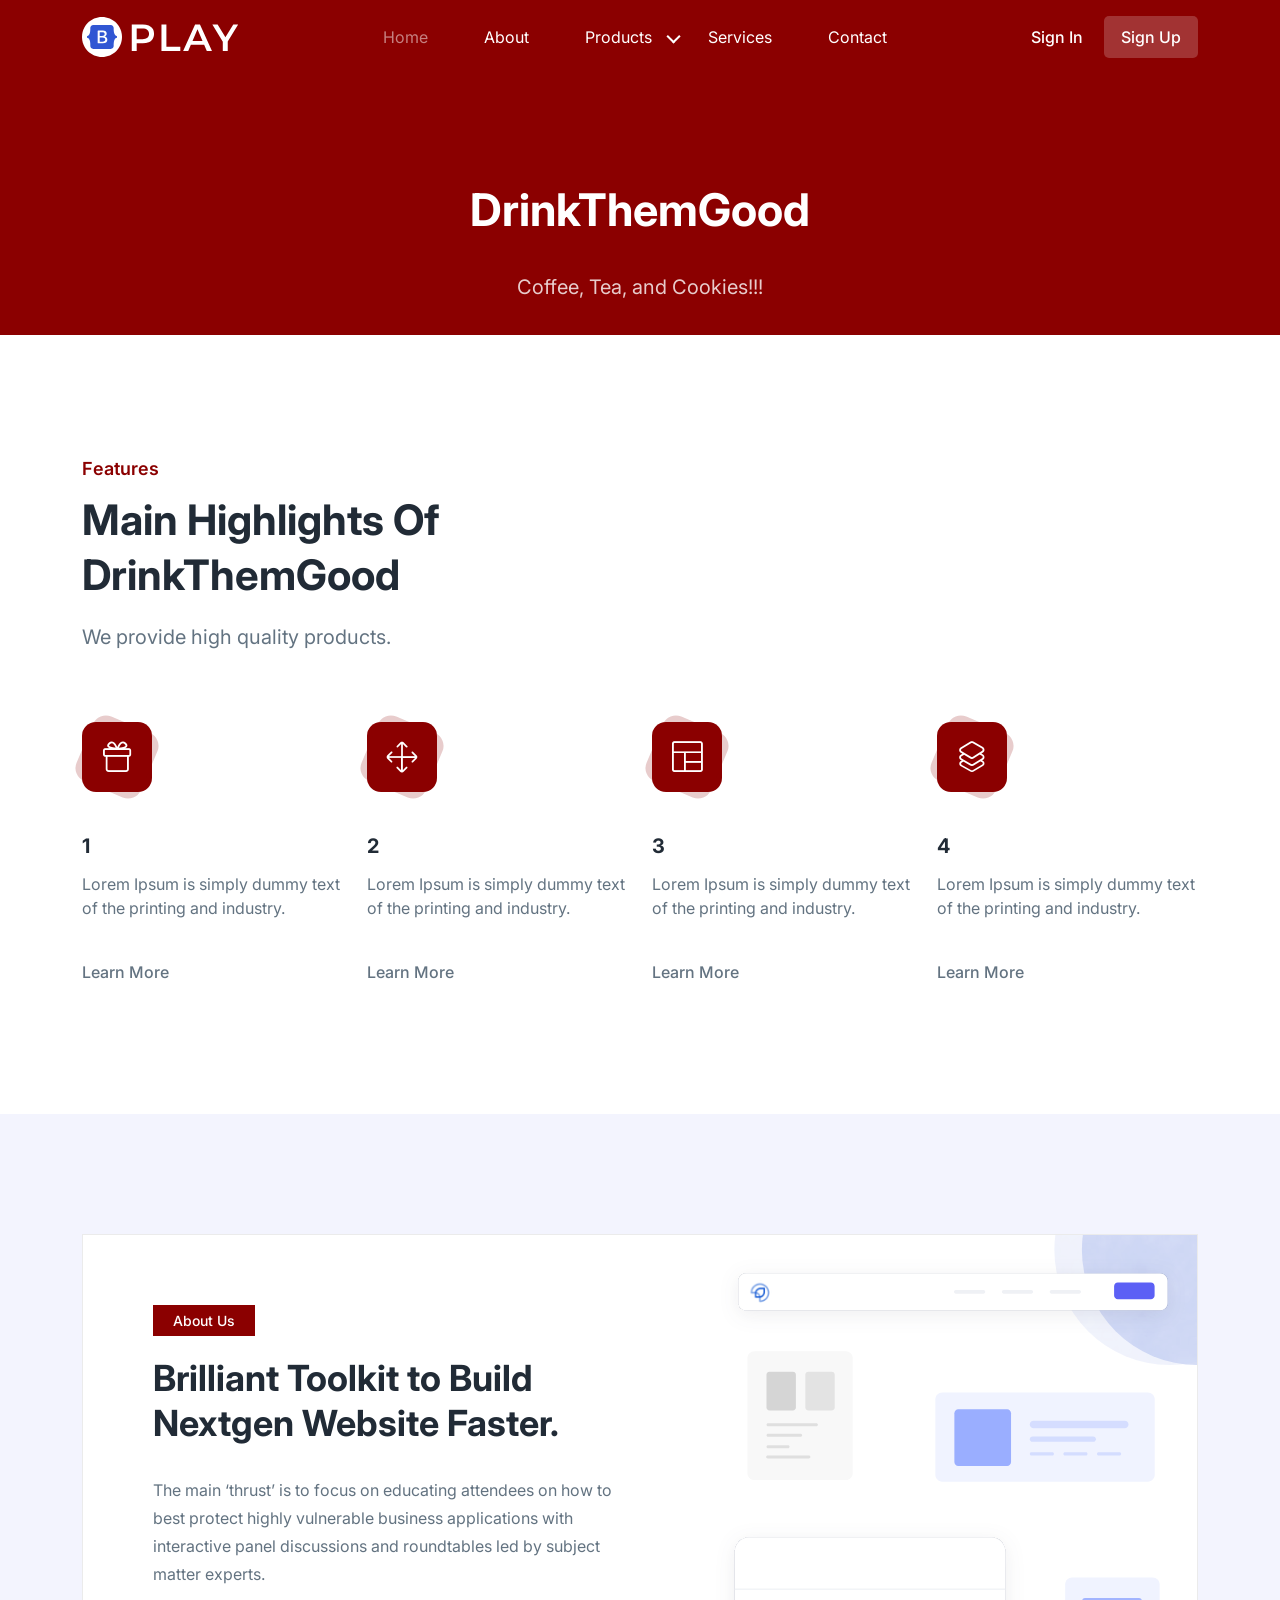
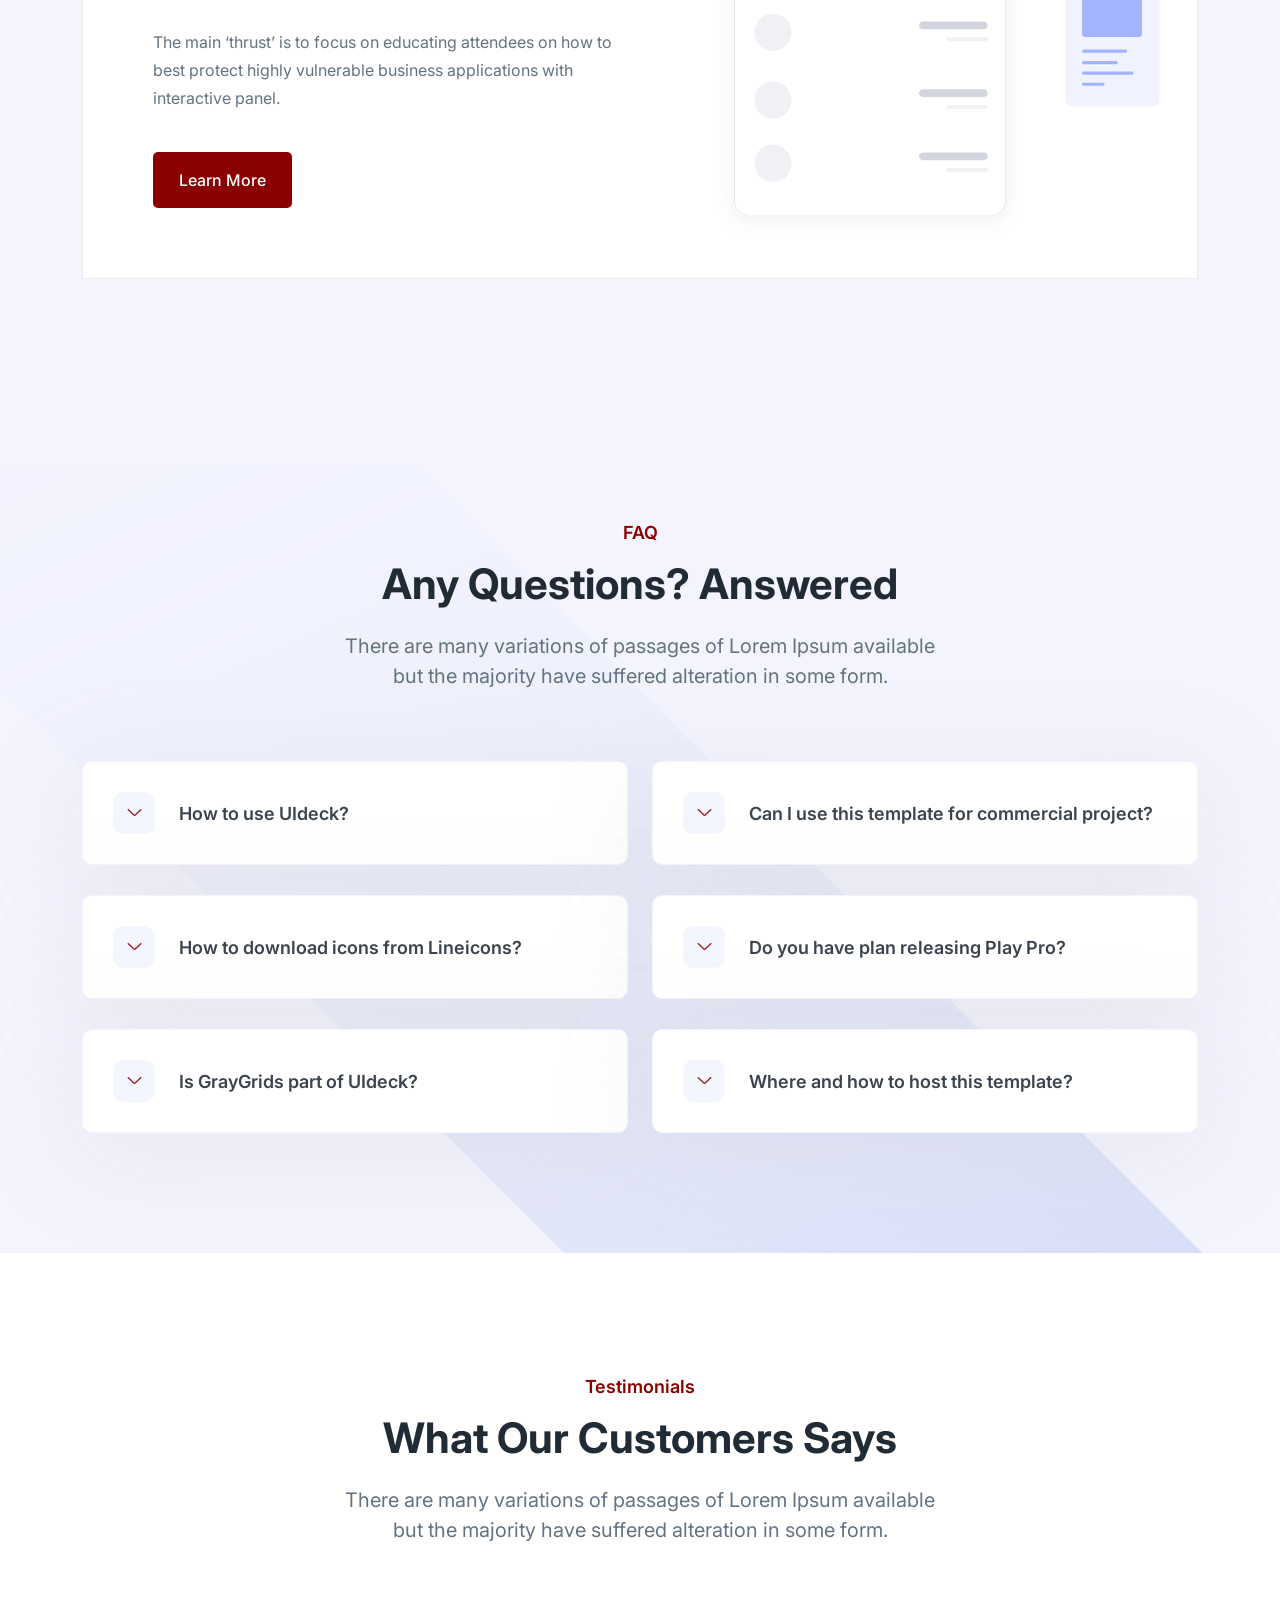
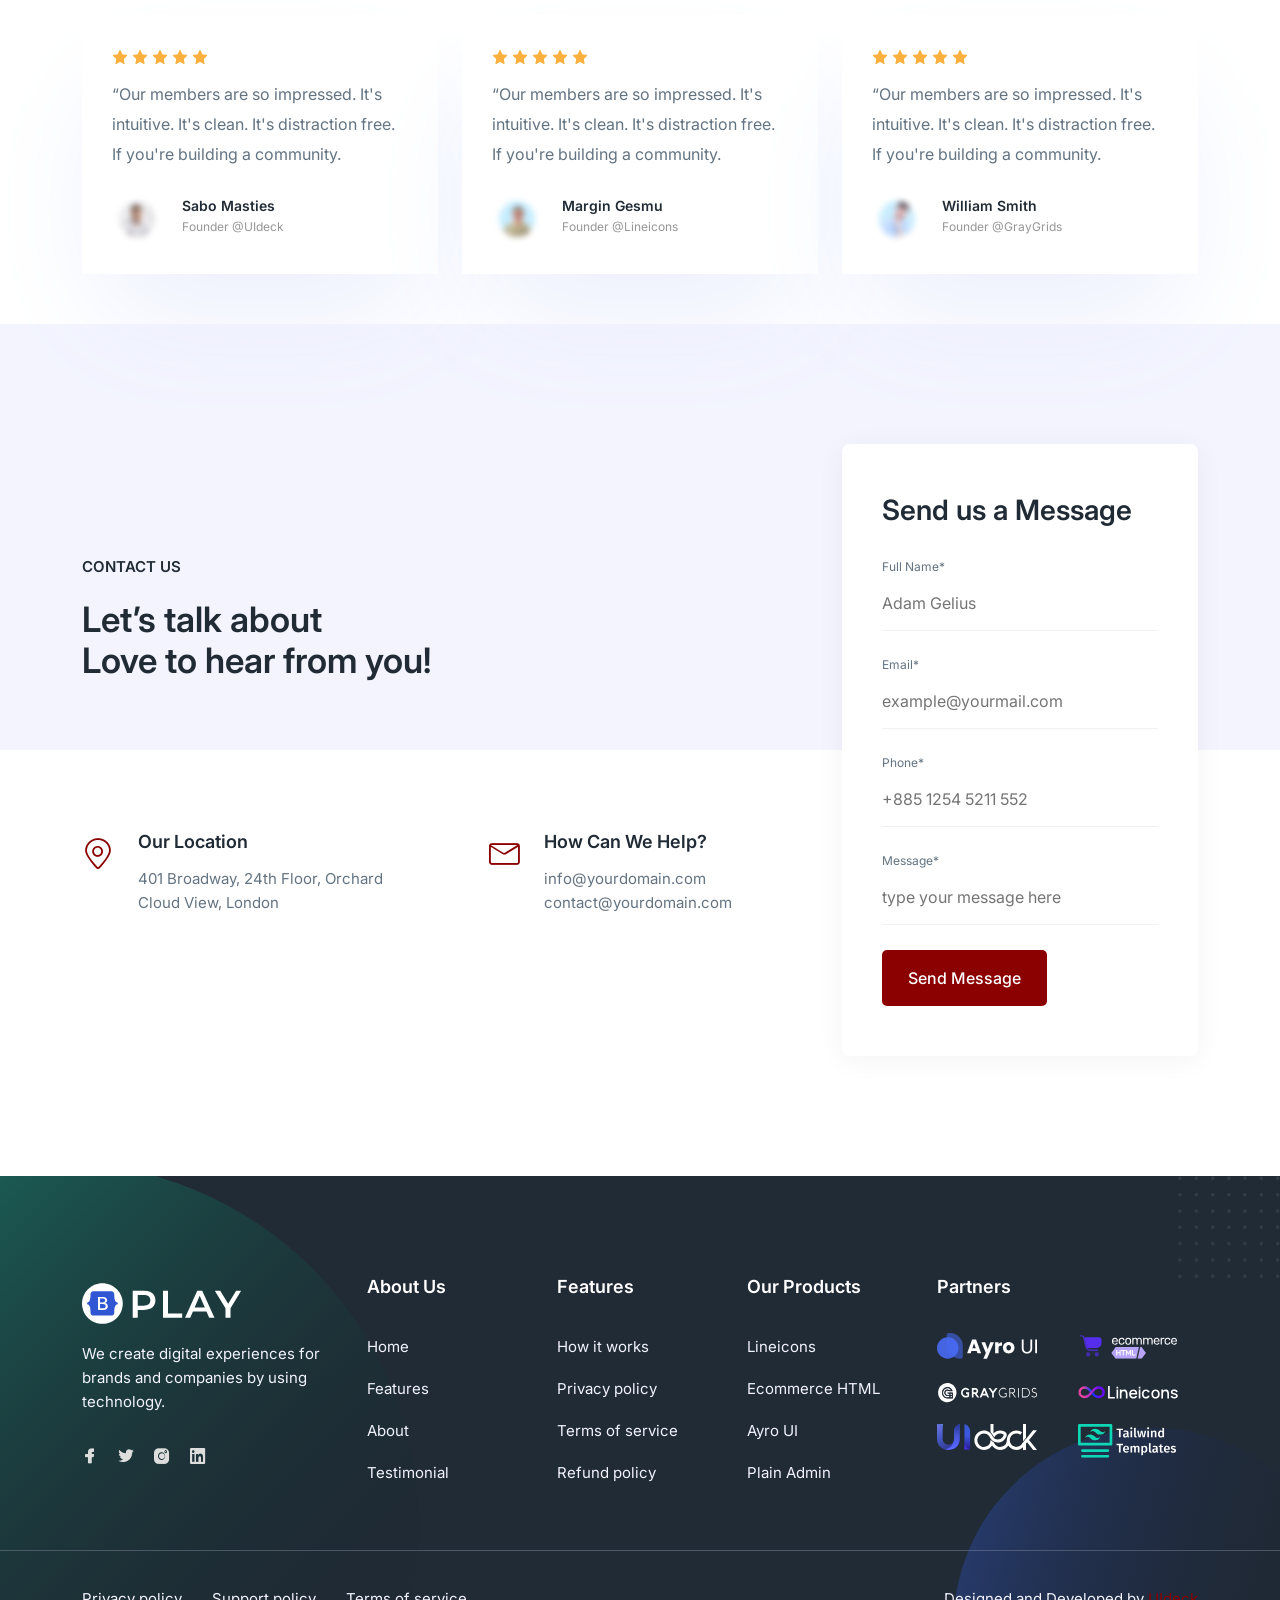
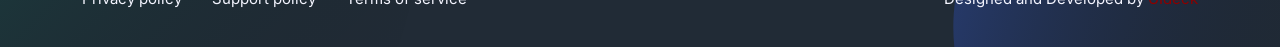
<file: index.html>
<!-- =========

	Template Name: Play
	Author: UIdeck
	Author URI: https://uideck.com/
	Support: https://uideck.com/support/
	Version: 1.1

========== -->

<!DOCTYPE html>
<html lang="en">
  <head>
    <meta charset="UTF-8" />
    <meta http-equiv="X-UA-Compatible" content="IE=edge" />
    <meta name="viewport" content="width=device-width, initial-scale=1.0" />
    <title>DrinkThemGood</title>

    <!-- Primary Meta Tags -->
<meta name="title" content="DrinkThemGood">
<meta name="description" content="DrinkThemGood">

<!-- Open Graph / Facebook -->
<meta property="og:type" content="website">
<meta property="og:url" content="https://uideck.com/play/">
<meta property="og:title" content="Play - Free Open Source HTML Bootstrap Template by UIdeck">
<meta property="og:description" content="Play - Free Open Source HTML Bootstrap Template by UIdeck Team">
<meta property="og:image" content="https://uideck.com/wp-content/uploads/2021/09/play-meta-bs.jpg">

<!-- Twitter -->
<meta property="twitter:card" content="summary_large_image">
<meta property="twitter:url" content="https://uideck.com/play/">
<meta property="twitter:title" content="Play - Free Open Source HTML Bootstrap Template by UIdeck">
<meta property="twitter:description" content="Play - Free Open Source HTML Bootstrap Template by UIdeck Team">
<meta property="twitter:image" content="https://uideck.com/wp-content/uploads/2021/09/play-meta-bs.jpg">

    <!--====== Favicon Icon ======-->
    <link
      rel="shortcut icon"
      href="assets/images/favicon.svg"
      type="image/svg"
    />

    <!-- ===== All CSS files ===== -->
    <link rel="stylesheet" href="assets/css/bootstrap.min.css" />
    <link rel="stylesheet" href="assets/css/animate.css" />
    <link rel="stylesheet" href="assets/css/lineicons.css" />
    <link rel="stylesheet" href="assets/css/ud-styles.css" />
  </head>
  <body>
    <!-- ====== Header Start ====== -->
    <header class="ud-header">
      <div class="container">
        <div class="row">
          <div class="col-lg-12">
            <nav class="navbar navbar-expand-lg">
              <a class="navbar-brand" href="index.html">
                <img src="assets/images/logo/logo.svg" alt="Logo" />
              </a>
              <button class="navbar-toggler">
                <span class="toggler-icon"> </span>
                <span class="toggler-icon"> </span>
                <span class="toggler-icon"> </span>
              </button>

              <div class="navbar-collapse">
                <ul id="nav" class="navbar-nav mx-auto">
                  <li class="nav-item">
                    <a class="ud-menu-scroll" href="#home">Home</a>
                  </li>
                  <li class="nav-item">
                    <a class="ud-menu-scroll" href="#about">About</a>
                  </li>
                  <li class="nav-item nav-item-has-children">
                    <a href="javascript:void(0)"> Products </a>
                    <ul class="ud-submenu">
                      <li class="ud-submenu-item">
                        <a href="about.html" class="ud-submenu-link">
                          Coffee
                        </a>
                      </li>
                      <li class="ud-submenu-item">
                        <a href="pricing.html" class="ud-submenu-link">
                          Tea
                        </a>
                      </li>
                      <li class="ud-submenu-item">
                        <a href="contact.html" class="ud-submenu-link">
                          Cookies
                        </a>
                      </li>
                    </ul>
                  </li>
                  <li class="nav-item">
                    <a class="ud-menu-scroll" href="#team">Services</a>
                  </li>
                  <li class="nav-item">
                    <a class="ud-menu-scroll" href="#contact">Contact</a>
                  </li>
                </ul>
              </div>

              <div class="navbar-btn d-none d-sm-inline-block">
                <a href="login.html" class="ud-main-btn ud-login-btn">
                  Sign In
                </a>
                <a class="ud-main-btn ud-white-btn" href="javascript:void(0)">
                  Sign Up
                </a>
              </div>
            </nav>
          </div>
        </div>
      </div>
    </header>
    <!-- ====== Header End ====== -->

    <!-- ====== Hero Start ====== -->
    <section class="ud-hero" id="home">
      <div class="container">
        <div class="row">
          <div class="col-lg-12">
            <div class="ud-hero-content wow fadeInUp" data-wow-delay=".2s">
              <h1 class="ud-hero-title">
                DrinkThemGood
              </h1>
              <p class="ud-hero-desc">
                Coffee, Tea, and Cookies!!!
              </p>
            </div>
          </div>
        </div>
      </div>
    </section>
    <!-- ====== Hero End ====== -->

    <!-- ====== Features Start ====== -->
    <section id="features" class="ud-features">
      <div class="container">
        <div class="row">
          <div class="col-lg-12">
            <div class="ud-section-title">
              <span>Features</span>
              <h2>Main Highlights of DrinkThemGood</h2>
              <p>
                We provide high quality products.
              </p>
            </div>
          </div>
        </div>
        <div class="row">
          <div class="col-xl-3 col-lg-3 col-sm-6">
            <div class="ud-single-feature wow fadeInUp" data-wow-delay=".1s">
              <div class="ud-feature-icon">
                <i class="lni lni-gift"></i>
              </div>
              <div class="ud-feature-content">
                <h3 class="ud-feature-title">1</h3>
                <p class="ud-feature-desc">
                  Lorem Ipsum is simply dummy text of the printing and industry.
                </p>
                <a href="javascript:void(0)" class="ud-feature-link">
                  Learn More
                </a>
              </div>
            </div>
          </div>
          <div class="col-xl-3 col-lg-3 col-sm-6">
            <div class="ud-single-feature wow fadeInUp" data-wow-delay=".15s">
              <div class="ud-feature-icon">
                <i class="lni lni-move"></i>
              </div>
              <div class="ud-feature-content">
                <h3 class="ud-feature-title">2</h3>
                <p class="ud-feature-desc">
                  Lorem Ipsum is simply dummy text of the printing and industry.
                </p>
                <a href="javascript:void(0)" class="ud-feature-link">
                  Learn More
                </a>
              </div>
            </div>
          </div>
          <div class="col-xl-3 col-lg-3 col-sm-6">
            <div class="ud-single-feature wow fadeInUp" data-wow-delay=".2s">
              <div class="ud-feature-icon">
                <i class="lni lni-layout"></i>
              </div>
              <div class="ud-feature-content">
                <h3 class="ud-feature-title">3</h3>
                <p class="ud-feature-desc">
                  Lorem Ipsum is simply dummy text of the printing and industry.
                </p>
                <a href="javascript:void(0)" class="ud-feature-link">
                  Learn More
                </a>
              </div>
            </div>
          </div>
          <div class="col-xl-3 col-lg-3 col-sm-6">
            <div class="ud-single-feature wow fadeInUp" data-wow-delay=".25s">
              <div class="ud-feature-icon">
                <i class="lni lni-layers"></i>
              </div>
              <div class="ud-feature-content">
                <h3 class="ud-feature-title">4</h3>
                <p class="ud-feature-desc">
                  Lorem Ipsum is simply dummy text of the printing and industry.
                </p>
                <a href="javascript:void(0)" class="ud-feature-link">
                  Learn More
                </a>
              </div>
            </div>
          </div>
        </div>
      </div>
    </section>
    <!-- ====== Features End ====== -->

    <!-- ====== About Start ====== -->
    <section id="about" class="ud-about">
      <div class="container">
        <div class="ud-about-wrapper wow fadeInUp" data-wow-delay=".2s">
          <div class="ud-about-content-wrapper">
            <div class="ud-about-content">
              <span class="tag">About Us</span>
              <h2>Brilliant Toolkit to Build Nextgen Website Faster.</h2>
              <p>
                The main ‘thrust’ is to focus on educating attendees on how to
                best protect highly vulnerable business applications with
                interactive panel discussions and roundtables led by subject
                matter experts.
              </p>

              <p>
                The main ‘thrust’ is to focus on educating attendees on how to
                best protect highly vulnerable business applications with
                interactive panel.
              </p>
              <a href="javascript:void(0)" class="ud-main-btn">Learn More</a>
            </div>
          </div>
          <div class="ud-about-image">
            <img src="assets/images/about/about-image.svg" alt="about-image" />
          </div>
        </div>
      </div>
    </section>
    <!-- ====== About End ====== -->

    <!-- ====== FAQ Start ====== -->
    <section id="faq" class="ud-faq">
      <div class="shape">
        <img src="assets/images/faq/shape.svg" alt="shape" />
      </div>
      <div class="container">
        <div class="row">
          <div class="col-lg-12">
            <div class="ud-section-title text-center mx-auto">
              <span>FAQ</span>
              <h2>Any Questions? Answered</h2>
              <p>
                There are many variations of passages of Lorem Ipsum available
                but the majority have suffered alteration in some form.
              </p>
            </div>
          </div>
        </div>

        <div class="row">
          <div class="col-lg-6">
            <div class="ud-single-faq wow fadeInUp" data-wow-delay=".1s">
              <div class="accordion">
                <button
                  class="ud-faq-btn collapsed"
                  data-bs-toggle="collapse"
                  data-bs-target="#collapseOne"
                >
                  <span class="icon flex-shrink-0">
                    <i class="lni lni-chevron-down"></i>
                  </span>
                  <span>How to use UIdeck?</span>
                </button>
                <div id="collapseOne" class="accordion-collapse collapse">
                  <div class="ud-faq-body">
                    Lorem Ipsum is simply dummy text of the printing and
                    typesetting industry. Lorem Ipsum has been the industry's
                    standard dummy text ever since the 1500s, when an unknown
                    printer took a galley of type and scrambled it to make a
                    type specimen book.
                  </div>
                </div>
              </div>
            </div>
            <div class="ud-single-faq wow fadeInUp" data-wow-delay=".15s">
              <div class="accordion">
                <button
                  class="ud-faq-btn collapsed"
                  data-bs-toggle="collapse"
                  data-bs-target="#collapseTwo"
                >
                  <span class="icon flex-shrink-0">
                    <i class="lni lni-chevron-down"></i>
                  </span>
                  <span>How to download icons from Lineicons?</span>
                </button>
                <div id="collapseTwo" class="accordion-collapse collapse">
                  <div class="ud-faq-body">
                    Lorem Ipsum is simply dummy text of the printing and
                    typesetting industry. Lorem Ipsum has been the industry's
                    standard dummy text ever since the 1500s, when an unknown
                    printer took a galley of type and scrambled it to make a
                    type specimen book.
                  </div>
                </div>
              </div>
            </div>
            <div class="ud-single-faq wow fadeInUp" data-wow-delay=".2s">
              <div class="accordion">
                <button
                  class="ud-faq-btn collapsed"
                  data-bs-toggle="collapse"
                  data-bs-target="#collapseThree"
                >
                  <span class="icon flex-shrink-0">
                    <i class="lni lni-chevron-down"></i>
                  </span>
                  <span>Is GrayGrids part of UIdeck?</span>
                </button>
                <div id="collapseThree" class="accordion-collapse collapse">
                  <div class="ud-faq-body">
                    Lorem Ipsum is simply dummy text of the printing and
                    typesetting industry. Lorem Ipsum has been the industry's
                    standard dummy text ever since the 1500s, when an unknown
                    printer took a galley of type and scrambled it to make a
                    type specimen book.
                  </div>
                </div>
              </div>
            </div>
          </div>
          <div class="col-lg-6">
            <div class="ud-single-faq wow fadeInUp" data-wow-delay=".1s">
              <div class="accordion">
                <button
                  class="ud-faq-btn collapsed"
                  data-bs-toggle="collapse"
                  data-bs-target="#collapseFour"
                >
                  <span class="icon flex-shrink-0">
                    <i class="lni lni-chevron-down"></i>
                  </span>
                  <span>Can I use this template for commercial project?</span>
                </button>
                <div id="collapseFour" class="accordion-collapse collapse">
                  <div class="ud-faq-body">
                    Lorem Ipsum is simply dummy text of the printing and
                    typesetting industry. Lorem Ipsum has been the industry's
                    standard dummy text ever since the 1500s, when an unknown
                    printer took a galley of type and scrambled it to make a
                    type specimen book.
                  </div>
                </div>
              </div>
            </div>
            <div class="ud-single-faq wow fadeInUp" data-wow-delay=".15s">
              <div class="accordion">
                <button
                  class="ud-faq-btn collapsed"
                  data-bs-toggle="collapse"
                  data-bs-target="#collapseFive"
                >
                  <span class="icon flex-shrink-0">
                    <i class="lni lni-chevron-down"></i>
                  </span>
                  <span>Do you have plan releasing Play Pro?</span>
                </button>
                <div id="collapseFive" class="accordion-collapse collapse">
                  <div class="ud-faq-body">
                    Lorem Ipsum is simply dummy text of the printing and
                    typesetting industry. Lorem Ipsum has been the industry's
                    standard dummy text ever since the 1500s, when an unknown
                    printer took a galley of type and scrambled it to make a
                    type specimen book.
                  </div>
                </div>
              </div>
            </div>
            <div class="ud-single-faq wow fadeInUp" data-wow-delay=".2s">
              <div class="accordion">
                <button
                  class="ud-faq-btn collapsed"
                  data-bs-toggle="collapse"
                  data-bs-target="#collapseSix"
                >
                  <span class="icon flex-shrink-0">
                    <i class="lni lni-chevron-down"></i>
                  </span>
                  <span>Where and how to host this template?</span>
                </button>
                <div id="collapseSix" class="accordion-collapse collapse">
                  <div class="ud-faq-body">
                    Lorem Ipsum is simply dummy text of the printing and
                    typesetting industry. Lorem Ipsum has been the industry's
                    standard dummy text ever since the 1500s, when an unknown
                    printer took a galley of type and scrambled it to make a
                    type specimen book.
                  </div>
                </div>
              </div>
            </div>
          </div>
        </div>
      </div>
    </section>
    <!-- ====== FAQ End ====== -->

    <!-- ====== Testimonials Start ====== -->
    <section id="testimonials" class="ud-testimonials">
      <div class="container">
        <div class="row">
          <div class="col-lg-12">
            <div class="ud-section-title mx-auto text-center">
              <span>Testimonials</span>
              <h2>What our Customers Says</h2>
              <p>
                There are many variations of passages of Lorem Ipsum available
                but the majority have suffered alteration in some form.
              </p>
            </div>
          </div>
        </div>

        <div class="row">
          <div class="col-lg-4 col-md-6">
            <div
              class="ud-single-testimonial wow fadeInUp"
              data-wow-delay=".1s"
            >
              <div class="ud-testimonial-ratings">
                <i class="lni lni-star-filled"></i>
                <i class="lni lni-star-filled"></i>
                <i class="lni lni-star-filled"></i>
                <i class="lni lni-star-filled"></i>
                <i class="lni lni-star-filled"></i>
              </div>
              <div class="ud-testimonial-content">
                <p>
                  “Our members are so impressed. It's intuitive. It's clean.
                  It's distraction free. If you're building a community.
                </p>
              </div>
              <div class="ud-testimonial-info">
                <div class="ud-testimonial-image">
                  <img
                    src="assets/images/testimonials/author-01.png"
                    alt="author"
                  />
                </div>
                <div class="ud-testimonial-meta">
                  <h4>Sabo Masties</h4>
                  <p>Founder @UIdeck</p>
                </div>
              </div>
            </div>
          </div>
          <div class="col-lg-4 col-md-6">
            <div
              class="ud-single-testimonial wow fadeInUp"
              data-wow-delay=".15s"
            >
              <div class="ud-testimonial-ratings">
                <i class="lni lni-star-filled"></i>
                <i class="lni lni-star-filled"></i>
                <i class="lni lni-star-filled"></i>
                <i class="lni lni-star-filled"></i>
                <i class="lni lni-star-filled"></i>
              </div>
              <div class="ud-testimonial-content">
                <p>
                  “Our members are so impressed. It's intuitive. It's clean.
                  It's distraction free. If you're building a community.
                </p>
              </div>
              <div class="ud-testimonial-info">
                <div class="ud-testimonial-image">
                  <img
                    src="assets/images/testimonials/author-02.png"
                    alt="author"
                  />
                </div>
                <div class="ud-testimonial-meta">
                  <h4>Margin Gesmu</h4>
                  <p>Founder @Lineicons</p>
                </div>
              </div>
            </div>
          </div>
          <div class="col-lg-4 col-md-6">
            <div
              class="ud-single-testimonial wow fadeInUp"
              data-wow-delay=".2s"
            >
              <div class="ud-testimonial-ratings">
                <i class="lni lni-star-filled"></i>
                <i class="lni lni-star-filled"></i>
                <i class="lni lni-star-filled"></i>
                <i class="lni lni-star-filled"></i>
                <i class="lni lni-star-filled"></i>
              </div>
              <div class="ud-testimonial-content">
                <p>
                  “Our members are so impressed. It's intuitive. It's clean.
                  It's distraction free. If you're building a community.
                </p>
              </div>
              <div class="ud-testimonial-info">
                <div class="ud-testimonial-image">
                  <img
                    src="assets/images/testimonials/author-03.png"
                    alt="author"
                  />
                </div>
                <div class="ud-testimonial-meta">
                  <h4>William Smith</h4>
                  <p>Founder @GrayGrids</p>
                </div>
              </div>
            </div>
          </div>
        </div>
      </div>
    </section>
    <!-- ====== Testimonials End ====== -->

    <!-- ====== Contact Start ====== -->
    <section id="contact" class="ud-contact">
      <div class="container">
        <div class="row align-items-center">
          <div class="col-xl-8 col-lg-7">
            <div class="ud-contact-content-wrapper">
              <div class="ud-contact-title">
                <span>CONTACT US</span>
                <h2>
                  Let’s talk about <br />
                  Love to hear from you!
                </h2>
              </div>
              <div class="ud-contact-info-wrapper">
                <div class="ud-single-info">
                  <div class="ud-info-icon">
                    <i class="lni lni-map-marker"></i>
                  </div>
                  <div class="ud-info-meta">
                    <h5>Our Location</h5>
                    <p>401 Broadway, 24th Floor, Orchard Cloud View, London</p>
                  </div>
                </div>
                <div class="ud-single-info">
                  <div class="ud-info-icon">
                    <i class="lni lni-envelope"></i>
                  </div>
                  <div class="ud-info-meta">
                    <h5>How Can We Help?</h5>
                    <p>info@yourdomain.com</p>
                    <p>contact@yourdomain.com</p>
                  </div>
                </div>
              </div>
            </div>
          </div>
          <div class="col-xl-4 col-lg-5">
            <div
              class="ud-contact-form-wrapper wow fadeInUp"
              data-wow-delay=".2s"
            >
              <h3 class="ud-contact-form-title">Send us a Message</h3>
              <form class="ud-contact-form">
                <div class="ud-form-group">
                  <label for="fullName">Full Name*</label>
                  <input
                    type="text"
                    name="fullName"
                    placeholder="Adam Gelius"
                  />
                </div>
                <div class="ud-form-group">
                  <label for="email">Email*</label>
                  <input
                    type="email"
                    name="email"
                    placeholder="example@yourmail.com"
                  />
                </div>
                <div class="ud-form-group">
                  <label for="phone">Phone*</label>
                  <input
                    type="text"
                    name="phone"
                    placeholder="+885 1254 5211 552"
                  />
                </div>
                <div class="ud-form-group">
                  <label for="message">Message*</label>
                  <textarea
                    name="message"
                    rows="1"
                    placeholder="type your message here"
                  ></textarea>
                </div>
                <div class="ud-form-group mb-0">
                  <button type="submit" class="ud-main-btn">
                    Send Message
                  </button>
                </div>
              </form>
            </div>
          </div>
        </div>
      </div>
    </section>
    <!-- ====== Contact End ====== -->

    <!-- ====== Footer Start ====== -->
    <footer class="ud-footer wow fadeInUp" data-wow-delay=".15s">
      <div class="shape shape-1">
        <img src="assets/images/footer/shape-1.svg" alt="shape" />
      </div>
      <div class="shape shape-2">
        <img src="assets/images/footer/shape-2.svg" alt="shape" />
      </div>
      <div class="shape shape-3">
        <img src="assets/images/footer/shape-3.svg" alt="shape" />
      </div>
      <div class="ud-footer-widgets">
        <div class="container">
          <div class="row">
            <div class="col-xl-3 col-lg-4 col-md-6">
              <div class="ud-widget">
                <a href="index.html" class="ud-footer-logo">
                  <img src="assets/images/logo/logo.svg" alt="logo" />
                </a>
                <p class="ud-widget-desc">
                  We create digital experiences for brands and companies by
                  using technology.
                </p>
                <ul class="ud-widget-socials">
                  <li>
                    <a href="https://twitter.com/MusharofChy">
                      <i class="lni lni-facebook-filled"></i>
                    </a>
                  </li>
                  <li>
                    <a href="https://twitter.com/MusharofChy">
                      <i class="lni lni-twitter-filled"></i>
                    </a>
                  </li>
                  <li>
                    <a href="https://twitter.com/MusharofChy">
                      <i class="lni lni-instagram-filled"></i>
                    </a>
                  </li>
                  <li>
                    <a href="https://twitter.com/MusharofChy">
                      <i class="lni lni-linkedin-original"></i>
                    </a>
                  </li>
                </ul>
              </div>
            </div>

            <div class="col-xl-2 col-lg-2 col-md-6 col-sm-6">
              <div class="ud-widget">
                <h5 class="ud-widget-title">About Us</h5>
                <ul class="ud-widget-links">
                  <li>
                    <a href="javascript:void(0)">Home</a>
                  </li>
                  <li>
                    <a href="javascript:void(0)">Features</a>
                  </li>
                  <li>
                    <a href="javascript:void(0)">About</a>
                  </li>
                  <li>
                    <a href="javascript:void(0)">Testimonial</a>
                  </li>
                </ul>
              </div>
            </div>
            <div class="col-xl-2 col-lg-3 col-md-6 col-sm-6">
              <div class="ud-widget">
                <h5 class="ud-widget-title">Features</h5>
                <ul class="ud-widget-links">
                  <li>
                    <a href="javascript:void(0)">How it works</a>
                  </li>
                  <li>
                    <a href="javascript:void(0)">Privacy policy</a>
                  </li>
                  <li>
                    <a href="javascript:void(0)">Terms of service</a>
                  </li>
                  <li>
                    <a href="javascript:void(0)">Refund policy</a>
                  </li>
                </ul>
              </div>
            </div>
            <div class="col-xl-2 col-lg-3 col-md-6 col-sm-6">
              <div class="ud-widget">
                <h5 class="ud-widget-title">Our Products</h5>
                <ul class="ud-widget-links">
                  <li>
                    <a
                      href="https://lineicons.com/"
                      rel="nofollow noopner"
                      target="_blank"
                      >Lineicons
                    </a>
                  </li>
                  <li>
                    <a
                      href="https://ecommercehtml.com/"
                      rel="nofollow noopner"
                      target="_blank"
                      >Ecommerce HTML</a
                    >
                  </li>
                  <li>
                    <a
                      href="https://ayroui.com/"
                      rel="nofollow noopner"
                      target="_blank"
                      >Ayro UI</a
                    >
                  </li>
                  <li>
                    <a
                      href="https://graygrids.com/"
                      rel="nofollow noopner"
                      target="_blank"
                      >Plain Admin</a
                    >
                  </li>
                </ul>
              </div>
            </div>
            <div class="col-xl-3 col-lg-6 col-md-8 col-sm-10">
              <div class="ud-widget">
                <h5 class="ud-widget-title">Partners</h5>
                <ul class="ud-widget-brands">
                  <li>
                    <a
                      href="https://ayroui.com/"
                      rel="nofollow noopner"
                      target="_blank"
                    >
                      <img
                        src="assets/images/footer/brands/ayroui.svg"
                        alt="ayroui"
                      />
                    </a>
                  </li>
                  <li>
                    <a
                      href="https://ecommercehtml.com/"
                      rel="nofollow noopner"
                      target="_blank"
                    >
                      <img
                        src="assets/images/footer/brands/ecommerce-html.svg"
                        alt="ecommerce-html"
                      />
                    </a>
                  </li>
                  <li>
                    <a
                      href="https://graygrids.com/"
                      rel="nofollow noopner"
                      target="_blank"
                    >
                      <img
                        src="assets/images/footer/brands/graygrids.svg"
                        alt="graygrids"
                      />
                    </a>
                  </li>
                  <li>
                    <a
                      href="https://lineicons.com/"
                      rel="nofollow noopner"
                      target="_blank"
                    >
                      <img
                        src="assets/images/footer/brands/lineicons.svg"
                        alt="lineicons"
                      />
                    </a>
                  </li>
                  <li>
                    <a
                      href="https://uideck.com/"
                      rel="nofollow noopner"
                      target="_blank"
                    >
                      <img
                        src="assets/images/footer/brands/uideck.svg"
                        alt="uideck"
                      />
                    </a>
                  </li>
                  <li>
                    <a
                      href="https://tailwindtemplates.co/"
                      rel="nofollow noopner"
                      target="_blank"
                    >
                      <img
                        src="assets/images/footer/brands/tailwindtemplates.svg"
                        alt="tailwindtemplates"
                      />
                    </a>
                  </li>
                </ul>
              </div>
            </div>
          </div>
        </div>
      </div>
      <div class="ud-footer-bottom">
        <div class="container">
          <div class="row">
            <div class="col-md-8">
              <ul class="ud-footer-bottom-left">
                <li>
                  <a href="javascript:void(0)">Privacy policy</a>
                </li>
                <li>
                  <a href="javascript:void(0)">Support policy</a>
                </li>
                <li>
                  <a href="javascript:void(0)">Terms of service</a>
                </li>
              </ul>
            </div>
            <div class="col-md-4">
              <p class="ud-footer-bottom-right">
                Designed and Developed by
                <a href="https://uideck.com" rel="nofollow">UIdeck</a>
              </p>
            </div>
          </div>
        </div>
      </div>
    </footer>
    <!-- ====== Footer End ====== -->

    <!-- ====== Back To Top Start ====== -->
    <a href="javascript:void(0)" class="back-to-top">
      <i class="lni lni-chevron-up"> </i>
    </a>
    <!-- ====== Back To Top End ====== -->

    <!-- ====== All Javascript Files ====== -->
    <script src="assets/js/bootstrap.bundle.min.js"></script>
    <script src="assets/js/wow.min.js"></script>
    <script src="assets/js/main.js"></script>
    <script>
      // ==== for menu scroll
      const pageLink = document.querySelectorAll(".ud-menu-scroll");

      pageLink.forEach((elem) => {
        elem.addEventListener("click", (e) => {
          e.preventDefault();
          document.querySelector(elem.getAttribute("href")).scrollIntoView({
            behavior: "smooth",
            offsetTop: 1 - 60,
          });
        });
      });

      // section menu active
      function onScroll(event) {
        const sections = document.querySelectorAll(".ud-menu-scroll");
        const scrollPos =
          window.pageYOffset ||
          document.documentElement.scrollTop ||
          document.body.scrollTop;

        for (let i = 0; i < sections.length; i++) {
          const currLink = sections[i];
          const val = currLink.getAttribute("href");
          const refElement = document.querySelector(val);
          const scrollTopMinus = scrollPos + 73;
          if (
            refElement.offsetTop <= scrollTopMinus &&
            refElement.offsetTop + refElement.offsetHeight > scrollTopMinus
          ) {
            document
              .querySelector(".ud-menu-scroll")
              .classList.remove("active");
            currLink.classList.add("active");
          } else {
            currLink.classList.remove("active");
          }
        }
      }

      window.document.addEventListener("scroll", onScroll);
    </script>
  </body>
</html>
</file>
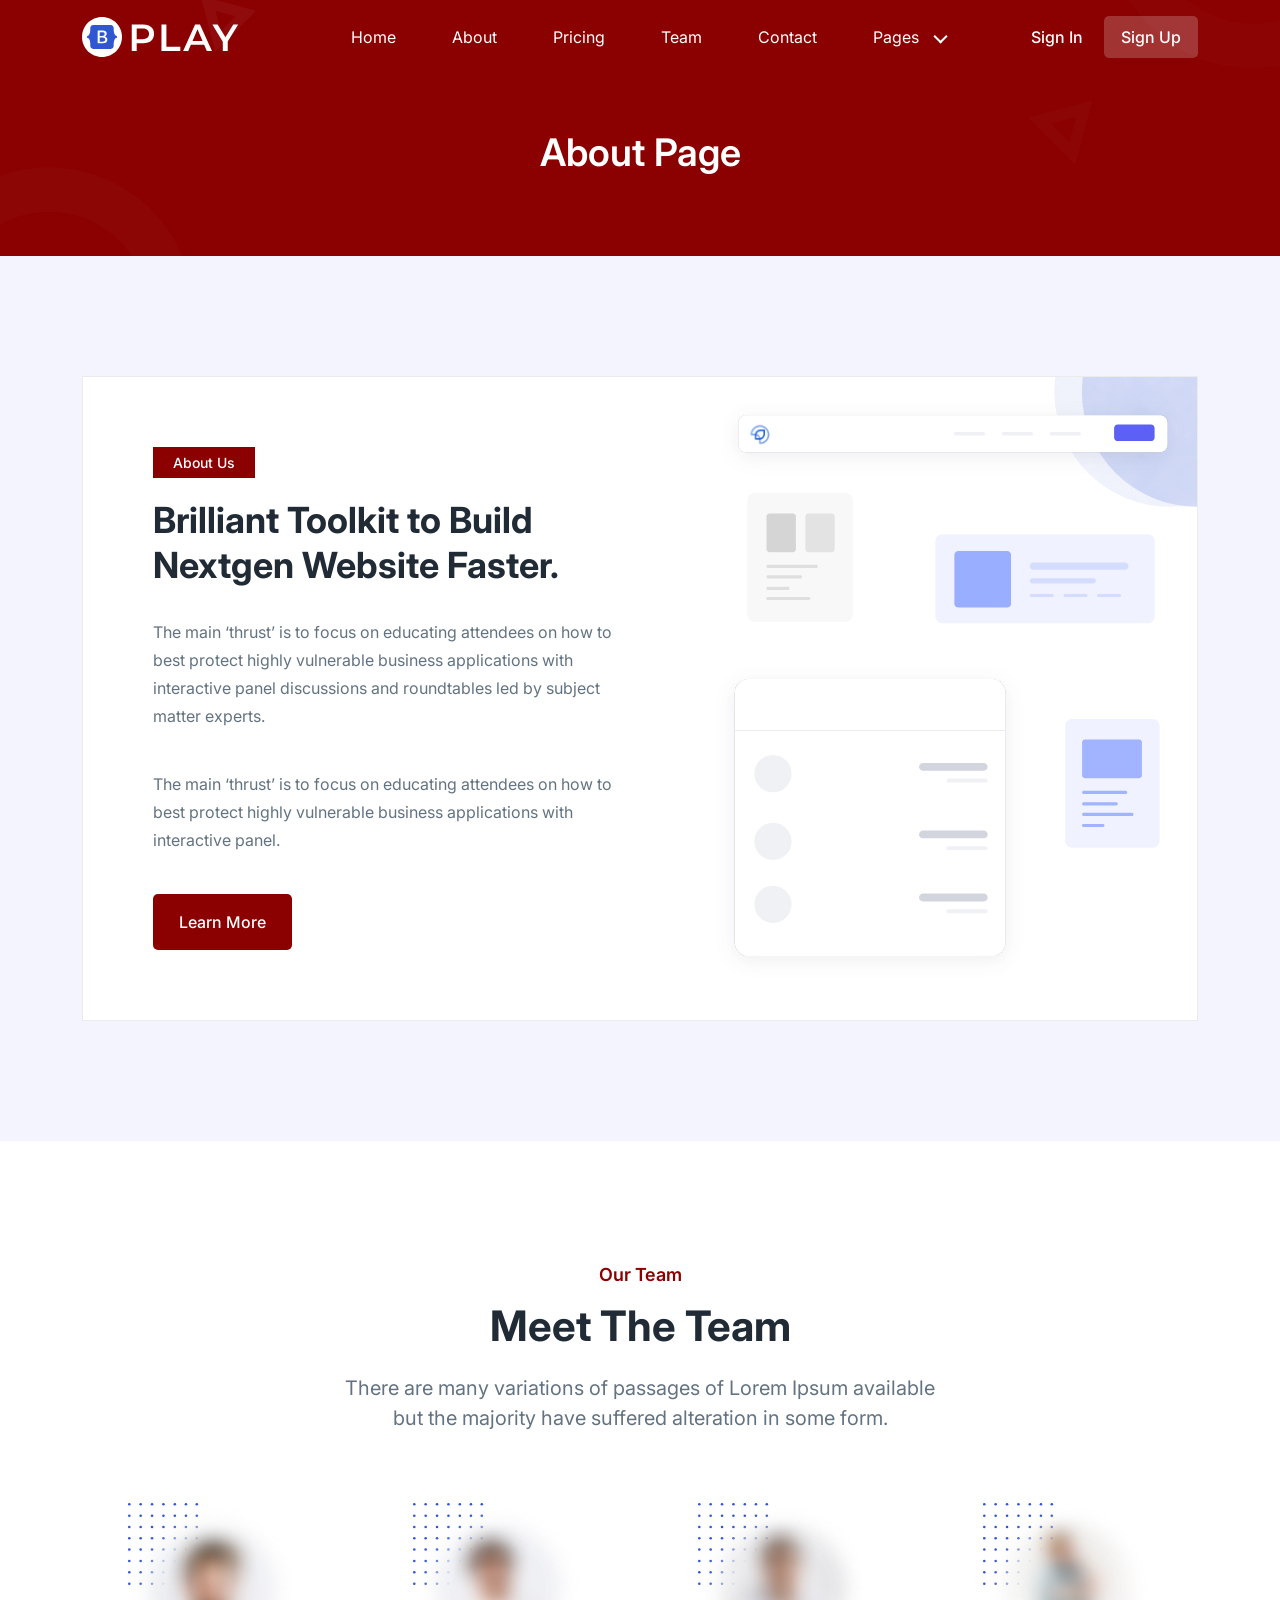
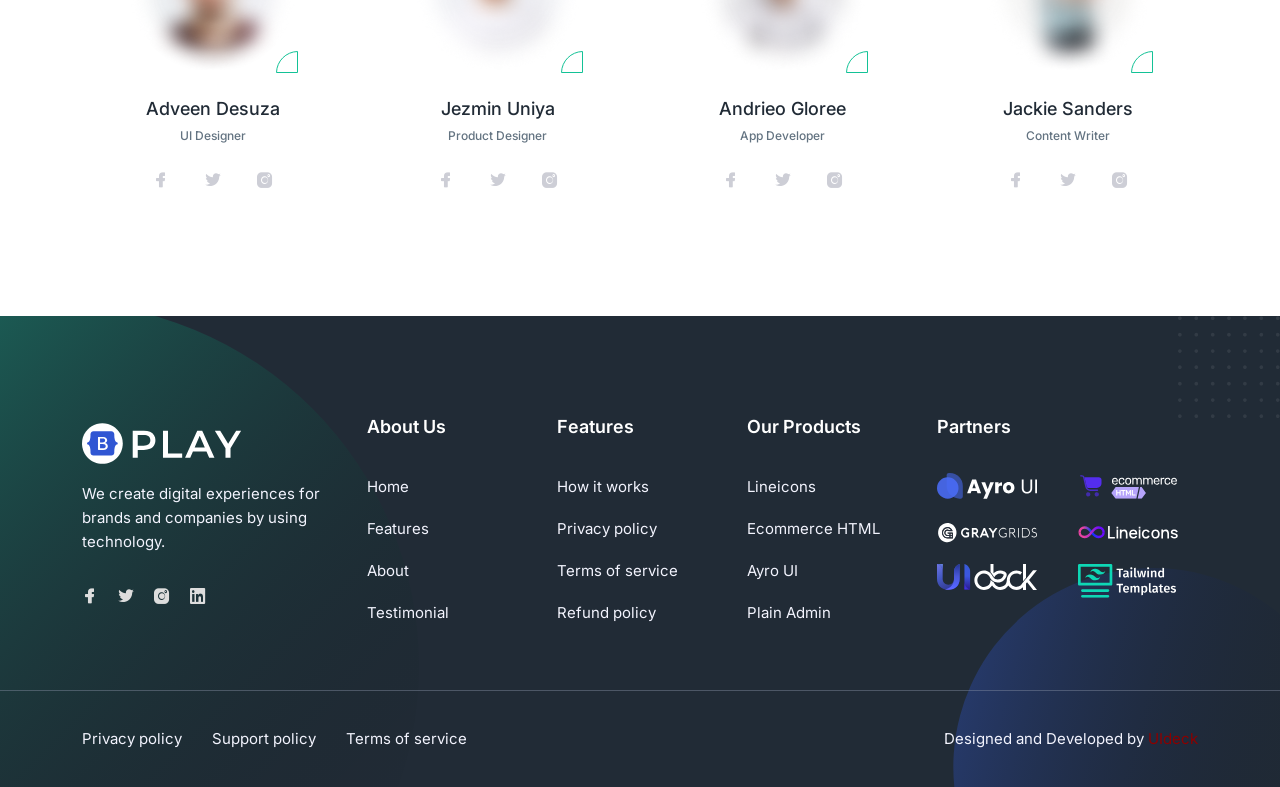
<file: about.html>
<!-- =========

	Template Name: Play
	Author: UIdeck
	Author URI: https://uideck.com/
	Support: https://uideck.com/support/
	Version: 1.1

========== -->

<!DOCTYPE html>
<html lang="en">
  <head>
    <meta charset="UTF-8" />
    <meta http-equiv="X-UA-Compatible" content="IE=edge" />
    <meta name="viewport" content="width=device-width, initial-scale=1.0" />
    <title>Play | Open source Project by UIdeck</title>

    <!--====== Favicon Icon ======-->
    <link
      rel="shortcut icon"
      href="assets/images/favicon.svg"
      type="image/svg"
    />

    <!-- ===== All CSS files ===== -->
    <link rel="stylesheet" href="assets/css/bootstrap.min.css" />
    <link rel="stylesheet" href="assets/css/animate.css" />
    <link rel="stylesheet" href="assets/css/lineicons.css" />
    <link rel="stylesheet" href="assets/css/ud-styles.css" />
  </head>
  <body>
    <!-- ====== Header Start ====== -->
    <header class="ud-header">
      <div class="container">
        <div class="row">
          <div class="col-lg-12">
            <nav class="navbar navbar-expand-lg">
              <a class="navbar-brand" href="index.html">
                <img src="assets/images/logo/logo.svg" alt="Logo" />
              </a>
              <button class="navbar-toggler">
                <span class="toggler-icon"> </span>
                <span class="toggler-icon"> </span>
                <span class="toggler-icon"> </span>
              </button>

              <div class="navbar-collapse">
                <ul id="nav" class="navbar-nav mx-auto">
                  <li class="nav-item">
                    <a class="ud-menu-scroll" href="#home">Home</a>
                  </li>

                  <li class="nav-item">
                    <a class="ud-menu-scroll" href="#about">About</a>
                  </li>
                  <li class="nav-item">
                    <a class="ud-menu-scroll" href="#pricing">Pricing</a>
                  </li>
                  <li class="nav-item">
                    <a class="ud-menu-scroll" href="#team">Team</a>
                  </li>
                  <li class="nav-item">
                    <a class="ud-menu-scroll" href="#contact">Contact</a>
                  </li>
                  <li class="nav-item nav-item-has-children">
                    <a href="javascript:void(0)"> Pages </a>
                    <ul class="ud-submenu">
                      <li class="ud-submenu-item">
                        <a href="about.html" class="ud-submenu-link">
                          About Page
                        </a>
                      </li>
                      <li class="ud-submenu-item">
                        <a href="pricing.html" class="ud-submenu-link">
                          Pricing Page
                        </a>
                      </li>
                      <li class="ud-submenu-item">
                        <a href="contact.html" class="ud-submenu-link">
                          Contact Page
                        </a>
                      </li>
                      <li class="ud-submenu-item">
                        <a href="blog.html" class="ud-submenu-link">
                          Blog Grid Page
                        </a>
                      </li>
                      <li class="ud-submenu-item">
                        <a href="blog-details.html" class="ud-submenu-link">
                          Blog Details Page
                        </a>
                      </li>
                      <li class="ud-submenu-item">
                        <a href="login.html" class="ud-submenu-link">
                          Sign In Page
                        </a>
                      </li>
                      <li class="ud-submenu-item">
                        <a href="404.html" class="ud-submenu-link">404 Page</a>
                      </li>
                    </ul>
                  </li>
                </ul>
              </div>

              <div class="navbar-btn d-none d-sm-inline-block">
                <a href="login.html" class="ud-main-btn ud-login-btn">
                  Sign In
                </a>
                <a class="ud-main-btn ud-white-btn" href="javascript:void(0)">
                  Sign Up
                </a>
              </div>
            </nav>
          </div>
        </div>
      </div>
    </header>
    <!-- ====== Header End ====== -->

    <!-- ====== Banner Start ====== -->
    <section class="ud-page-banner">
      <div class="container">
        <div class="row">
          <div class="col-lg-12">
            <div class="ud-banner-content">
              <h1>About Page</h1>
            </div>
          </div>
        </div>
      </div>
    </section>
    <!-- ====== Banner End ====== -->

    <!-- ====== About Start ====== -->
    <section id="about" class="ud-about">
      <div class="container">
        <div class="ud-about-wrapper wow fadeInUp" data-wow-delay=".2s">
          <div class="ud-about-content-wrapper">
            <div class="ud-about-content">
              <span class="tag">About Us</span>
              <h2>Brilliant Toolkit to Build Nextgen Website Faster.</h2>
              <p>
                The main ‘thrust’ is to focus on educating attendees on how to
                best protect highly vulnerable business applications with
                interactive panel discussions and roundtables led by subject
                matter experts.
              </p>

              <p>
                The main ‘thrust’ is to focus on educating attendees on how to
                best protect highly vulnerable business applications with
                interactive panel.
              </p>
              <a href="javascript:void(0)" class="ud-main-btn">Learn More</a>
            </div>
          </div>
          <div class="ud-about-image">
            <img src="assets/images/about/about-image.svg" alt="about-image" />
          </div>
        </div>
      </div>
    </section>
    <!-- ====== About End ====== -->

    <!-- ====== Team Start ====== -->
    <section id="team" class="ud-team">
      <div class="container">
        <div class="row">
          <div class="col-lg-12">
            <div class="ud-section-title mx-auto text-center">
              <span>Our Team</span>
              <h2>Meet The Team</h2>
              <p>
                There are many variations of passages of Lorem Ipsum available
                but the majority have suffered alteration in some form.
              </p>
            </div>
          </div>
        </div>

        <div class="row">
          <div class="col-xl-3 col-lg-3 col-sm-6">
            <div class="ud-single-team wow fadeInUp" data-wow-delay=".1s">
              <div class="ud-team-image-wrapper">
                <div class="ud-team-image">
                  <img src="assets/images/team/team-01.png" alt="team" />
                </div>

                <img
                  src="assets/images/team/dotted-shape.svg"
                  alt="shape"
                  class="shape shape-1"
                />
                <img
                  src="assets/images/team/shape-2.svg"
                  alt="shape"
                  class="shape shape-2"
                />
              </div>
              <div class="ud-team-info">
                <h5>Adveen Desuza</h5>
                <h6>UI Designer</h6>
              </div>
              <ul class="ud-team-socials">
                <li>
                  <a href="https://twitter.com/MusharofChy">
                    <i class="lni lni-facebook-filled"></i>
                  </a>
                </li>
                <li>
                  <a href="https://twitter.com/MusharofChy">
                    <i class="lni lni-twitter-filled"></i>
                  </a>
                </li>
                <li>
                  <a href="https://twitter.com/MusharofChy">
                    <i class="lni lni-instagram-filled"></i>
                  </a>
                </li>
              </ul>
            </div>
          </div>
          <div class="col-xl-3 col-lg-3 col-sm-6">
            <div class="ud-single-team wow fadeInUp" data-wow-delay=".15s">
              <div class="ud-team-image-wrapper">
                <div class="ud-team-image">
                  <img src="assets/images/team/team-02.png" alt="team" />
                </div>

                <img
                  src="assets/images/team/dotted-shape.svg"
                  alt="shape"
                  class="shape shape-1"
                />
                <img
                  src="assets/images/team/shape-2.svg"
                  alt="shape"
                  class="shape shape-2"
                />
              </div>
              <div class="ud-team-info">
                <h5>Jezmin uniya</h5>
                <h6>Product Designer</h6>
              </div>
              <ul class="ud-team-socials">
                <li>
                  <a href="https://twitter.com/MusharofChy">
                    <i class="lni lni-facebook-filled"></i>
                  </a>
                </li>
                <li>
                  <a href="https://twitter.com/MusharofChy">
                    <i class="lni lni-twitter-filled"></i>
                  </a>
                </li>
                <li>
                  <a href="https://twitter.com/MusharofChy">
                    <i class="lni lni-instagram-filled"></i>
                  </a>
                </li>
              </ul>
            </div>
          </div>
          <div class="col-xl-3 col-lg-3 col-sm-6">
            <div class="ud-single-team wow fadeInUp" data-wow-delay=".2s">
              <div class="ud-team-image-wrapper">
                <div class="ud-team-image">
                  <img src="assets/images/team/team-03.png" alt="team" />
                </div>

                <img
                  src="assets/images/team/dotted-shape.svg"
                  alt="shape"
                  class="shape shape-1"
                />
                <img
                  src="assets/images/team/shape-2.svg"
                  alt="shape"
                  class="shape shape-2"
                />
              </div>
              <div class="ud-team-info">
                <h5>Andrieo Gloree</h5>
                <h6>App Developer</h6>
              </div>
              <ul class="ud-team-socials">
                <li>
                  <a href="https://twitter.com/MusharofChy">
                    <i class="lni lni-facebook-filled"></i>
                  </a>
                </li>
                <li>
                  <a href="https://twitter.com/MusharofChy">
                    <i class="lni lni-twitter-filled"></i>
                  </a>
                </li>
                <li>
                  <a href="https://twitter.com/MusharofChy">
                    <i class="lni lni-instagram-filled"></i>
                  </a>
                </li>
              </ul>
            </div>
          </div>
          <div class="col-xl-3 col-lg-3 col-sm-6">
            <div class="ud-single-team wow fadeInUp" data-wow-delay=".25s">
              <div class="ud-team-image-wrapper">
                <div class="ud-team-image">
                  <img src="assets/images/team/team-04.png" alt="team" />
                </div>

                <img
                  src="assets/images/team/dotted-shape.svg"
                  alt="shape"
                  class="shape shape-1"
                />
                <img
                  src="assets/images/team/shape-2.svg"
                  alt="shape"
                  class="shape shape-2"
                />
              </div>
              <div class="ud-team-info">
                <h5>Jackie Sanders</h5>
                <h6>Content Writer</h6>
              </div>
              <ul class="ud-team-socials">
                <li>
                  <a href="https://twitter.com/MusharofChy">
                    <i class="lni lni-facebook-filled"></i>
                  </a>
                </li>
                <li>
                  <a href="https://twitter.com/MusharofChy">
                    <i class="lni lni-twitter-filled"></i>
                  </a>
                </li>
                <li>
                  <a href="https://twitter.com/MusharofChy">
                    <i class="lni lni-instagram-filled"></i>
                  </a>
                </li>
              </ul>
            </div>
          </div>
        </div>
      </div>
    </section>
    <!-- ====== Team End ====== -->

    <!-- ====== Footer Start ====== -->
    <footer class="ud-footer wow fadeInUp" data-wow-delay=".15s">
      <div class="shape shape-1">
        <img src="assets/images/footer/shape-1.svg" alt="shape" />
      </div>
      <div class="shape shape-2">
        <img src="assets/images/footer/shape-2.svg" alt="shape" />
      </div>
      <div class="shape shape-3">
        <img src="assets/images/footer/shape-3.svg" alt="shape" />
      </div>
      <div class="ud-footer-widgets">
        <div class="container">
          <div class="row">
            <div class="col-xl-3 col-lg-4 col-md-6">
              <div class="ud-widget">
                <a href="index.html" class="ud-footer-logo">
                  <img src="assets/images/logo/logo.svg" alt="logo" />
                </a>
                <p class="ud-widget-desc">
                  We create digital experiences for brands and companies by
                  using technology.
                </p>
                <ul class="ud-widget-socials">
                  <li>
                    <a href="https://twitter.com/MusharofChy">
                      <i class="lni lni-facebook-filled"></i>
                    </a>
                  </li>
                  <li>
                    <a href="https://twitter.com/MusharofChy">
                      <i class="lni lni-twitter-filled"></i>
                    </a>
                  </li>
                  <li>
                    <a href="https://twitter.com/MusharofChy">
                      <i class="lni lni-instagram-filled"></i>
                    </a>
                  </li>
                  <li>
                    <a href="https://twitter.com/MusharofChy">
                      <i class="lni lni-linkedin-original"></i>
                    </a>
                  </li>
                </ul>
              </div>
            </div>

            <div class="col-xl-2 col-lg-2 col-md-6 col-sm-6">
              <div class="ud-widget">
                <h5 class="ud-widget-title">About Us</h5>
                <ul class="ud-widget-links">
                  <li>
                    <a href="javascript:void(0)">Home</a>
                  </li>
                  <li>
                    <a href="javascript:void(0)">Features</a>
                  </li>
                  <li>
                    <a href="javascript:void(0)">About</a>
                  </li>
                  <li>
                    <a href="javascript:void(0)">Testimonial</a>
                  </li>
                </ul>
              </div>
            </div>
            <div class="col-xl-2 col-lg-3 col-md-6 col-sm-6">
              <div class="ud-widget">
                <h5 class="ud-widget-title">Features</h5>
                <ul class="ud-widget-links">
                  <li>
                    <a href="javascript:void(0)">How it works</a>
                  </li>
                  <li>
                    <a href="javascript:void(0)">Privacy policy</a>
                  </li>
                  <li>
                    <a href="javascript:void(0)">Terms of service</a>
                  </li>
                  <li>
                    <a href="javascript:void(0)">Refund policy</a>
                  </li>
                </ul>
              </div>
            </div>
            <div class="col-xl-2 col-lg-3 col-md-6 col-sm-6">
              <div class="ud-widget">
                <h5 class="ud-widget-title">Our Products</h5>
                <ul class="ud-widget-links">
                  <li>
                    <a
                      href="https://lineicons.com/"
                      rel="nofollow noopner"
                      target="_blank"
                      >Lineicons
                    </a>
                  </li>
                  <li>
                    <a
                      href="https://ecommercehtml.com/"
                      rel="nofollow noopner"
                      target="_blank"
                      >Ecommerce HTML</a
                    >
                  </li>
                  <li>
                    <a
                      href="https://ayroui.com/"
                      rel="nofollow noopner"
                      target="_blank"
                      >Ayro UI</a
                    >
                  </li>
                  <li>
                    <a
                      href="https://graygrids.com/"
                      rel="nofollow noopner"
                      target="_blank"
                      >Plain Admin</a
                    >
                  </li>
                </ul>
              </div>
            </div>
            <div class="col-xl-3 col-lg-6 col-md-8 col-sm-10">
              <div class="ud-widget">
                <h5 class="ud-widget-title">Partners</h5>
                <ul class="ud-widget-brands">
                  <li>
                    <a
                      href="https://ayroui.com/"
                      rel="nofollow noopner"
                      target="_blank"
                    >
                      <img
                        src="assets/images/footer/brands/ayroui.svg"
                        alt="ayroui"
                      />
                    </a>
                  </li>
                  <li>
                    <a
                      href="https://ecommercehtml.com/"
                      rel="nofollow noopner"
                      target="_blank"
                    >
                      <img
                        src="assets/images/footer/brands/ecommerce-html.svg"
                        alt="ecommerce-html"
                      />
                    </a>
                  </li>
                  <li>
                    <a
                      href="https://graygrids.com/"
                      rel="nofollow noopner"
                      target="_blank"
                    >
                      <img
                        src="assets/images/footer/brands/graygrids.svg"
                        alt="graygrids"
                      />
                    </a>
                  </li>
                  <li>
                    <a
                      href="https://lineicons.com/"
                      rel="nofollow noopner"
                      target="_blank"
                    >
                      <img
                        src="assets/images/footer/brands/lineicons.svg"
                        alt="lineicons"
                      />
                    </a>
                  </li>
                  <li>
                    <a
                      href="https://uideck.com/"
                      rel="nofollow noopner"
                      target="_blank"
                    >
                      <img
                        src="assets/images/footer/brands/uideck.svg"
                        alt="uideck"
                      />
                    </a>
                  </li>
                  <li>
                    <a
                      href="https://tailwindtemplates.co/"
                      rel="nofollow noopner"
                      target="_blank"
                    >
                      <img
                        src="assets/images/footer/brands/tailwindtemplates.svg"
                        alt="tailwindtemplates"
                      />
                    </a>
                  </li>
                </ul>
              </div>
            </div>
          </div>
        </div>
      </div>
      <div class="ud-footer-bottom">
        <div class="container">
          <div class="row">
            <div class="col-md-8">
              <ul class="ud-footer-bottom-left">
                <li>
                  <a href="javascript:void(0)">Privacy policy</a>
                </li>
                <li>
                  <a href="javascript:void(0)">Support policy</a>
                </li>
                <li>
                  <a href="javascript:void(0)">Terms of service</a>
                </li>
              </ul>
            </div>
            <div class="col-md-4">
              <p class="ud-footer-bottom-right">
                Designed and Developed by
                <a href="https://uideck.com" rel="nofollow">UIdeck</a>
              </p>
            </div>
          </div>
        </div>
      </div>
    </footer>
    <!-- ====== Footer End ====== -->

    <!-- ====== Back To Top Start ====== -->
    <a href="javascript:void(0)" class="back-to-top">
      <i class="lni lni-chevron-up"> </i>
    </a>
    <!-- ====== Back To Top End ====== -->

    <!-- ====== All Javascript Files ====== -->
    <script src="assets/js/bootstrap.bundle.min.js"></script>
    <script src="assets/js/wow.min.js"></script>
    <script src="assets/js/main.js"></script>
  </body>
</html>
</file>
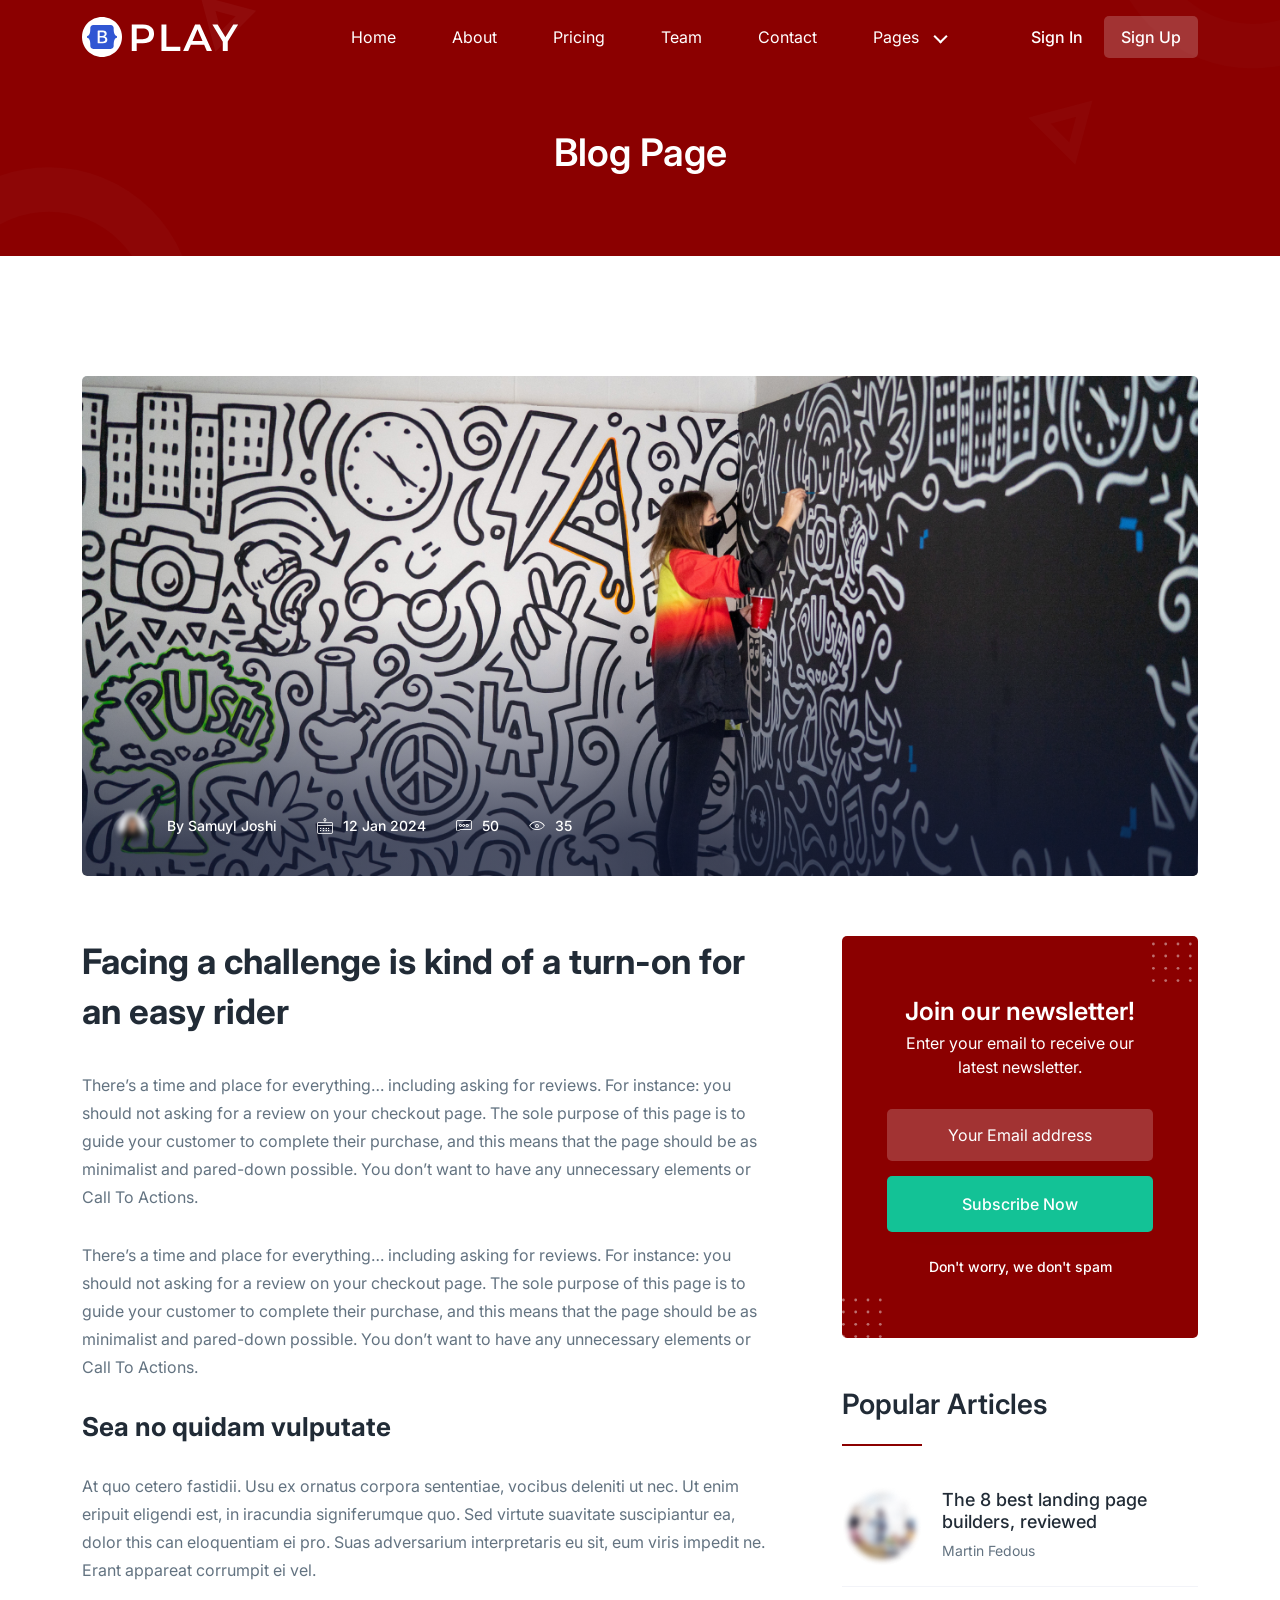
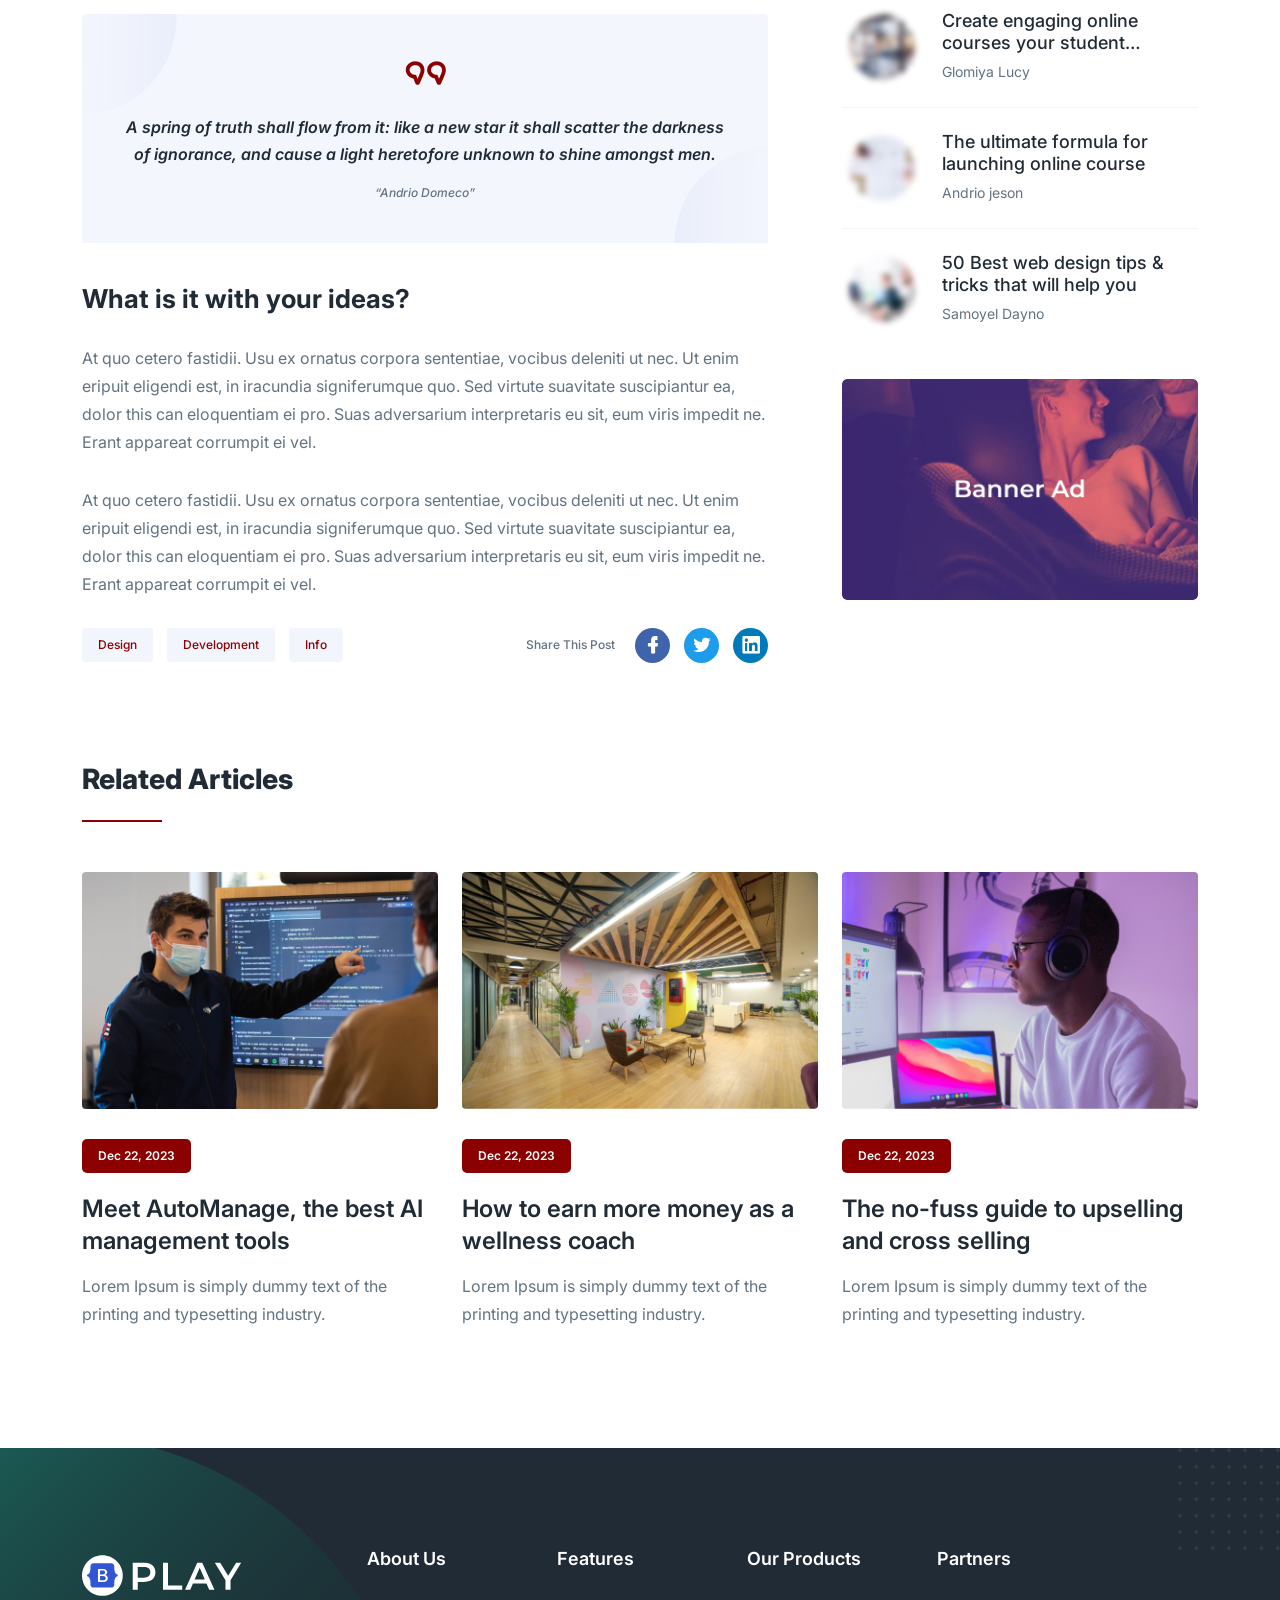
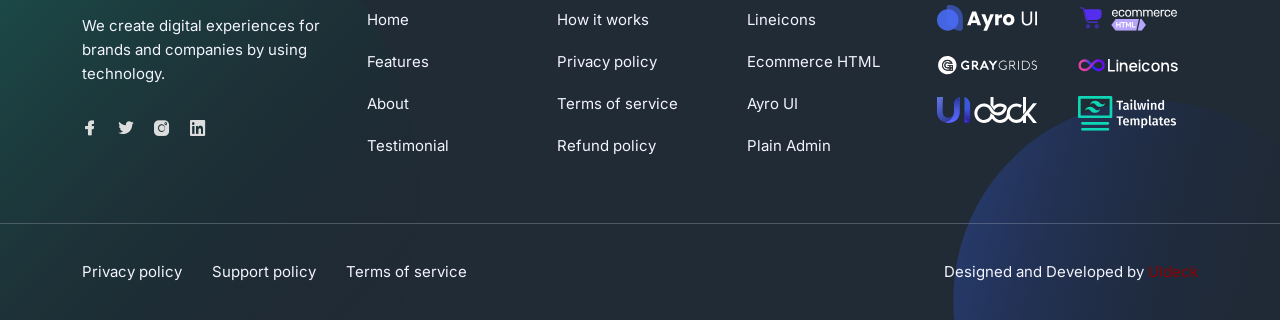
<file: blog-details.html>
<!-- =========

	Template Name: Play
	Author: UIdeck
	Author URI: https://uideck.com/
	Support: https://uideck.com/support/
	Version: 1.1

========== -->

<!DOCTYPE html>
<html lang="en">
  <head>
    <meta charset="UTF-8" />
    <meta http-equiv="X-UA-Compatible" content="IE=edge" />
    <meta name="viewport" content="width=device-width, initial-scale=1.0" />
    <title>Play | Open source Project by UIdeck</title>

    <!--====== Favicon Icon ======-->
    <link
      rel="shortcut icon"
      href="assets/images/favicon.svg"
      type="image/svg"
    />

    <!-- ===== All CSS files ===== -->
    <link rel="stylesheet" href="assets/css/bootstrap.min.css" />
    <link rel="stylesheet" href="assets/css/animate.css" />
    <link rel="stylesheet" href="assets/css/lineicons.css" />
    <link rel="stylesheet" href="assets/css/ud-styles.css" />
  </head>
  <body>
    <!-- ====== Header Start ====== -->
    <header class="ud-header">
      <div class="container">
        <div class="row">
          <div class="col-lg-12">
            <nav class="navbar navbar-expand-lg">
              <a class="navbar-brand" href="index.html">
                <img src="assets/images/logo/logo.svg" alt="Logo" />
              </a>
              <button class="navbar-toggler">
                <span class="toggler-icon"> </span>
                <span class="toggler-icon"> </span>
                <span class="toggler-icon"> </span>
              </button>

              <div class="navbar-collapse">
                <ul id="nav" class="navbar-nav mx-auto">
                  <li class="nav-item">
                    <a class="ud-menu-scroll" href="#home">Home</a>
                  </li>

                  <li class="nav-item">
                    <a class="ud-menu-scroll" href="#about">About</a>
                  </li>
                  <li class="nav-item">
                    <a class="ud-menu-scroll" href="#pricing">Pricing</a>
                  </li>
                  <li class="nav-item">
                    <a class="ud-menu-scroll" href="#team">Team</a>
                  </li>
                  <li class="nav-item">
                    <a class="ud-menu-scroll" href="#contact">Contact</a>
                  </li>
                  <li class="nav-item nav-item-has-children">
                    <a href="javascript:void(0)"> Pages </a>
                    <ul class="ud-submenu">
                      <li class="ud-submenu-item">
                        <a href="about.html" class="ud-submenu-link">
                          About Page
                        </a>
                      </li>
                      <li class="ud-submenu-item">
                        <a href="pricing.html" class="ud-submenu-link">
                          Pricing Page
                        </a>
                      </li>
                      <li class="ud-submenu-item">
                        <a href="contact.html" class="ud-submenu-link">
                          Contact Page
                        </a>
                      </li>
                      <li class="ud-submenu-item">
                        <a href="blog.html" class="ud-submenu-link">
                          Blog Grid Page
                        </a>
                      </li>
                      <li class="ud-submenu-item">
                        <a href="blog-details.html" class="ud-submenu-link">
                          Blog Details Page
                        </a>
                      </li>
                      <li class="ud-submenu-item">
                        <a href="login.html" class="ud-submenu-link">
                          Sign In Page
                        </a>
                      </li>
                      <li class="ud-submenu-item">
                        <a href="404.html" class="ud-submenu-link">404 Page</a>
                      </li>
                    </ul>
                  </li>
                </ul>
              </div>

              <div class="navbar-btn d-none d-sm-inline-block">
                <a href="login.html" class="ud-main-btn ud-login-btn">
                  Sign In
                </a>
                <a class="ud-main-btn ud-white-btn" href="javascript:void(0)">
                  Sign Up
                </a>
              </div>
            </nav>
          </div>
        </div>
      </div>
    </header>
    <!-- ====== Header End ====== -->

    <!-- ====== Banner Start ====== -->
    <section class="ud-page-banner">
      <div class="container">
        <div class="row">
          <div class="col-lg-12">
            <div class="ud-banner-content">
              <h1>Blog Page</h1>
            </div>
          </div>
        </div>
      </div>
    </section>
    <!-- ====== Banner End ====== -->

    <!-- ====== Blog Details Start ====== -->
    <section class="ud-blog-details">
      <div class="container">
        <div class="row">
          <div class="col-lg-12">
            <div class="ud-blog-details-image">
              <img
                src="assets/images/blog/blog-details-01.jpg"
                alt="blog details"
              />
              <div class="ud-blog-overlay">
                <div class="ud-blog-overlay-content">
                  <div class="ud-blog-author">
                    <img src="assets/images/blog/author-01.png" alt="author" />
                    <span>
                      By <a href="javascript:void(0)"> Samuyl Joshi </a>
                    </span>
                  </div>

                  <div class="ud-blog-meta">
                    <p class="date">
                      <i class="lni lni-calendar"></i> <span>12 Jan 2024</span>
                    </p>
                    <p class="comment">
                      <i class="lni lni-comments"></i> <span>50</span>
                    </p>
                    <p class="view">
                      <i class="lni lni-eye"></i> <span>35</span>
                    </p>
                  </div>
                </div>
              </div>
            </div>
          </div>

          <div class="col-lg-8">
            <div class="ud-blog-details-content">
              <h2 class="ud-blog-details-title">
                Facing a challenge is kind of a turn-on for an easy rider
              </h2>
              <p class="ud-blog-details-para">
                There’s a time and place for everything… including asking for
                reviews. For instance: you should not asking for a review on
                your checkout page. The sole purpose of this page is to guide
                your customer to complete their purchase, and this means that
                the page should be as minimalist and pared-down possible. You
                don’t want to have any unnecessary elements or Call To Actions.
              </p>
              <p class="ud-blog-details-para">
                There’s a time and place for everything… including asking for
                reviews. For instance: you should not asking for a review on
                your checkout page. The sole purpose of this page is to guide
                your customer to complete their purchase, and this means that
                the page should be as minimalist and pared-down possible. You
                don’t want to have any unnecessary elements or Call To Actions.
              </p>
              <h3 class="ud-blog-details-subtitle">Sea no quidam vulputate</h3>
              <p class="ud-blog-details-para">
                At quo cetero fastidii. Usu ex ornatus corpora sententiae,
                vocibus deleniti ut nec. Ut enim eripuit eligendi est, in
                iracundia signiferumque quo. Sed virtute suavitate suscipiantur
                ea, dolor this can eloquentiam ei pro. Suas adversarium
                interpretaris eu sit, eum viris impedit ne. Erant appareat
                corrumpit ei vel.
              </p>

              <div class="ud-blog-quote">
                <i class="lni lni-quotation"></i>
                <p>
                  A spring of truth shall flow from it: like a new star it shall
                  scatter the darkness of ignorance, and cause a light
                  heretofore unknown to shine amongst men.
                </p>
                <h6>“Andrio Domeco”</h6>
              </div>
              <h3 class="ud-blog-details-subtitle">
                What is it with your ideas?
              </h3>
              <p class="ud-blog-details-para">
                At quo cetero fastidii. Usu ex ornatus corpora sententiae,
                vocibus deleniti ut nec. Ut enim eripuit eligendi est, in
                iracundia signiferumque quo. Sed virtute suavitate suscipiantur
                ea, dolor this can eloquentiam ei pro. Suas adversarium
                interpretaris eu sit, eum viris impedit ne. Erant appareat
                corrumpit ei vel.
              </p>
              <p class="ud-blog-details-para">
                At quo cetero fastidii. Usu ex ornatus corpora sententiae,
                vocibus deleniti ut nec. Ut enim eripuit eligendi est, in
                iracundia signiferumque quo. Sed virtute suavitate suscipiantur
                ea, dolor this can eloquentiam ei pro. Suas adversarium
                interpretaris eu sit, eum viris impedit ne. Erant appareat
                corrumpit ei vel.
              </p>

              <div class="ud-blog-details-action">
                <ul class="ud-blog-tags">
                  <li>
                    <a href="javascript:void(0)">Design</a>
                  </li>
                  <li>
                    <a href="javascript:void(0)">Development</a>
                  </li>
                  <li>
                    <a href="javascript:void(0)">Info</a>
                  </li>
                </ul>
                <div class="ud-blog-share">
                  <h6>Share This Post</h6>
                  <ul class="ud-blog-share-links">
                    <li>
                      <a href="javascript:void(0)" class="facebook">
                        <i class="lni lni-facebook-filled"></i>
                      </a>
                    </li>
                    <li>
                      <a href="javascript:void(0)" class="twitter">
                        <i class="lni lni-twitter-filled"></i>
                      </a>
                    </li>
                    <li>
                      <a href="javascript:void(0)" class="linkedin">
                        <i class="lni lni-linkedin-original"></i>
                      </a>
                    </li>
                  </ul>
                </div>
              </div>
            </div>
          </div>
          <div class="col-lg-4">
            <div class="ud-blog-sidebar">
              <div class="ud-newsletter-box">
                <img
                  src="assets/images/blog/dotted-shape.svg"
                  alt="shape"
                  class="shape shape-1"
                />
                <img
                  src="assets/images/blog/dotted-shape.svg"
                  alt="shape"
                  class="shape shape-2"
                />
                <h3 class="ud-newsletter-title">Join our newsletter!</h3>
                <p>Enter your email to receive our latest newsletter.</p>
                <form class="ud-newsletter-form">
                  <input
                    type="email"
                    name="email"
                    placeholder="Your Email address"
                  />
                  <button class="ud-main-btn">Subscribe Now</button>
                  <p class="ud-newsletter-note">Don't worry, we don't spam</p>
                </form>
              </div>

              <div class="ud-articles-box">
                <h3 class="ud-articles-box-title">Popular Articles</h3>
                <ul class="ud-articles-list">
                  <li>
                    <div class="ud-article-image">
                      <img
                        src="assets/images/blog/article-author-01.png"
                        alt="author"
                      />
                    </div>
                    <div class="ud-article-content">
                      <h5 class="ud-article-title">
                        <a href="javascript:void(0)">
                          The 8 best landing page builders, reviewed
                        </a>
                      </h5>
                      <p class="ud-article-author">Martin Fedous</p>
                    </div>
                  </li>
                  <li>
                    <div class="ud-article-image">
                      <img
                        src="assets/images/blog/article-author-02.png"
                        alt="author"
                      />
                    </div>
                    <div class="ud-article-content">
                      <h5 class="ud-article-title">
                        <a href="javascript:void(0)">
                          Create engaging online courses your student…
                        </a>
                      </h5>
                      <p class="ud-article-author">Glomiya Lucy</p>
                    </div>
                  </li>
                  <li>
                    <div class="ud-article-image">
                      <img
                        src="assets/images/blog/article-author-03.png"
                        alt="author"
                      />
                    </div>
                    <div class="ud-article-content">
                      <h5 class="ud-article-title">
                        <a href="javascript:void(0)">
                          The ultimate formula for launching online course
                        </a>
                      </h5>
                      <p class="ud-article-author">Andrio jeson</p>
                    </div>
                  </li>
                  <li>
                    <div class="ud-article-image">
                      <img
                        src="assets/images/blog/article-author-04.png"
                        alt="author"
                      />
                    </div>
                    <div class="ud-article-content">
                      <h5 class="ud-article-title">
                        <a href="javascript:void(0)">
                          50 Best web design tips & tricks that will help you
                        </a>
                      </h5>
                      <p class="ud-article-author">Samoyel Dayno</p>
                    </div>
                  </li>
                </ul>
              </div>

              <div class="ud-banner-ad">
                <a href="javascript:void(0)">
                  <img
                    src="assets/images/blog/bannder-ad.png"
                    alt="ad banner"
                  />
                </a>
              </div>
            </div>
          </div>
        </div>
      </div>
    </section>
    <!-- ====== Blog Details End ====== -->

    <!-- ====== Blog Start ====== -->
    <section class="ud-blog-grids ud-related-articles">
      <div class="container">
        <div class="row col-lg-12">
          <div class="ud-related-title">
            <h2 class="ud-related-articles-title">Related Articles</h2>
          </div>
        </div>
        <div class="row">
          <div class="col-lg-4 col-md-6">
            <div class="ud-single-blog">
              <div class="ud-blog-image">
                <a href="blog-details.html">
                  <img src="assets/images/blog/blog-01.jpg" alt="blog" />
                </a>
              </div>
              <div class="ud-blog-content">
                <span class="ud-blog-date">Dec 22, 2023</span>
                <h3 class="ud-blog-title">
                  <a href="blog-details.html">
                    Meet AutoManage, the best AI management tools
                  </a>
                </h3>
                <p class="ud-blog-desc">
                  Lorem Ipsum is simply dummy text of the printing and
                  typesetting industry.
                </p>
              </div>
            </div>
          </div>
          <div class="col-lg-4 col-md-6">
            <div class="ud-single-blog">
              <div class="ud-blog-image">
                <a href="blog-details.html">
                  <img src="assets/images/blog/blog-02.jpg" alt="blog" />
                </a>
              </div>
              <div class="ud-blog-content">
                <span class="ud-blog-date">Dec 22, 2023</span>
                <h3 class="ud-blog-title">
                  <a href="blog-details.html">
                    How to earn more money as a wellness coach
                  </a>
                </h3>
                <p class="ud-blog-desc">
                  Lorem Ipsum is simply dummy text of the printing and
                  typesetting industry.
                </p>
              </div>
            </div>
          </div>
          <div class="col-lg-4 col-md-6">
            <div class="ud-single-blog">
              <div class="ud-blog-image">
                <a href="blog-details.html">
                  <img src="assets/images/blog/blog-03.jpg" alt="blog" />
                </a>
              </div>
              <div class="ud-blog-content">
                <span class="ud-blog-date">Dec 22, 2023</span>
                <h3 class="ud-blog-title">
                  <a href="blog-details.html">
                    The no-fuss guide to upselling and cross selling
                  </a>
                </h3>
                <p class="ud-blog-desc">
                  Lorem Ipsum is simply dummy text of the printing and
                  typesetting industry.
                </p>
              </div>
            </div>
          </div>
        </div>
      </div>
    </section>
    <!-- ====== Blog End ====== -->

    <!-- ====== Footer Start ====== -->
    <footer class="ud-footer wow fadeInUp" data-wow-delay=".15s">
      <div class="shape shape-1">
        <img src="assets/images/footer/shape-1.svg" alt="shape" />
      </div>
      <div class="shape shape-2">
        <img src="assets/images/footer/shape-2.svg" alt="shape" />
      </div>
      <div class="shape shape-3">
        <img src="assets/images/footer/shape-3.svg" alt="shape" />
      </div>
      <div class="ud-footer-widgets">
        <div class="container">
          <div class="row">
            <div class="col-xl-3 col-lg-4 col-md-6">
              <div class="ud-widget">
                <a href="index.html" class="ud-footer-logo">
                  <img src="assets/images/logo/logo.svg" alt="logo" />
                </a>
                <p class="ud-widget-desc">
                  We create digital experiences for brands and companies by
                  using technology.
                </p>
                <ul class="ud-widget-socials">
                  <li>
                    <a href="https://twitter.com/MusharofChy">
                      <i class="lni lni-facebook-filled"></i>
                    </a>
                  </li>
                  <li>
                    <a href="https://twitter.com/MusharofChy">
                      <i class="lni lni-twitter-filled"></i>
                    </a>
                  </li>
                  <li>
                    <a href="https://twitter.com/MusharofChy">
                      <i class="lni lni-instagram-filled"></i>
                    </a>
                  </li>
                  <li>
                    <a href="https://twitter.com/MusharofChy">
                      <i class="lni lni-linkedin-original"></i>
                    </a>
                  </li>
                </ul>
              </div>
            </div>

            <div class="col-xl-2 col-lg-2 col-md-6 col-sm-6">
              <div class="ud-widget">
                <h5 class="ud-widget-title">About Us</h5>
                <ul class="ud-widget-links">
                  <li>
                    <a href="javascript:void(0)">Home</a>
                  </li>
                  <li>
                    <a href="javascript:void(0)">Features</a>
                  </li>
                  <li>
                    <a href="javascript:void(0)">About</a>
                  </li>
                  <li>
                    <a href="javascript:void(0)">Testimonial</a>
                  </li>
                </ul>
              </div>
            </div>
            <div class="col-xl-2 col-lg-3 col-md-6 col-sm-6">
              <div class="ud-widget">
                <h5 class="ud-widget-title">Features</h5>
                <ul class="ud-widget-links">
                  <li>
                    <a href="javascript:void(0)">How it works</a>
                  </li>
                  <li>
                    <a href="javascript:void(0)">Privacy policy</a>
                  </li>
                  <li>
                    <a href="javascript:void(0)">Terms of service</a>
                  </li>
                  <li>
                    <a href="javascript:void(0)">Refund policy</a>
                  </li>
                </ul>
              </div>
            </div>
            <div class="col-xl-2 col-lg-3 col-md-6 col-sm-6">
              <div class="ud-widget">
                <h5 class="ud-widget-title">Our Products</h5>
                <ul class="ud-widget-links">
                  <li>
                    <a
                      href="https://lineicons.com/"
                      rel="nofollow noopner"
                      target="_blank"
                      >Lineicons
                    </a>
                  </li>
                  <li>
                    <a
                      href="https://ecommercehtml.com/"
                      rel="nofollow noopner"
                      target="_blank"
                      >Ecommerce HTML</a
                    >
                  </li>
                  <li>
                    <a
                      href="https://ayroui.com/"
                      rel="nofollow noopner"
                      target="_blank"
                      >Ayro UI</a
                    >
                  </li>
                  <li>
                    <a
                      href="https://graygrids.com/"
                      rel="nofollow noopner"
                      target="_blank"
                      >Plain Admin</a
                    >
                  </li>
                </ul>
              </div>
            </div>
            <div class="col-xl-3 col-lg-6 col-md-8 col-sm-10">
              <div class="ud-widget">
                <h5 class="ud-widget-title">Partners</h5>
                <ul class="ud-widget-brands">
                  <li>
                    <a
                      href="https://ayroui.com/"
                      rel="nofollow noopner"
                      target="_blank"
                    >
                      <img
                        src="assets/images/footer/brands/ayroui.svg"
                        alt="ayroui"
                      />
                    </a>
                  </li>
                  <li>
                    <a
                      href="https://ecommercehtml.com/"
                      rel="nofollow noopner"
                      target="_blank"
                    >
                      <img
                        src="assets/images/footer/brands/ecommerce-html.svg"
                        alt="ecommerce-html"
                      />
                    </a>
                  </li>
                  <li>
                    <a
                      href="https://graygrids.com/"
                      rel="nofollow noopner"
                      target="_blank"
                    >
                      <img
                        src="assets/images/footer/brands/graygrids.svg"
                        alt="graygrids"
                      />
                    </a>
                  </li>
                  <li>
                    <a
                      href="https://lineicons.com/"
                      rel="nofollow noopner"
                      target="_blank"
                    >
                      <img
                        src="assets/images/footer/brands/lineicons.svg"
                        alt="lineicons"
                      />
                    </a>
                  </li>
                  <li>
                    <a
                      href="https://uideck.com/"
                      rel="nofollow noopner"
                      target="_blank"
                    >
                      <img
                        src="assets/images/footer/brands/uideck.svg"
                        alt="uideck"
                      />
                    </a>
                  </li>
                  <li>
                    <a
                      href="https://tailwindtemplates.co/"
                      rel="nofollow noopner"
                      target="_blank"
                    >
                      <img
                        src="assets/images/footer/brands/tailwindtemplates.svg"
                        alt="tailwindtemplates"
                      />
                    </a>
                  </li>
                </ul>
              </div>
            </div>
          </div>
        </div>
      </div>
      <div class="ud-footer-bottom">
        <div class="container">
          <div class="row">
            <div class="col-md-8">
              <ul class="ud-footer-bottom-left">
                <li>
                  <a href="javascript:void(0)">Privacy policy</a>
                </li>
                <li>
                  <a href="javascript:void(0)">Support policy</a>
                </li>
                <li>
                  <a href="javascript:void(0)">Terms of service</a>
                </li>
              </ul>
            </div>
            <div class="col-md-4">
              <p class="ud-footer-bottom-right">
                Designed and Developed by
                <a href="https://uideck.com" rel="nofollow">UIdeck</a>
              </p>
            </div>
          </div>
        </div>
      </div>
    </footer>
    <!-- ====== Footer End ====== -->

    <!-- ====== Back To Top Start ====== -->
    <a href="javascript:void(0)" class="back-to-top">
      <i class="lni lni-chevron-up"> </i>
    </a>
    <!-- ====== Back To Top End ====== -->

    <!-- ====== All Javascript Files ====== -->
    <script src="assets/js/bootstrap.bundle.min.js"></script>
    <script src="assets/js/wow.min.js"></script>
    <script src="assets/js/main.js"></script>
  </body>
</html>
</file>
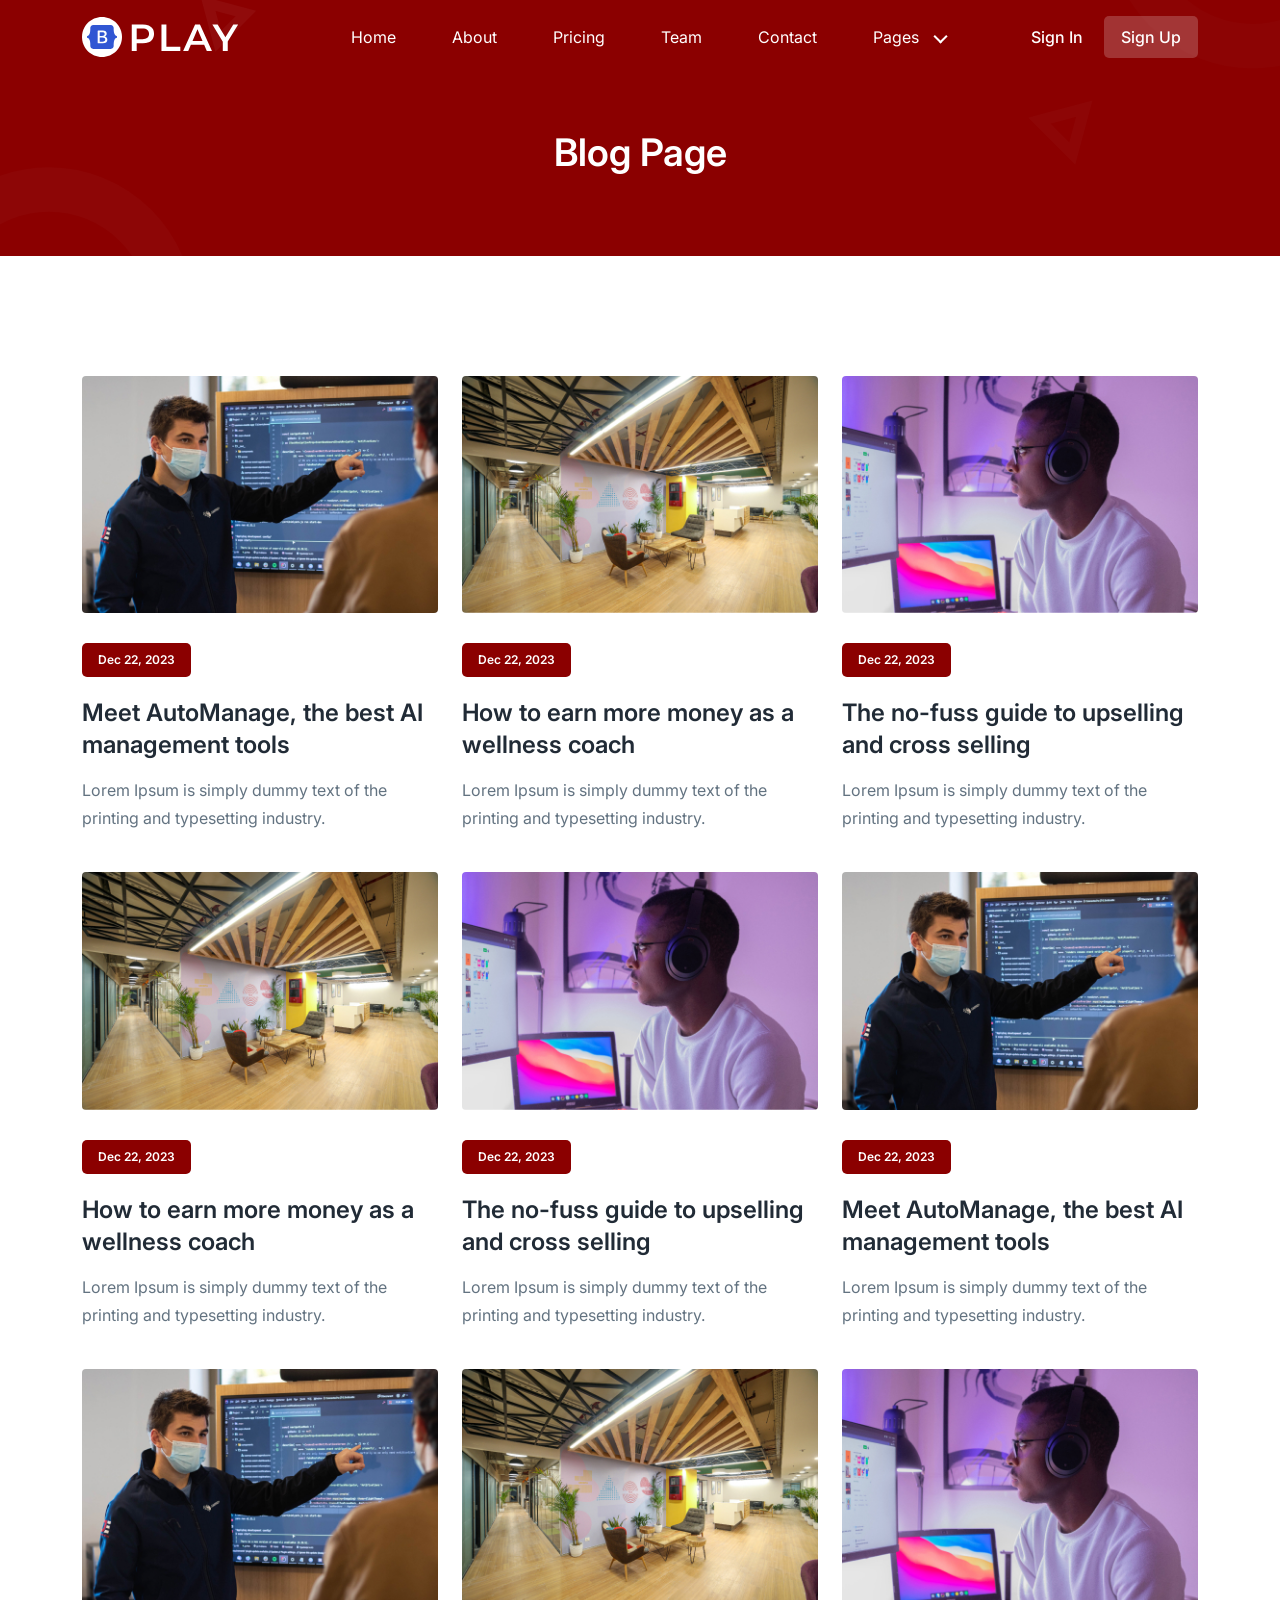
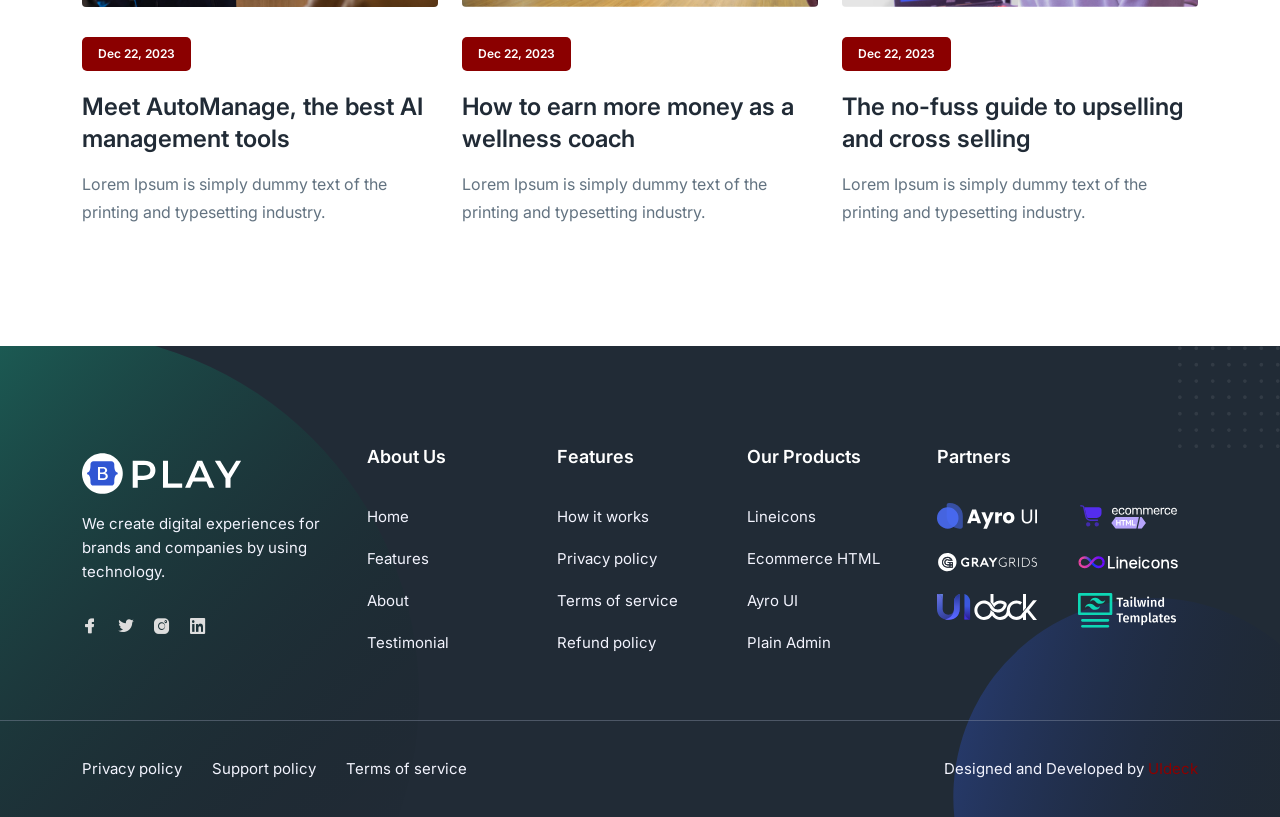
<file: blog.html>
<!-- =========

	Template Name: Play
	Author: UIdeck
	Author URI: https://uideck.com/
	Support: https://uideck.com/support/
	Version: 1.1

========== -->

<!DOCTYPE html>
<html lang="en">
  <head>
    <meta charset="UTF-8" />
    <meta http-equiv="X-UA-Compatible" content="IE=edge" />
    <meta name="viewport" content="width=device-width, initial-scale=1.0" />
    <title>Play | Open source Project by UIdeck</title>

    <!--====== Favicon Icon ======-->
    <link
      rel="shortcut icon"
      href="assets/images/favicon.svg"
      type="image/svg"
    />

    <!-- ===== All CSS files ===== -->
    <link rel="stylesheet" href="assets/css/bootstrap.min.css" />
    <link rel="stylesheet" href="assets/css/animate.css" />
    <link rel="stylesheet" href="assets/css/lineicons.css" />
    <link rel="stylesheet" href="assets/css/ud-styles.css" />
  </head>
  <body>
    <!-- ====== Header Start ====== -->
    <header class="ud-header">
      <div class="container">
        <div class="row">
          <div class="col-lg-12">
            <nav class="navbar navbar-expand-lg">
              <a class="navbar-brand" href="index.html">
                <img src="assets/images/logo/logo.svg" alt="Logo" />
              </a>
              <button class="navbar-toggler">
                <span class="toggler-icon"> </span>
                <span class="toggler-icon"> </span>
                <span class="toggler-icon"> </span>
              </button>

              <div class="navbar-collapse">
                <ul id="nav" class="navbar-nav mx-auto">
                  <li class="nav-item">
                    <a class="ud-menu-scroll" href="#home">Home</a>
                  </li>

                  <li class="nav-item">
                    <a class="ud-menu-scroll" href="#about">About</a>
                  </li>
                  <li class="nav-item">
                    <a class="ud-menu-scroll" href="#pricing">Pricing</a>
                  </li>
                  <li class="nav-item">
                    <a class="ud-menu-scroll" href="#team">Team</a>
                  </li>
                  <li class="nav-item">
                    <a class="ud-menu-scroll" href="#contact">Contact</a>
                  </li>
                  <li class="nav-item nav-item-has-children">
                    <a href="javascript:void(0)"> Pages </a>
                    <ul class="ud-submenu">
                      <li class="ud-submenu-item">
                        <a href="about.html" class="ud-submenu-link">
                          About Page
                        </a>
                      </li>
                      <li class="ud-submenu-item">
                        <a href="pricing.html" class="ud-submenu-link">
                          Pricing Page
                        </a>
                      </li>
                      <li class="ud-submenu-item">
                        <a href="contact.html" class="ud-submenu-link">
                          Contact Page
                        </a>
                      </li>
                      <li class="ud-submenu-item">
                        <a href="blog.html" class="ud-submenu-link">
                          Blog Grid Page
                        </a>
                      </li>
                      <li class="ud-submenu-item">
                        <a href="blog-details.html" class="ud-submenu-link">
                          Blog Details Page
                        </a>
                      </li>
                      <li class="ud-submenu-item">
                        <a href="login.html" class="ud-submenu-link">
                          Sign In Page
                        </a>
                      </li>
                      <li class="ud-submenu-item">
                        <a href="404.html" class="ud-submenu-link">404 Page</a>
                      </li>
                    </ul>
                  </li>
                </ul>
              </div>

              <div class="navbar-btn d-none d-sm-inline-block">
                <a href="login.html" class="ud-main-btn ud-login-btn">
                  Sign In
                </a>
                <a class="ud-main-btn ud-white-btn" href="javascript:void(0)">
                  Sign Up
                </a>
              </div>
            </nav>
          </div>
        </div>
      </div>
    </header>
    <!-- ====== Header End ====== -->

    <!-- ====== Banner Start ====== -->
    <section class="ud-page-banner">
      <div class="container">
        <div class="row">
          <div class="col-lg-12">
            <div class="ud-banner-content">
              <h1>Blog Page</h1>
            </div>
          </div>
        </div>
      </div>
    </section>
    <!-- ====== Banner End ====== -->

    <!-- ====== Blog Start ====== -->
    <section class="ud-blog-grids">
      <div class="container">
        <div class="row">
          <div class="col-lg-4 col-md-6">
            <div class="ud-single-blog">
              <div class="ud-blog-image">
                <a href="blog-details.html">
                  <img src="assets/images/blog/blog-01.jpg" alt="blog" />
                </a>
              </div>
              <div class="ud-blog-content">
                <span class="ud-blog-date">Dec 22, 2023</span>
                <h3 class="ud-blog-title">
                  <a href="blog-details.html">
                    Meet AutoManage, the best AI management tools
                  </a>
                </h3>
                <p class="ud-blog-desc">
                  Lorem Ipsum is simply dummy text of the printing and
                  typesetting industry.
                </p>
              </div>
            </div>
          </div>
          <div class="col-lg-4 col-md-6">
            <div class="ud-single-blog">
              <div class="ud-blog-image">
                <a href="blog-details.html">
                  <img src="assets/images/blog/blog-02.jpg" alt="blog" />
                </a>
              </div>
              <div class="ud-blog-content">
                <span class="ud-blog-date">Dec 22, 2023</span>
                <h3 class="ud-blog-title">
                  <a href="blog-details.html">
                    How to earn more money as a wellness coach
                  </a>
                </h3>
                <p class="ud-blog-desc">
                  Lorem Ipsum is simply dummy text of the printing and
                  typesetting industry.
                </p>
              </div>
            </div>
          </div>
          <div class="col-lg-4 col-md-6">
            <div class="ud-single-blog">
              <div class="ud-blog-image">
                <a href="blog-details.html">
                  <img src="assets/images/blog/blog-03.jpg" alt="blog" />
                </a>
              </div>
              <div class="ud-blog-content">
                <span class="ud-blog-date">Dec 22, 2023</span>
                <h3 class="ud-blog-title">
                  <a href="blog-details.html">
                    The no-fuss guide to upselling and cross selling
                  </a>
                </h3>
                <p class="ud-blog-desc">
                  Lorem Ipsum is simply dummy text of the printing and
                  typesetting industry.
                </p>
              </div>
            </div>
          </div>
          <div class="col-lg-4 col-md-6">
            <div class="ud-single-blog">
              <div class="ud-blog-image">
                <a href="blog-details.html">
                  <img src="assets/images/blog/blog-02.jpg" alt="blog" />
                </a>
              </div>
              <div class="ud-blog-content">
                <span class="ud-blog-date">Dec 22, 2023</span>
                <h3 class="ud-blog-title">
                  <a href="blog-details.html">
                    How to earn more money as a wellness coach
                  </a>
                </h3>
                <p class="ud-blog-desc">
                  Lorem Ipsum is simply dummy text of the printing and
                  typesetting industry.
                </p>
              </div>
            </div>
          </div>
          <div class="col-lg-4 col-md-6">
            <div class="ud-single-blog">
              <div class="ud-blog-image">
                <a href="blog-details.html">
                  <img src="assets/images/blog/blog-03.jpg" alt="blog" />
                </a>
              </div>
              <div class="ud-blog-content">
                <span class="ud-blog-date">Dec 22, 2023</span>
                <h3 class="ud-blog-title">
                  <a href="blog-details.html">
                    The no-fuss guide to upselling and cross selling
                  </a>
                </h3>
                <p class="ud-blog-desc">
                  Lorem Ipsum is simply dummy text of the printing and
                  typesetting industry.
                </p>
              </div>
            </div>
          </div>
          <div class="col-lg-4 col-md-6">
            <div class="ud-single-blog">
              <div class="ud-blog-image">
                <a href="blog-details.html">
                  <img src="assets/images/blog/blog-01.jpg" alt="blog" />
                </a>
              </div>
              <div class="ud-blog-content">
                <span class="ud-blog-date">Dec 22, 2023</span>
                <h3 class="ud-blog-title">
                  <a href="blog-details.html">
                    Meet AutoManage, the best AI management tools
                  </a>
                </h3>
                <p class="ud-blog-desc">
                  Lorem Ipsum is simply dummy text of the printing and
                  typesetting industry.
                </p>
              </div>
            </div>
          </div>
          <div class="col-lg-4 col-md-6">
            <div class="ud-single-blog">
              <div class="ud-blog-image">
                <a href="blog-details.html">
                  <img src="assets/images/blog/blog-01.jpg" alt="blog" />
                </a>
              </div>
              <div class="ud-blog-content">
                <span class="ud-blog-date">Dec 22, 2023</span>
                <h3 class="ud-blog-title">
                  <a href="blog-details.html">
                    Meet AutoManage, the best AI management tools
                  </a>
                </h3>
                <p class="ud-blog-desc">
                  Lorem Ipsum is simply dummy text of the printing and
                  typesetting industry.
                </p>
              </div>
            </div>
          </div>
          <div class="col-lg-4 col-md-6">
            <div class="ud-single-blog">
              <div class="ud-blog-image">
                <a href="blog-details.html">
                  <img src="assets/images/blog/blog-02.jpg" alt="blog" />
                </a>
              </div>
              <div class="ud-blog-content">
                <span class="ud-blog-date">Dec 22, 2023</span>
                <h3 class="ud-blog-title">
                  <a href="blog-details.html">
                    How to earn more money as a wellness coach
                  </a>
                </h3>
                <p class="ud-blog-desc">
                  Lorem Ipsum is simply dummy text of the printing and
                  typesetting industry.
                </p>
              </div>
            </div>
          </div>
          <div class="col-lg-4 col-md-6">
            <div class="ud-single-blog">
              <div class="ud-blog-image">
                <a href="blog-details.html">
                  <img src="assets/images/blog/blog-03.jpg" alt="blog" />
                </a>
              </div>
              <div class="ud-blog-content">
                <span class="ud-blog-date">Dec 22, 2023</span>
                <h3 class="ud-blog-title">
                  <a href="blog-details.html">
                    The no-fuss guide to upselling and cross selling
                  </a>
                </h3>
                <p class="ud-blog-desc">
                  Lorem Ipsum is simply dummy text of the printing and
                  typesetting industry.
                </p>
              </div>
            </div>
          </div>
        </div>
      </div>
    </section>
    <!-- ====== Blog End ====== -->

    <!-- ====== Footer Start ====== -->
    <footer class="ud-footer wow fadeInUp" data-wow-delay=".15s">
      <div class="shape shape-1">
        <img src="assets/images/footer/shape-1.svg" alt="shape" />
      </div>
      <div class="shape shape-2">
        <img src="assets/images/footer/shape-2.svg" alt="shape" />
      </div>
      <div class="shape shape-3">
        <img src="assets/images/footer/shape-3.svg" alt="shape" />
      </div>
      <div class="ud-footer-widgets">
        <div class="container">
          <div class="row">
            <div class="col-xl-3 col-lg-4 col-md-6">
              <div class="ud-widget">
                <a href="index.html" class="ud-footer-logo">
                  <img src="assets/images/logo/logo.svg" alt="logo" />
                </a>
                <p class="ud-widget-desc">
                  We create digital experiences for brands and companies by
                  using technology.
                </p>
                <ul class="ud-widget-socials">
                  <li>
                    <a href="https://twitter.com/MusharofChy">
                      <i class="lni lni-facebook-filled"></i>
                    </a>
                  </li>
                  <li>
                    <a href="https://twitter.com/MusharofChy">
                      <i class="lni lni-twitter-filled"></i>
                    </a>
                  </li>
                  <li>
                    <a href="https://twitter.com/MusharofChy">
                      <i class="lni lni-instagram-filled"></i>
                    </a>
                  </li>
                  <li>
                    <a href="https://twitter.com/MusharofChy">
                      <i class="lni lni-linkedin-original"></i>
                    </a>
                  </li>
                </ul>
              </div>
            </div>

            <div class="col-xl-2 col-lg-2 col-md-6 col-sm-6">
              <div class="ud-widget">
                <h5 class="ud-widget-title">About Us</h5>
                <ul class="ud-widget-links">
                  <li>
                    <a href="javascript:void(0)">Home</a>
                  </li>
                  <li>
                    <a href="javascript:void(0)">Features</a>
                  </li>
                  <li>
                    <a href="javascript:void(0)">About</a>
                  </li>
                  <li>
                    <a href="javascript:void(0)">Testimonial</a>
                  </li>
                </ul>
              </div>
            </div>
            <div class="col-xl-2 col-lg-3 col-md-6 col-sm-6">
              <div class="ud-widget">
                <h5 class="ud-widget-title">Features</h5>
                <ul class="ud-widget-links">
                  <li>
                    <a href="javascript:void(0)">How it works</a>
                  </li>
                  <li>
                    <a href="javascript:void(0)">Privacy policy</a>
                  </li>
                  <li>
                    <a href="javascript:void(0)">Terms of service</a>
                  </li>
                  <li>
                    <a href="javascript:void(0)">Refund policy</a>
                  </li>
                </ul>
              </div>
            </div>
            <div class="col-xl-2 col-lg-3 col-md-6 col-sm-6">
              <div class="ud-widget">
                <h5 class="ud-widget-title">Our Products</h5>
                <ul class="ud-widget-links">
                  <li>
                    <a
                      href="https://lineicons.com/"
                      rel="nofollow noopner"
                      target="_blank"
                      >Lineicons
                    </a>
                  </li>
                  <li>
                    <a
                      href="https://ecommercehtml.com/"
                      rel="nofollow noopner"
                      target="_blank"
                      >Ecommerce HTML</a
                    >
                  </li>
                  <li>
                    <a
                      href="https://ayroui.com/"
                      rel="nofollow noopner"
                      target="_blank"
                      >Ayro UI</a
                    >
                  </li>
                  <li>
                    <a
                      href="https://graygrids.com/"
                      rel="nofollow noopner"
                      target="_blank"
                      >Plain Admin</a
                    >
                  </li>
                </ul>
              </div>
            </div>
            <div class="col-xl-3 col-lg-6 col-md-8 col-sm-10">
              <div class="ud-widget">
                <h5 class="ud-widget-title">Partners</h5>
                <ul class="ud-widget-brands">
                  <li>
                    <a
                      href="https://ayroui.com/"
                      rel="nofollow noopner"
                      target="_blank"
                    >
                      <img
                        src="assets/images/footer/brands/ayroui.svg"
                        alt="ayroui"
                      />
                    </a>
                  </li>
                  <li>
                    <a
                      href="https://ecommercehtml.com/"
                      rel="nofollow noopner"
                      target="_blank"
                    >
                      <img
                        src="assets/images/footer/brands/ecommerce-html.svg"
                        alt="ecommerce-html"
                      />
                    </a>
                  </li>
                  <li>
                    <a
                      href="https://graygrids.com/"
                      rel="nofollow noopner"
                      target="_blank"
                    >
                      <img
                        src="assets/images/footer/brands/graygrids.svg"
                        alt="graygrids"
                      />
                    </a>
                  </li>
                  <li>
                    <a
                      href="https://lineicons.com/"
                      rel="nofollow noopner"
                      target="_blank"
                    >
                      <img
                        src="assets/images/footer/brands/lineicons.svg"
                        alt="lineicons"
                      />
                    </a>
                  </li>
                  <li>
                    <a
                      href="https://uideck.com/"
                      rel="nofollow noopner"
                      target="_blank"
                    >
                      <img
                        src="assets/images/footer/brands/uideck.svg"
                        alt="uideck"
                      />
                    </a>
                  </li>
                  <li>
                    <a
                      href="https://tailwindtemplates.co/"
                      rel="nofollow noopner"
                      target="_blank"
                    >
                      <img
                        src="assets/images/footer/brands/tailwindtemplates.svg"
                        alt="tailwindtemplates"
                      />
                    </a>
                  </li>
                </ul>
              </div>
            </div>
          </div>
        </div>
      </div>
      <div class="ud-footer-bottom">
        <div class="container">
          <div class="row">
            <div class="col-md-8">
              <ul class="ud-footer-bottom-left">
                <li>
                  <a href="javascript:void(0)">Privacy policy</a>
                </li>
                <li>
                  <a href="javascript:void(0)">Support policy</a>
                </li>
                <li>
                  <a href="javascript:void(0)">Terms of service</a>
                </li>
              </ul>
            </div>
            <div class="col-md-4">
              <p class="ud-footer-bottom-right">
                Designed and Developed by
                <a href="https://uideck.com" rel="nofollow">UIdeck</a>
              </p>
            </div>
          </div>
        </div>
      </div>
    </footer>
    <!-- ====== Footer End ====== -->

    <!-- ====== Back To Top Start ====== -->
    <a href="javascript:void(0)" class="back-to-top">
      <i class="lni lni-chevron-up"> </i>
    </a>
    <!-- ====== Back To Top End ====== -->

    <!-- ====== All Javascript Files ====== -->
    <script src="assets/js/bootstrap.bundle.min.js"></script>
    <script src="assets/js/wow.min.js"></script>
    <script src="assets/js/main.js"></script>
  </body>
</html>
</file>
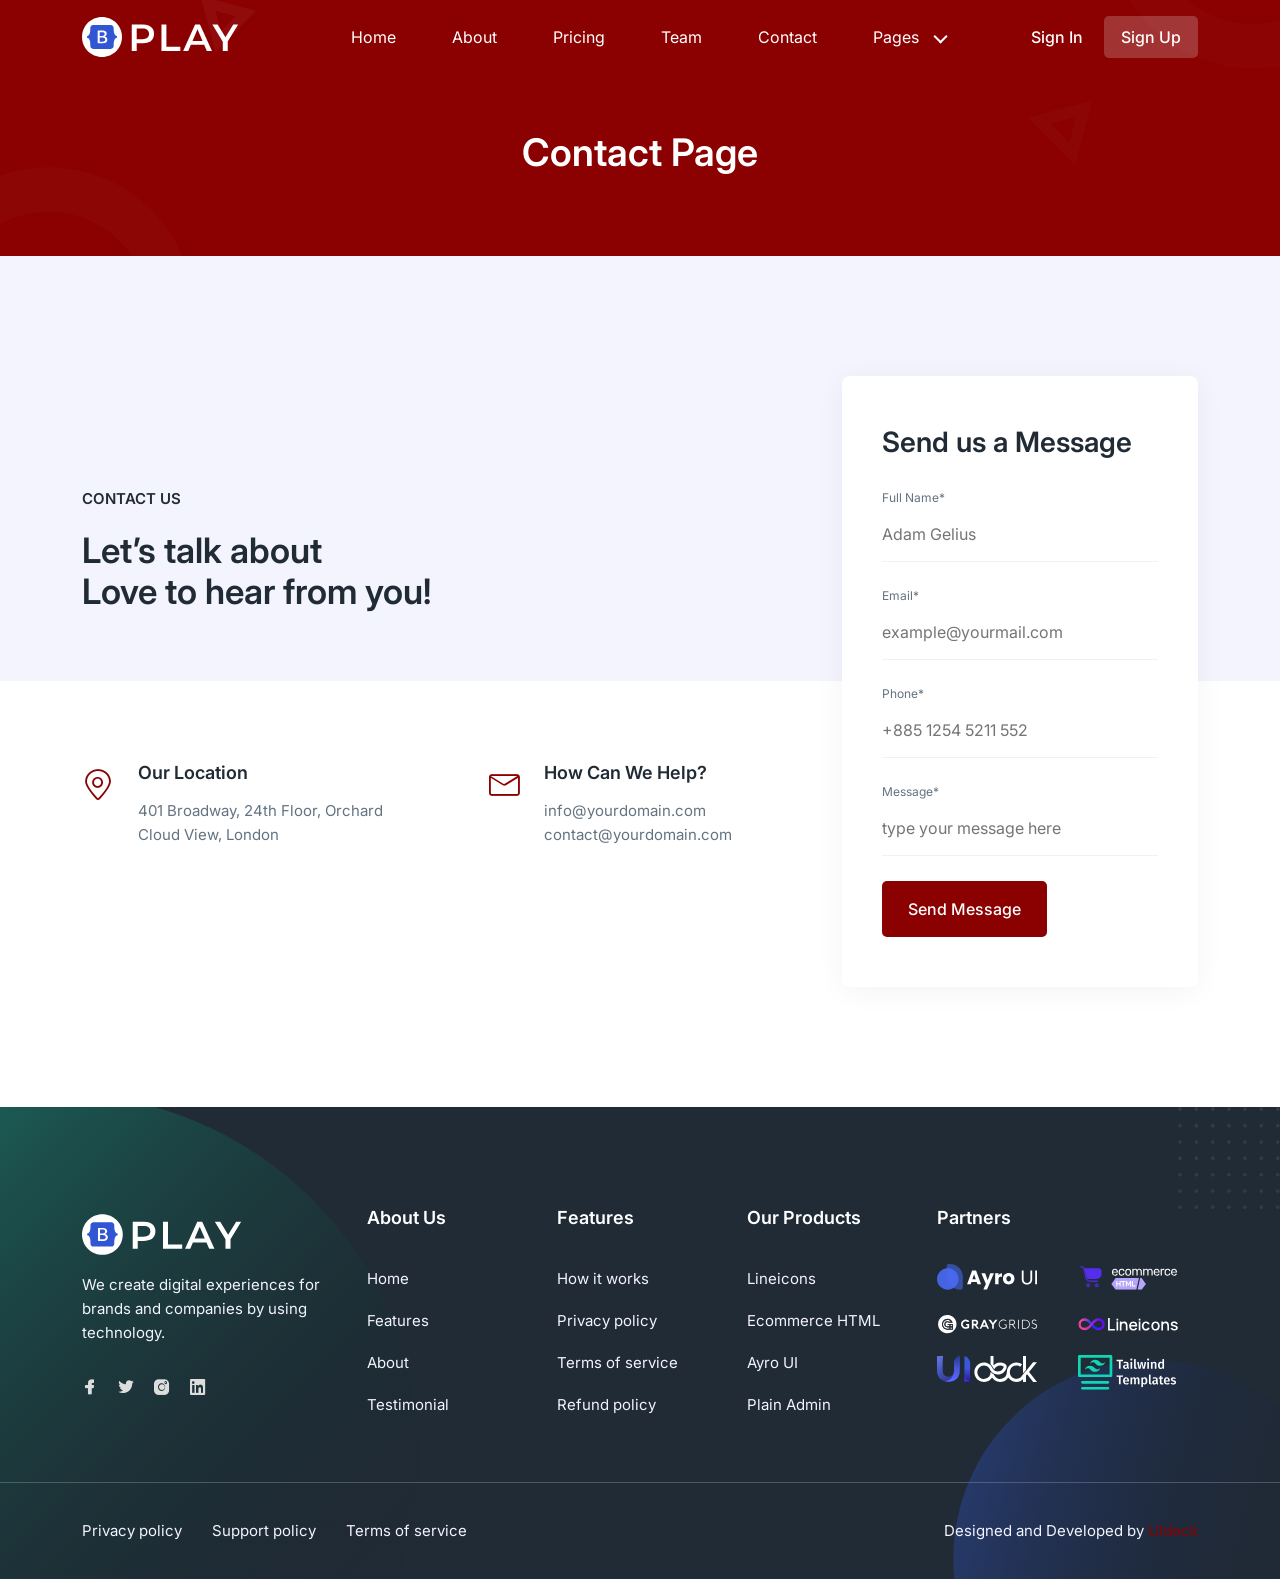
<file: contact.html>
<!-- =========

	Template Name: Play
	Author: UIdeck
	Author URI: https://uideck.com/
	Support: https://uideck.com/support/
	Version: 1.1

========== -->

<!DOCTYPE html>
<html lang="en">
  <head>
    <meta charset="UTF-8" />
    <meta http-equiv="X-UA-Compatible" content="IE=edge" />
    <meta name="viewport" content="width=device-width, initial-scale=1.0" />
    <title>Play | Open source Project by UIdeck</title>

    <!--====== Favicon Icon ======-->
    <link
      rel="shortcut icon"
      href="assets/images/favicon.svg"
      type="image/svg"
    />

    <!-- ===== All CSS files ===== -->
    <link rel="stylesheet" href="assets/css/bootstrap.min.css" />
    <link rel="stylesheet" href="assets/css/animate.css" />
    <link rel="stylesheet" href="assets/css/lineicons.css" />
    <link rel="stylesheet" href="assets/css/ud-styles.css" />
  </head>
  <body>
    <!-- ====== Header Start ====== -->
    <header class="ud-header">
      <div class="container">
        <div class="row">
          <div class="col-lg-12">
            <nav class="navbar navbar-expand-lg">
              <a class="navbar-brand" href="index.html">
                <img src="assets/images/logo/logo.svg" alt="Logo" />
              </a>
              <button class="navbar-toggler">
                <span class="toggler-icon"> </span>
                <span class="toggler-icon"> </span>
                <span class="toggler-icon"> </span>
              </button>

              <div class="navbar-collapse">
                <ul id="nav" class="navbar-nav mx-auto">
                  <li class="nav-item">
                    <a class="ud-menu-scroll" href="#home">Home</a>
                  </li>

                  <li class="nav-item">
                    <a class="ud-menu-scroll" href="#about">About</a>
                  </li>
                  <li class="nav-item">
                    <a class="ud-menu-scroll" href="#pricing">Pricing</a>
                  </li>
                  <li class="nav-item">
                    <a class="ud-menu-scroll" href="#team">Team</a>
                  </li>
                  <li class="nav-item">
                    <a class="ud-menu-scroll" href="#contact">Contact</a>
                  </li>
                  <li class="nav-item nav-item-has-children">
                    <a href="javascript:void(0)"> Pages </a>
                    <ul class="ud-submenu">
                      <li class="ud-submenu-item">
                        <a href="about.html" class="ud-submenu-link">
                          About Page
                        </a>
                      </li>
                      <li class="ud-submenu-item">
                        <a href="pricing.html" class="ud-submenu-link">
                          Pricing Page
                        </a>
                      </li>
                      <li class="ud-submenu-item">
                        <a href="contact.html" class="ud-submenu-link">
                          Contact Page
                        </a>
                      </li>
                      <li class="ud-submenu-item">
                        <a href="blog.html" class="ud-submenu-link">
                          Blog Grid Page
                        </a>
                      </li>
                      <li class="ud-submenu-item">
                        <a href="blog-details.html" class="ud-submenu-link">
                          Blog Details Page
                        </a>
                      </li>
                      <li class="ud-submenu-item">
                        <a href="login.html" class="ud-submenu-link">
                          Sign In Page
                        </a>
                      </li>
                      <li class="ud-submenu-item">
                        <a href="404.html" class="ud-submenu-link">404 Page</a>
                      </li>
                    </ul>
                  </li>
                </ul>
              </div>

              <div class="navbar-btn d-none d-sm-inline-block">
                <a href="login.html" class="ud-main-btn ud-login-btn">
                  Sign In
                </a>
                <a class="ud-main-btn ud-white-btn" href="javascript:void(0)">
                  Sign Up
                </a>
              </div>
            </nav>
          </div>
        </div>
      </div>
    </header>
    <!-- ====== Header End ====== -->

    <!-- ====== Banner Start ====== -->
    <section class="ud-page-banner">
      <div class="container">
        <div class="row">
          <div class="col-lg-12">
            <div class="ud-banner-content">
              <h1>Contact Page</h1>
            </div>
          </div>
        </div>
      </div>
    </section>
    <!-- ====== Banner End ====== -->

    <!-- ====== Contact Start ====== -->
    <section id="contact" class="ud-contact">
      <div class="container">
        <div class="row align-items-center">
          <div class="col-xl-8 col-lg-7">
            <div class="ud-contact-content-wrapper">
              <div class="ud-contact-title">
                <span>CONTACT US</span>
                <h2>
                  Let’s talk about <br />
                  Love to hear from you!
                </h2>
              </div>
              <div class="ud-contact-info-wrapper">
                <div class="ud-single-info">
                  <div class="ud-info-icon">
                    <i class="lni lni-map-marker"></i>
                  </div>
                  <div class="ud-info-meta">
                    <h5>Our Location</h5>
                    <p>401 Broadway, 24th Floor, Orchard Cloud View, London</p>
                  </div>
                </div>
                <div class="ud-single-info">
                  <div class="ud-info-icon">
                    <i class="lni lni-envelope"></i>
                  </div>
                  <div class="ud-info-meta">
                    <h5>How Can We Help?</h5>
                    <p>info@yourdomain.com</p>
                    <p>contact@yourdomain.com</p>
                  </div>
                </div>
              </div>
            </div>
          </div>
          <div class="col-xl-4 col-lg-5">
            <div
              class="ud-contact-form-wrapper wow fadeInUp"
              data-wow-delay=".2s"
            >
              <h3 class="ud-contact-form-title">Send us a Message</h3>
              <form class="ud-contact-form">
                <div class="ud-form-group">
                  <label for="fullName">Full Name*</label>
                  <input
                    type="text"
                    name="fullName"
                    placeholder="Adam Gelius"
                  />
                </div>
                <div class="ud-form-group">
                  <label for="email">Email*</label>
                  <input
                    type="email"
                    name="email"
                    placeholder="example@yourmail.com"
                  />
                </div>
                <div class="ud-form-group">
                  <label for="phone">Phone*</label>
                  <input
                    type="text"
                    name="phone"
                    placeholder="+885 1254 5211 552"
                  />
                </div>
                <div class="ud-form-group">
                  <label for="message">Message*</label>
                  <textarea
                    name="message"
                    rows="1"
                    placeholder="type your message here"
                  ></textarea>
                </div>
                <div class="ud-form-group mb-0">
                  <button type="submit" class="ud-main-btn">
                    Send Message
                  </button>
                </div>
              </form>
            </div>
          </div>
        </div>
      </div>
    </section>
    <!-- ====== Contact End ====== -->

    <!-- ====== Footer Start ====== -->
    <footer class="ud-footer wow fadeInUp" data-wow-delay=".15s">
      <div class="shape shape-1">
        <img src="assets/images/footer/shape-1.svg" alt="shape" />
      </div>
      <div class="shape shape-2">
        <img src="assets/images/footer/shape-2.svg" alt="shape" />
      </div>
      <div class="shape shape-3">
        <img src="assets/images/footer/shape-3.svg" alt="shape" />
      </div>
      <div class="ud-footer-widgets">
        <div class="container">
          <div class="row">
            <div class="col-xl-3 col-lg-4 col-md-6">
              <div class="ud-widget">
                <a href="index.html" class="ud-footer-logo">
                  <img src="assets/images/logo/logo.svg" alt="logo" />
                </a>
                <p class="ud-widget-desc">
                  We create digital experiences for brands and companies by
                  using technology.
                </p>
                <ul class="ud-widget-socials">
                  <li>
                    <a href="https://twitter.com/MusharofChy">
                      <i class="lni lni-facebook-filled"></i>
                    </a>
                  </li>
                  <li>
                    <a href="https://twitter.com/MusharofChy">
                      <i class="lni lni-twitter-filled"></i>
                    </a>
                  </li>
                  <li>
                    <a href="https://twitter.com/MusharofChy">
                      <i class="lni lni-instagram-filled"></i>
                    </a>
                  </li>
                  <li>
                    <a href="https://twitter.com/MusharofChy">
                      <i class="lni lni-linkedin-original"></i>
                    </a>
                  </li>
                </ul>
              </div>
            </div>

            <div class="col-xl-2 col-lg-2 col-md-6 col-sm-6">
              <div class="ud-widget">
                <h5 class="ud-widget-title">About Us</h5>
                <ul class="ud-widget-links">
                  <li>
                    <a href="javascript:void(0)">Home</a>
                  </li>
                  <li>
                    <a href="javascript:void(0)">Features</a>
                  </li>
                  <li>
                    <a href="javascript:void(0)">About</a>
                  </li>
                  <li>
                    <a href="javascript:void(0)">Testimonial</a>
                  </li>
                </ul>
              </div>
            </div>
            <div class="col-xl-2 col-lg-3 col-md-6 col-sm-6">
              <div class="ud-widget">
                <h5 class="ud-widget-title">Features</h5>
                <ul class="ud-widget-links">
                  <li>
                    <a href="javascript:void(0)">How it works</a>
                  </li>
                  <li>
                    <a href="javascript:void(0)">Privacy policy</a>
                  </li>
                  <li>
                    <a href="javascript:void(0)">Terms of service</a>
                  </li>
                  <li>
                    <a href="javascript:void(0)">Refund policy</a>
                  </li>
                </ul>
              </div>
            </div>
            <div class="col-xl-2 col-lg-3 col-md-6 col-sm-6">
              <div class="ud-widget">
                <h5 class="ud-widget-title">Our Products</h5>
                <ul class="ud-widget-links">
                  <li>
                    <a
                      href="https://lineicons.com/"
                      rel="nofollow noopner"
                      target="_blank"
                      >Lineicons
                    </a>
                  </li>
                  <li>
                    <a
                      href="https://ecommercehtml.com/"
                      rel="nofollow noopner"
                      target="_blank"
                      >Ecommerce HTML</a
                    >
                  </li>
                  <li>
                    <a
                      href="https://ayroui.com/"
                      rel="nofollow noopner"
                      target="_blank"
                      >Ayro UI</a
                    >
                  </li>
                  <li>
                    <a
                      href="https://graygrids.com/"
                      rel="nofollow noopner"
                      target="_blank"
                      >Plain Admin</a
                    >
                  </li>
                </ul>
              </div>
            </div>
            <div class="col-xl-3 col-lg-6 col-md-8 col-sm-10">
              <div class="ud-widget">
                <h5 class="ud-widget-title">Partners</h5>
                <ul class="ud-widget-brands">
                  <li>
                    <a
                      href="https://ayroui.com/"
                      rel="nofollow noopner"
                      target="_blank"
                    >
                      <img
                        src="assets/images/footer/brands/ayroui.svg"
                        alt="ayroui"
                      />
                    </a>
                  </li>
                  <li>
                    <a
                      href="https://ecommercehtml.com/"
                      rel="nofollow noopner"
                      target="_blank"
                    >
                      <img
                        src="assets/images/footer/brands/ecommerce-html.svg"
                        alt="ecommerce-html"
                      />
                    </a>
                  </li>
                  <li>
                    <a
                      href="https://graygrids.com/"
                      rel="nofollow noopner"
                      target="_blank"
                    >
                      <img
                        src="assets/images/footer/brands/graygrids.svg"
                        alt="graygrids"
                      />
                    </a>
                  </li>
                  <li>
                    <a
                      href="https://lineicons.com/"
                      rel="nofollow noopner"
                      target="_blank"
                    >
                      <img
                        src="assets/images/footer/brands/lineicons.svg"
                        alt="lineicons"
                      />
                    </a>
                  </li>
                  <li>
                    <a
                      href="https://uideck.com/"
                      rel="nofollow noopner"
                      target="_blank"
                    >
                      <img
                        src="assets/images/footer/brands/uideck.svg"
                        alt="uideck"
                      />
                    </a>
                  </li>
                  <li>
                    <a
                      href="https://tailwindtemplates.co/"
                      rel="nofollow noopner"
                      target="_blank"
                    >
                      <img
                        src="assets/images/footer/brands/tailwindtemplates.svg"
                        alt="tailwindtemplates"
                      />
                    </a>
                  </li>
                </ul>
              </div>
            </div>
          </div>
        </div>
      </div>
      <div class="ud-footer-bottom">
        <div class="container">
          <div class="row">
            <div class="col-md-8">
              <ul class="ud-footer-bottom-left">
                <li>
                  <a href="javascript:void(0)">Privacy policy</a>
                </li>
                <li>
                  <a href="javascript:void(0)">Support policy</a>
                </li>
                <li>
                  <a href="javascript:void(0)">Terms of service</a>
                </li>
              </ul>
            </div>
            <div class="col-md-4">
              <p class="ud-footer-bottom-right">
                Designed and Developed by
                <a href="https://uideck.com" rel="nofollow">UIdeck</a>
              </p>
            </div>
          </div>
        </div>
      </div>
    </footer>
    <!-- ====== Footer End ====== -->

    <!-- ====== Back To Top Start ====== -->
    <a href="javascript:void(0)" class="back-to-top">
      <i class="lni lni-chevron-up"> </i>
    </a>
    <!-- ====== Back To Top End ====== -->

    <!-- ====== All Javascript Files ====== -->
    <script src="assets/js/bootstrap.bundle.min.js"></script>
    <script src="assets/js/wow.min.js"></script>
    <script src="assets/js/main.js"></script>
  </body>
</html>
</file>
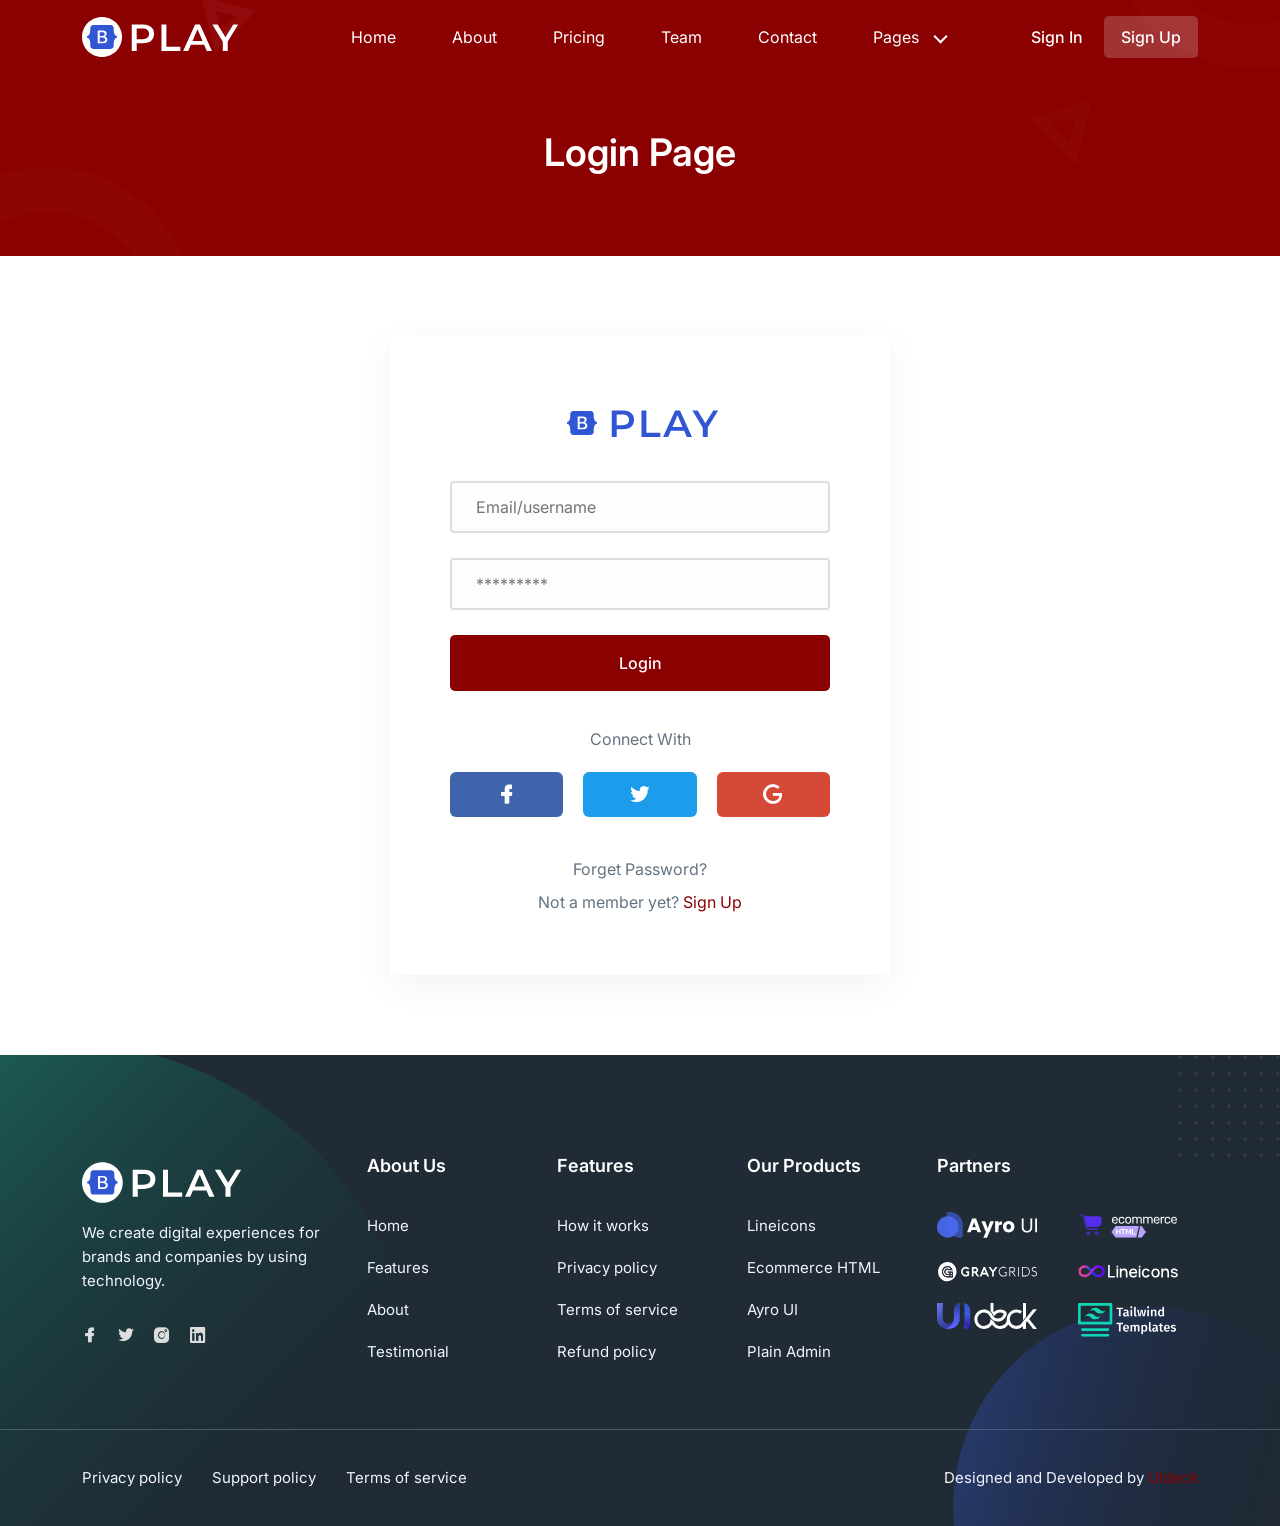
<file: login.html>
<!-- =========

	Template Name: Play
	Author: UIdeck
	Author URI: https://uideck.com/
	Support: https://uideck.com/support/
	Version: 1.1

========== -->

<!DOCTYPE html>
<html lang="en">
  <head>
    <meta charset="UTF-8" />
    <meta http-equiv="X-UA-Compatible" content="IE=edge" />
    <meta name="viewport" content="width=device-width, initial-scale=1.0" />
    <title>Play | Open source Project by UIdeck</title>

    <!--====== Favicon Icon ======-->
    <link
      rel="shortcut icon"
      href="assets/images/favicon.svg"
      type="image/svg"
    />

    <!-- ===== All CSS files ===== -->
    <link rel="stylesheet" href="assets/css/bootstrap.min.css" />
    <link rel="stylesheet" href="assets/css/animate.css" />
    <link rel="stylesheet" href="assets/css/lineicons.css" />
    <link rel="stylesheet" href="assets/css/ud-styles.css" />
  </head>
  <body>
    <!-- ====== Header Start ====== -->
    <header class="ud-header">
      <div class="container">
        <div class="row">
          <div class="col-lg-12">
            <nav class="navbar navbar-expand-lg">
              <a class="navbar-brand" href="index.html">
                <img src="assets/images/logo/logo.svg" alt="Logo" />
              </a>
              <button class="navbar-toggler">
                <span class="toggler-icon"> </span>
                <span class="toggler-icon"> </span>
                <span class="toggler-icon"> </span>
              </button>

              <div class="navbar-collapse">
                <ul id="nav" class="navbar-nav mx-auto">
                  <li class="nav-item">
                    <a class="ud-menu-scroll" href="#home">Home</a>
                  </li>

                  <li class="nav-item">
                    <a class="ud-menu-scroll" href="#about">About</a>
                  </li>
                  <li class="nav-item">
                    <a class="ud-menu-scroll" href="#pricing">Pricing</a>
                  </li>
                  <li class="nav-item">
                    <a class="ud-menu-scroll" href="#team">Team</a>
                  </li>
                  <li class="nav-item">
                    <a class="ud-menu-scroll" href="#contact">Contact</a>
                  </li>
                  <li class="nav-item nav-item-has-children">
                    <a href="javascript:void(0)"> Pages </a>
                    <ul class="ud-submenu">
                      <li class="ud-submenu-item">
                        <a href="about.html" class="ud-submenu-link">
                          About Page
                        </a>
                      </li>
                      <li class="ud-submenu-item">
                        <a href="pricing.html" class="ud-submenu-link">
                          Pricing Page
                        </a>
                      </li>
                      <li class="ud-submenu-item">
                        <a href="contact.html" class="ud-submenu-link">
                          Contact Page
                        </a>
                      </li>
                      <li class="ud-submenu-item">
                        <a href="blog.html" class="ud-submenu-link">
                          Blog Grid Page
                        </a>
                      </li>
                      <li class="ud-submenu-item">
                        <a href="blog-details.html" class="ud-submenu-link">
                          Blog Details Page
                        </a>
                      </li>
                      <li class="ud-submenu-item">
                        <a href="login.html" class="ud-submenu-link">
                          Sign In Page
                        </a>
                      </li>
                      <li class="ud-submenu-item">
                        <a href="404.html" class="ud-submenu-link">404 Page</a>
                      </li>
                    </ul>
                  </li>
                </ul>
              </div>

              <div class="navbar-btn d-none d-sm-inline-block">
                <a href="login.html" class="ud-main-btn ud-login-btn">
                  Sign In
                </a>
                <a class="ud-main-btn ud-white-btn" href="javascript:void(0)">
                  Sign Up
                </a>
              </div>
            </nav>
          </div>
        </div>
      </div>
    </header>
    <!-- ====== Header End ====== -->

    <!-- ====== Banner Start ====== -->
    <section class="ud-page-banner">
      <div class="container">
        <div class="row">
          <div class="col-lg-12">
            <div class="ud-banner-content">
              <h1>Login Page</h1>
            </div>
          </div>
        </div>
      </div>
    </section>
    <!-- ====== Banner End ====== -->

    <!-- ====== Login Start ====== -->
    <section class="ud-login">
      <div class="container">
        <div class="row">
          <div class="col-lg-12">
            <div class="ud-login-wrapper">
              <div class="ud-login-logo">
                <img src="assets/images/logo/logo-2.svg" alt="logo" />
              </div>
              <form class="ud-login-form">
                <div class="ud-form-group">
                  <input
                    type="email"
                    name="email"
                    placeholder="Email/username"
                  />
                </div>
                <div class="ud-form-group">
                  <input
                    type="password"
                    name="password"
                    placeholder="*********"
                  />
                </div>
                <div class="ud-form-group">
                  <button type="submit" class="ud-main-btn w-100">Login</button>
                </div>
              </form>

              <div class="ud-socials-connect">
                <p>Connect With</p>

                <ul>
                  <li>
                    <a href="javascript:void(0)" class="facebook">
                      <i class="lni lni-facebook-filled"></i>
                    </a>
                  </li>
                  <li>
                    <a href="javascript:void(0)" class="twitter">
                      <i class="lni lni-twitter-filled"></i>
                    </a>
                  </li>
                  <li>
                    <a href="javascript:void(0)" class="google">
                      <i class="lni lni-google"></i>
                    </a>
                  </li>
                </ul>
              </div>

              <a class="forget-pass" href="javascript:void(0)">
                Forget Password?
              </a>
              <p class="signup-option">
                Not a member yet? <a href="javascript:void(0)"> Sign Up </a>
              </p>
            </div>
          </div>
        </div>
      </div>
    </section>
    <!-- ====== Login End ====== -->

    <!-- ====== Footer Start ====== -->
    <footer class="ud-footer wow fadeInUp" data-wow-delay=".15s">
      <div class="shape shape-1">
        <img src="assets/images/footer/shape-1.svg" alt="shape" />
      </div>
      <div class="shape shape-2">
        <img src="assets/images/footer/shape-2.svg" alt="shape" />
      </div>
      <div class="shape shape-3">
        <img src="assets/images/footer/shape-3.svg" alt="shape" />
      </div>
      <div class="ud-footer-widgets">
        <div class="container">
          <div class="row">
            <div class="col-xl-3 col-lg-4 col-md-6">
              <div class="ud-widget">
                <a href="index.html" class="ud-footer-logo">
                  <img src="assets/images/logo/logo.svg" alt="logo" />
                </a>
                <p class="ud-widget-desc">
                  We create digital experiences for brands and companies by
                  using technology.
                </p>
                <ul class="ud-widget-socials">
                  <li>
                    <a href="https://twitter.com/MusharofChy">
                      <i class="lni lni-facebook-filled"></i>
                    </a>
                  </li>
                  <li>
                    <a href="https://twitter.com/MusharofChy">
                      <i class="lni lni-twitter-filled"></i>
                    </a>
                  </li>
                  <li>
                    <a href="https://twitter.com/MusharofChy">
                      <i class="lni lni-instagram-filled"></i>
                    </a>
                  </li>
                  <li>
                    <a href="https://twitter.com/MusharofChy">
                      <i class="lni lni-linkedin-original"></i>
                    </a>
                  </li>
                </ul>
              </div>
            </div>

            <div class="col-xl-2 col-lg-2 col-md-6 col-sm-6">
              <div class="ud-widget">
                <h5 class="ud-widget-title">About Us</h5>
                <ul class="ud-widget-links">
                  <li>
                    <a href="javascript:void(0)">Home</a>
                  </li>
                  <li>
                    <a href="javascript:void(0)">Features</a>
                  </li>
                  <li>
                    <a href="javascript:void(0)">About</a>
                  </li>
                  <li>
                    <a href="javascript:void(0)">Testimonial</a>
                  </li>
                </ul>
              </div>
            </div>
            <div class="col-xl-2 col-lg-3 col-md-6 col-sm-6">
              <div class="ud-widget">
                <h5 class="ud-widget-title">Features</h5>
                <ul class="ud-widget-links">
                  <li>
                    <a href="javascript:void(0)">How it works</a>
                  </li>
                  <li>
                    <a href="javascript:void(0)">Privacy policy</a>
                  </li>
                  <li>
                    <a href="javascript:void(0)">Terms of service</a>
                  </li>
                  <li>
                    <a href="javascript:void(0)">Refund policy</a>
                  </li>
                </ul>
              </div>
            </div>
            <div class="col-xl-2 col-lg-3 col-md-6 col-sm-6">
              <div class="ud-widget">
                <h5 class="ud-widget-title">Our Products</h5>
                <ul class="ud-widget-links">
                  <li>
                    <a
                      href="https://lineicons.com/"
                      rel="nofollow noopner"
                      target="_blank"
                      >Lineicons
                    </a>
                  </li>
                  <li>
                    <a
                      href="https://ecommercehtml.com/"
                      rel="nofollow noopner"
                      target="_blank"
                      >Ecommerce HTML</a
                    >
                  </li>
                  <li>
                    <a
                      href="https://ayroui.com/"
                      rel="nofollow noopner"
                      target="_blank"
                      >Ayro UI</a
                    >
                  </li>
                  <li>
                    <a
                      href="https://graygrids.com/"
                      rel="nofollow noopner"
                      target="_blank"
                      >Plain Admin</a
                    >
                  </li>
                </ul>
              </div>
            </div>
            <div class="col-xl-3 col-lg-6 col-md-8 col-sm-10">
              <div class="ud-widget">
                <h5 class="ud-widget-title">Partners</h5>
                <ul class="ud-widget-brands">
                  <li>
                    <a
                      href="https://ayroui.com/"
                      rel="nofollow noopner"
                      target="_blank"
                    >
                      <img
                        src="assets/images/footer/brands/ayroui.svg"
                        alt="ayroui"
                      />
                    </a>
                  </li>
                  <li>
                    <a
                      href="https://ecommercehtml.com/"
                      rel="nofollow noopner"
                      target="_blank"
                    >
                      <img
                        src="assets/images/footer/brands/ecommerce-html.svg"
                        alt="ecommerce-html"
                      />
                    </a>
                  </li>
                  <li>
                    <a
                      href="https://graygrids.com/"
                      rel="nofollow noopner"
                      target="_blank"
                    >
                      <img
                        src="assets/images/footer/brands/graygrids.svg"
                        alt="graygrids"
                      />
                    </a>
                  </li>
                  <li>
                    <a
                      href="https://lineicons.com/"
                      rel="nofollow noopner"
                      target="_blank"
                    >
                      <img
                        src="assets/images/footer/brands/lineicons.svg"
                        alt="lineicons"
                      />
                    </a>
                  </li>
                  <li>
                    <a
                      href="https://uideck.com/"
                      rel="nofollow noopner"
                      target="_blank"
                    >
                      <img
                        src="assets/images/footer/brands/uideck.svg"
                        alt="uideck"
                      />
                    </a>
                  </li>
                  <li>
                    <a
                      href="https://tailwindtemplates.co/"
                      rel="nofollow noopner"
                      target="_blank"
                    >
                      <img
                        src="assets/images/footer/brands/tailwindtemplates.svg"
                        alt="tailwindtemplates"
                      />
                    </a>
                  </li>
                </ul>
              </div>
            </div>
          </div>
        </div>
      </div>
      <div class="ud-footer-bottom">
        <div class="container">
          <div class="row">
            <div class="col-md-8">
              <ul class="ud-footer-bottom-left">
                <li>
                  <a href="javascript:void(0)">Privacy policy</a>
                </li>
                <li>
                  <a href="javascript:void(0)">Support policy</a>
                </li>
                <li>
                  <a href="javascript:void(0)">Terms of service</a>
                </li>
              </ul>
            </div>
            <div class="col-md-4">
              <p class="ud-footer-bottom-right">
                Designed and Developed by
                <a href="https://uideck.com" rel="nofollow">UIdeck</a>
              </p>
            </div>
          </div>
        </div>
      </div>
    </footer>
    <!-- ====== Footer End ====== -->

    <!-- ====== Back To Top Start ====== -->
    <a href="javascript:void(0)" class="back-to-top">
      <i class="lni lni-chevron-up"> </i>
    </a>
    <!-- ====== Back To Top End ====== -->

    <!-- ====== All Javascript Files ====== -->
    <script src="assets/js/bootstrap.bundle.min.js"></script>
    <script src="assets/js/wow.min.js"></script>
    <script src="assets/js/main.js"></script>
  </body>
</html>
</file>
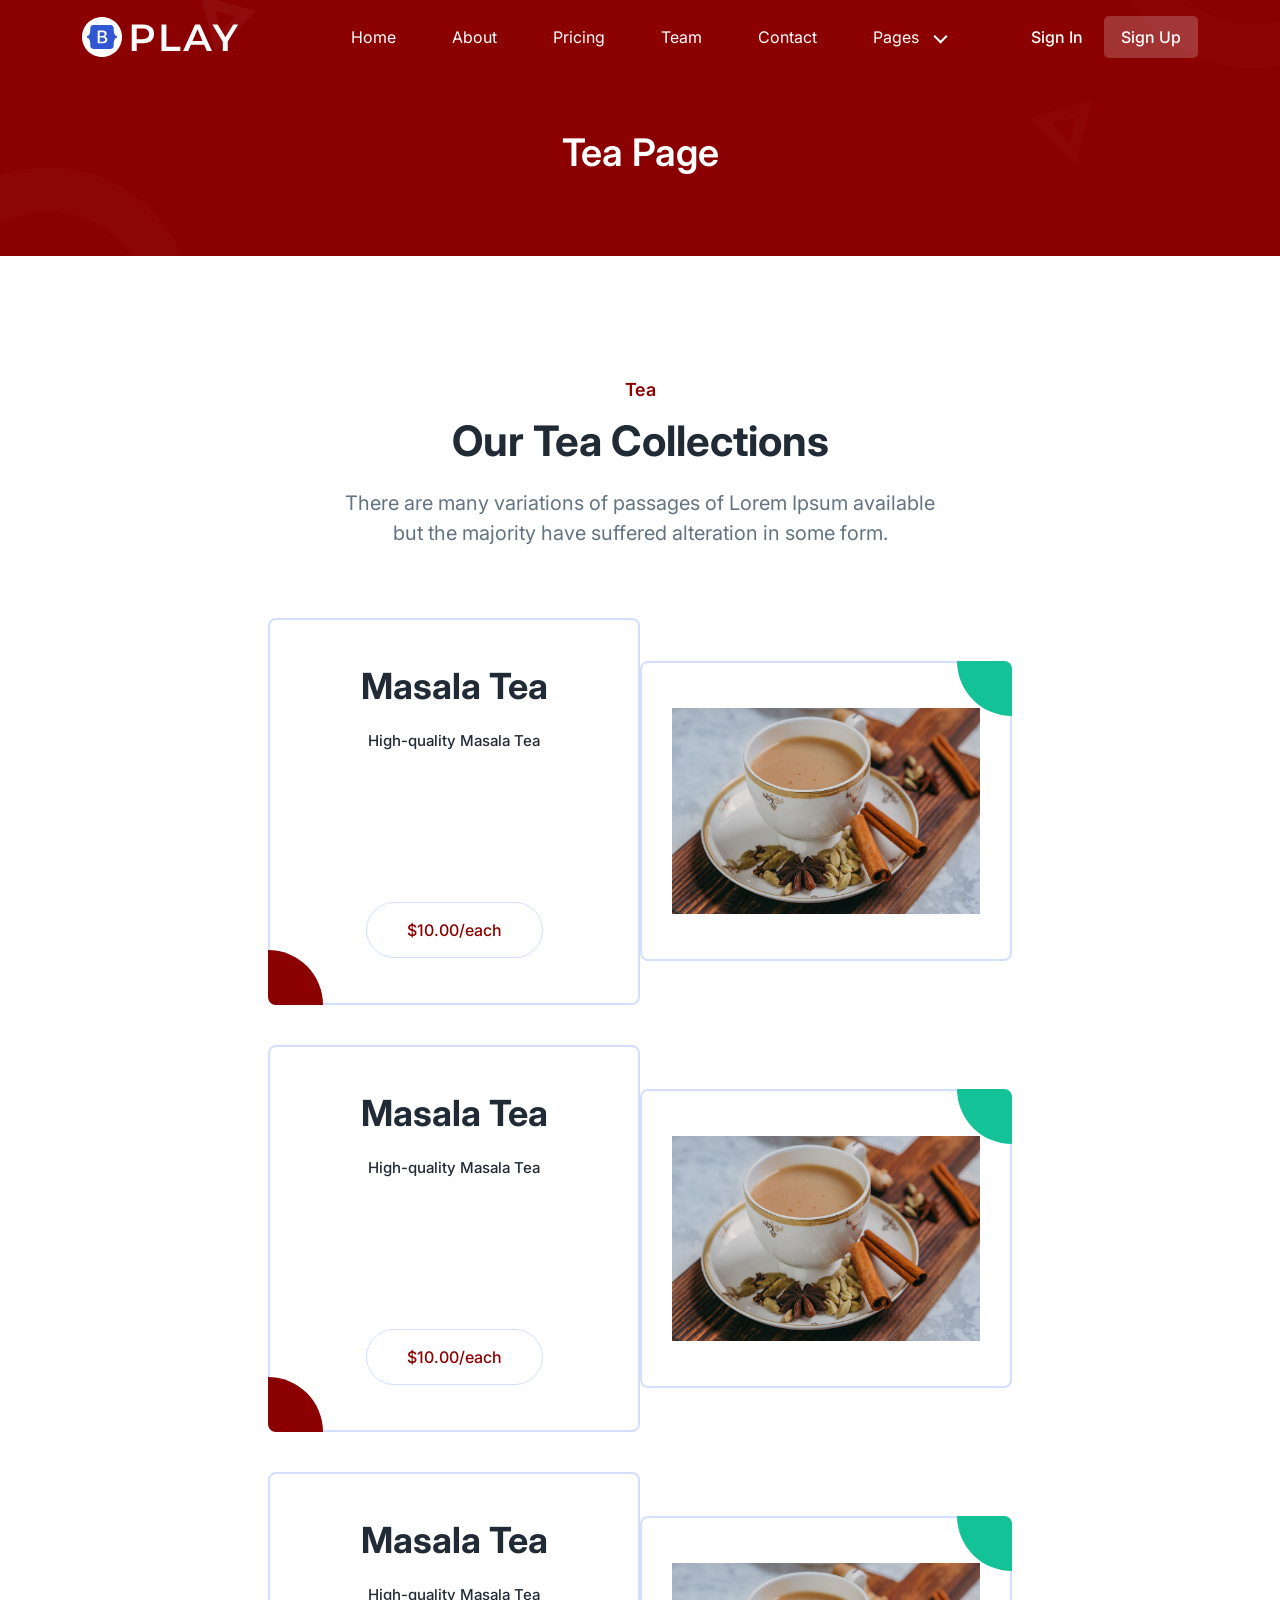
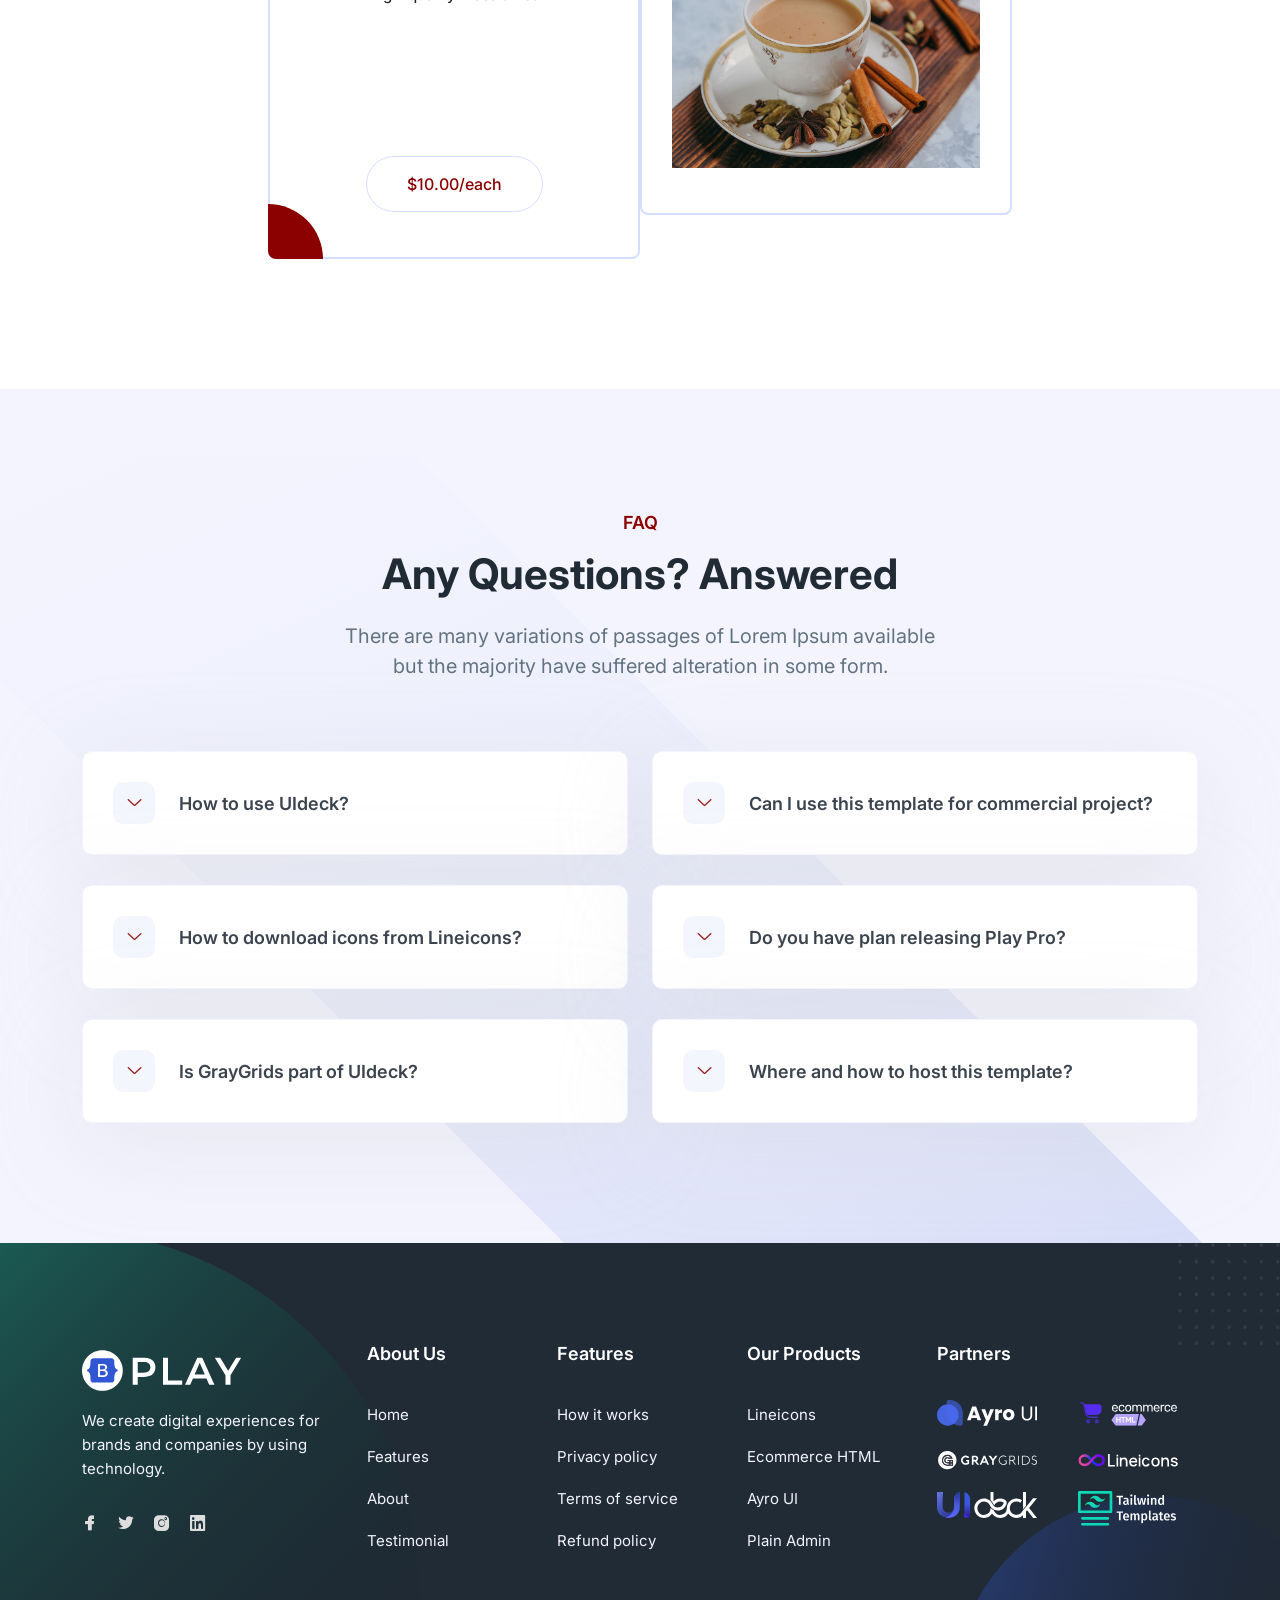
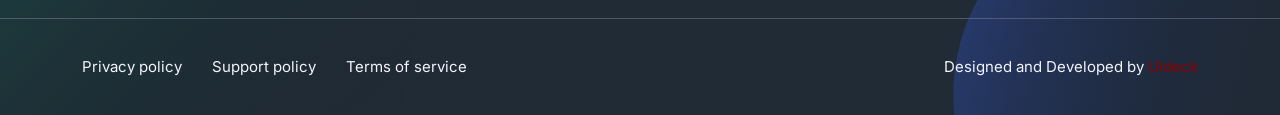
<file: pricing.html>
<!-- =========

	Template Name: Play
	Author: UIdeck
	Author URI: https://uideck.com/
	Support: https://uideck.com/support/
	Version: 1.1

========== -->

<!DOCTYPE html>
<html lang="en">
  <head>
    <meta charset="UTF-8" />
    <meta http-equiv="X-UA-Compatible" content="IE=edge" />
    <meta name="viewport" content="width=device-width, initial-scale=1.0" />
    <title>Play | Open source Project by UIdeck</title>

    <!--====== Favicon Icon ======-->
    <link
      rel="shortcut icon"
      href="assets/images/favicon.svg"
      type="image/svg"
    />

    <!-- ===== All CSS files ===== -->
    <link rel="stylesheet" href="assets/css/bootstrap.min.css" />
    <link rel="stylesheet" href="assets/css/animate.css" />
    <link rel="stylesheet" href="assets/css/lineicons.css" />
    <link rel="stylesheet" href="assets/css/ud-styles.css" />
  </head>
  <body>
    <!-- ====== Header Start ====== -->
    <header class="ud-header">
      <div class="container">
        <div class="row">
          <div class="col-lg-12">
            <nav class="navbar navbar-expand-lg">
              <a class="navbar-brand" href="index.html">
                <img src="assets/images/logo/logo.svg" alt="Logo" />
              </a>
              <button class="navbar-toggler">
                <span class="toggler-icon"> </span>
                <span class="toggler-icon"> </span>
                <span class="toggler-icon"> </span>
              </button>

              <div class="navbar-collapse">
                <ul id="nav" class="navbar-nav mx-auto">
                  <li class="nav-item">
                    <a class="ud-menu-scroll" href="#home">Home</a>
                  </li>

                  <li class="nav-item">
                    <a class="ud-menu-scroll" href="#about">About</a>
                  </li>
                  <li class="nav-item">
                    <a class="ud-menu-scroll" href="#pricing">Pricing</a>
                  </li>
                  <li class="nav-item">
                    <a class="ud-menu-scroll" href="#team">Team</a>
                  </li>
                  <li class="nav-item">
                    <a class="ud-menu-scroll" href="#contact">Contact</a>
                  </li>

                  <li class="nav-item nav-item-has-children">
                    <a href="javascript:void(0)"> Pages </a>
                    <ul class="ud-submenu">
                      <li class="ud-submenu-item">
                        <a href="about.html" class="ud-submenu-link">
                          About Page
                        </a>
                      </li>
                      <li class="ud-submenu-item">
                        <a href="pricing.html" class="ud-submenu-link">
                          Pricing Page
                        </a>
                      </li>
                      <li class="ud-submenu-item">
                        <a href="contact.html" class="ud-submenu-link">
                          Contact Page
                        </a>
                      </li>
                      <li class="ud-submenu-item">
                        <a href="blog.html" class="ud-submenu-link">
                          Blog Grid Page
                        </a>
                      </li>
                      <li class="ud-submenu-item">
                        <a href="blog-details.html" class="ud-submenu-link">
                          Blog Details Page
                        </a>
                      </li>
                      <li class="ud-submenu-item">
                        <a href="login.html" class="ud-submenu-link">
                          Sign In Page
                        </a>
                      </li>
                      <li class="ud-submenu-item">
                        <a href="404.html" class="ud-submenu-link">404 Page</a>
                      </li>
                    </ul>
                  </li>
                </ul>
              </div>

              <div class="navbar-btn d-none d-sm-inline-block">
                <a href="login.html" class="ud-main-btn ud-login-btn">
                  Sign In
                </a>
                <a class="ud-main-btn ud-white-btn" href="javascript:void(0)">
                  Sign Up
                </a>
              </div>
            </nav>
          </div>
        </div>
      </div>
    </header>
    <!-- ====== Header End ====== -->

    <!-- ====== Banner Start ====== -->
    <section class="ud-page-banner">
      <div class="container">
        <div class="row">
          <div class="col-lg-12">
            <div class="ud-banner-content">
              <h1>Tea Page</h1>
            </div>
          </div>
        </div>
      </div>
    </section>
    <!-- ====== Banner End ====== -->

    <!-- ====== Pricing Start ====== -->
    <section id="pricing" class="ud-pricing">
      <div class="container">
        <div class="row">
          <div class="col-lg-12">
            <div class="ud-section-title mx-auto text-center">
              <span>Tea</span>
              <h2>Our Tea Collections</h2>
              <p>
                There are many variations of passages of Lorem Ipsum available
                but the majority have suffered alteration in some form.
              </p>
            </div>
          </div>
        </div>

        <div class="row g-0 align-items-center justify-content-center">
          <div class="col-lg-4 col-md-6 col-sm-10">
            <div
              class="ud-single-pricing first-item wow fadeInUp"
              data-wow-delay=".15s"
            >
              <div class="ud-pricing-header">
                <h2>Masala Tea</h2>
                <br />
                <h3>High-quality Masala Tea</h3>
                <br />
                <br />
                <br />
                <br />
                <br />
                <br />
              </div>
              <div class="ud-pricing-footer">
                <a href="javascript:void(0)" class="ud-main-btn ud-border-btn">
                  $10.00/each
                </a>
              </div>
            </div>
          </div>
          <div class="col-lg-4 col-md-6 col-sm-10">
            <div
              class="ud-single-pricing last-item wow fadeInUp"
              data-wow-delay=".15s"
            >
              <img
                    src="assets/images/how-to-drink-masala-tea-1705822769-760148018.jpg"
                    alt="author"
                  />
            </div>
          </div>
        </div>
        <div class="row g-0 align-items-center justify-content-center">
          <div class="col-lg-4 col-md-6 col-sm-10">
            <div
              class="ud-single-pricing first-item wow fadeInUp"
              data-wow-delay=".15s"
            >
              <div class="ud-pricing-header">
                <h2>Masala Tea</h2>
                <br />
                <h3>High-quality Masala Tea</h3>
                <br />
                <br />
                <br />
                <br />
                <br />
                <br />
              </div>
              <div class="ud-pricing-footer">
                <a href="javascript:void(0)" class="ud-main-btn ud-border-btn">
                  $10.00/each
                </a>
              </div>
            </div>
          </div>
          <div class="col-lg-4 col-md-6 col-sm-10">
            <div
              class="ud-single-pricing last-item wow fadeInUp"
              data-wow-delay=".15s"
            >
              <img
                    src="assets/images/how-to-drink-masala-tea-1705822769-760148018.jpg"
                    alt="author"
                  />
            </div>
          </div>
        </div>
        <div class="row g-0 align-items-center justify-content-center">
          <div class="col-lg-4 col-md-6 col-sm-10">
            <div
              class="ud-single-pricing first-item wow fadeInUp"
              data-wow-delay=".15s"
            >
              <div class="ud-pricing-header">
                <h2>Masala Tea</h2>
                <br />
                <h3>High-quality Masala Tea</h3>
                <br />
                <br />
                <br />
                <br />
                <br />
                <br />
              </div>
              <div class="ud-pricing-footer">
                <a href="javascript:void(0)" class="ud-main-btn ud-border-btn">
                  $10.00/each
                </a>
              </div>
            </div>
          </div>
          <div class="col-lg-4 col-md-6 col-sm-10">
            <div
              class="ud-single-pricing last-item wow fadeInUp"
              data-wow-delay=".15s"
            >
              <img
                    src="assets/images/how-to-drink-masala-tea-1705822769-760148018.jpg"
                    alt="author"
                  />
            </div>
          </div>
        </div>
      </div>
    </section>
    <!-- ====== Pricing End ====== -->

    <!-- ====== FAQ Start ====== -->
    <section id="faq" class="ud-faq">
      <div class="shape">
        <img src="assets/images/faq/shape.svg" alt="shape" />
      </div>
      <div class="container">
        <div class="row">
          <div class="col-lg-12">
            <div class="ud-section-title text-center mx-auto">
              <span>FAQ</span>
              <h2>Any Questions? Answered</h2>
              <p>
                There are many variations of passages of Lorem Ipsum available
                but the majority have suffered alteration in some form.
              </p>
            </div>
          </div>
        </div>

        <div class="row">
          <div class="col-lg-6">
            <div class="ud-single-faq wow fadeInUp" data-wow-delay=".1s">
              <div class="accordion">
                <button
                  class="ud-faq-btn collapsed"
                  data-bs-toggle="collapse"
                  data-bs-target="#collapseOne"
                >
                  <span class="icon flex-shrink-0">
                    <i class="lni lni-chevron-down"></i>
                  </span>
                  <span>How to use UIdeck?</span>
                </button>
                <div id="collapseOne" class="accordion-collapse collapse">
                  <div class="ud-faq-body">
                    Lorem Ipsum is simply dummy text of the printing and
                    typesetting industry. Lorem Ipsum has been the industry's
                    standard dummy text ever since the 1500s, when an unknown
                    printer took a galley of type and scrambled it to make a
                    type specimen book.
                  </div>
                </div>
              </div>
            </div>
            <div class="ud-single-faq wow fadeInUp" data-wow-delay=".15s">
              <div class="accordion">
                <button
                  class="ud-faq-btn collapsed"
                  data-bs-toggle="collapse"
                  data-bs-target="#collapseTwo"
                >
                  <span class="icon flex-shrink-0">
                    <i class="lni lni-chevron-down"></i>
                  </span>
                  <span>How to download icons from Lineicons?</span>
                </button>
                <div id="collapseTwo" class="accordion-collapse collapse">
                  <div class="ud-faq-body">
                    Lorem Ipsum is simply dummy text of the printing and
                    typesetting industry. Lorem Ipsum has been the industry's
                    standard dummy text ever since the 1500s, when an unknown
                    printer took a galley of type and scrambled it to make a
                    type specimen book.
                  </div>
                </div>
              </div>
            </div>
            <div class="ud-single-faq wow fadeInUp" data-wow-delay=".2s">
              <div class="accordion">
                <button
                  class="ud-faq-btn collapsed"
                  data-bs-toggle="collapse"
                  data-bs-target="#collapseThree"
                >
                  <span class="icon flex-shrink-0">
                    <i class="lni lni-chevron-down"></i>
                  </span>
                  <span>Is GrayGrids part of UIdeck?</span>
                </button>
                <div id="collapseThree" class="accordion-collapse collapse">
                  <div class="ud-faq-body">
                    Lorem Ipsum is simply dummy text of the printing and
                    typesetting industry. Lorem Ipsum has been the industry's
                    standard dummy text ever since the 1500s, when an unknown
                    printer took a galley of type and scrambled it to make a
                    type specimen book.
                  </div>
                </div>
              </div>
            </div>
          </div>
          <div class="col-lg-6">
            <div class="ud-single-faq wow fadeInUp" data-wow-delay=".1s">
              <div class="accordion">
                <button
                  class="ud-faq-btn collapsed"
                  data-bs-toggle="collapse"
                  data-bs-target="#collapseFour"
                >
                  <span class="icon flex-shrink-0">
                    <i class="lni lni-chevron-down"></i>
                  </span>
                  <span>Can I use this template for commercial project?</span>
                </button>
                <div id="collapseFour" class="accordion-collapse collapse">
                  <div class="ud-faq-body">
                    Lorem Ipsum is simply dummy text of the printing and
                    typesetting industry. Lorem Ipsum has been the industry's
                    standard dummy text ever since the 1500s, when an unknown
                    printer took a galley of type and scrambled it to make a
                    type specimen book.
                  </div>
                </div>
              </div>
            </div>
            <div class="ud-single-faq wow fadeInUp" data-wow-delay=".15s">
              <div class="accordion">
                <button
                  class="ud-faq-btn collapsed"
                  data-bs-toggle="collapse"
                  data-bs-target="#collapseFive"
                >
                  <span class="icon flex-shrink-0">
                    <i class="lni lni-chevron-down"></i>
                  </span>
                  <span>Do you have plan releasing Play Pro?</span>
                </button>
                <div id="collapseFive" class="accordion-collapse collapse">
                  <div class="ud-faq-body">
                    Lorem Ipsum is simply dummy text of the printing and
                    typesetting industry. Lorem Ipsum has been the industry's
                    standard dummy text ever since the 1500s, when an unknown
                    printer took a galley of type and scrambled it to make a
                    type specimen book.
                  </div>
                </div>
              </div>
            </div>
            <div class="ud-single-faq wow fadeInUp" data-wow-delay=".2s">
              <div class="accordion">
                <button
                  class="ud-faq-btn collapsed"
                  data-bs-toggle="collapse"
                  data-bs-target="#collapseSix"
                >
                  <span class="icon flex-shrink-0">
                    <i class="lni lni-chevron-down"></i>
                  </span>
                  <span>Where and how to host this template?</span>
                </button>
                <div id="collapseSix" class="accordion-collapse collapse">
                  <div class="ud-faq-body">
                    Lorem Ipsum is simply dummy text of the printing and
                    typesetting industry. Lorem Ipsum has been the industry's
                    standard dummy text ever since the 1500s, when an unknown
                    printer took a galley of type and scrambled it to make a
                    type specimen book.
                  </div>
                </div>
              </div>
            </div>
          </div>
        </div>
      </div>
    </section>
    <!-- ====== FAQ End ====== -->

    <!-- ====== Footer Start ====== -->
    <footer class="ud-footer wow fadeInUp" data-wow-delay=".15s">
      <div class="shape shape-1">
        <img src="assets/images/footer/shape-1.svg" alt="shape" />
      </div>
      <div class="shape shape-2">
        <img src="assets/images/footer/shape-2.svg" alt="shape" />
      </div>
      <div class="shape shape-3">
        <img src="assets/images/footer/shape-3.svg" alt="shape" />
      </div>
      <div class="ud-footer-widgets">
        <div class="container">
          <div class="row">
            <div class="col-xl-3 col-lg-4 col-md-6">
              <div class="ud-widget">
                <a href="index.html" class="ud-footer-logo">
                  <img src="assets/images/logo/logo.svg" alt="logo" />
                </a>
                <p class="ud-widget-desc">
                  We create digital experiences for brands and companies by
                  using technology.
                </p>
                <ul class="ud-widget-socials">
                  <li>
                    <a href="https://twitter.com/MusharofChy">
                      <i class="lni lni-facebook-filled"></i>
                    </a>
                  </li>
                  <li>
                    <a href="https://twitter.com/MusharofChy">
                      <i class="lni lni-twitter-filled"></i>
                    </a>
                  </li>
                  <li>
                    <a href="https://twitter.com/MusharofChy">
                      <i class="lni lni-instagram-filled"></i>
                    </a>
                  </li>
                  <li>
                    <a href="https://twitter.com/MusharofChy">
                      <i class="lni lni-linkedin-original"></i>
                    </a>
                  </li>
                </ul>
              </div>
            </div>

            <div class="col-xl-2 col-lg-2 col-md-6 col-sm-6">
              <div class="ud-widget">
                <h5 class="ud-widget-title">About Us</h5>
                <ul class="ud-widget-links">
                  <li>
                    <a href="javascript:void(0)">Home</a>
                  </li>
                  <li>
                    <a href="javascript:void(0)">Features</a>
                  </li>
                  <li>
                    <a href="javascript:void(0)">About</a>
                  </li>
                  <li>
                    <a href="javascript:void(0)">Testimonial</a>
                  </li>
                </ul>
              </div>
            </div>
            <div class="col-xl-2 col-lg-3 col-md-6 col-sm-6">
              <div class="ud-widget">
                <h5 class="ud-widget-title">Features</h5>
                <ul class="ud-widget-links">
                  <li>
                    <a href="javascript:void(0)">How it works</a>
                  </li>
                  <li>
                    <a href="javascript:void(0)">Privacy policy</a>
                  </li>
                  <li>
                    <a href="javascript:void(0)">Terms of service</a>
                  </li>
                  <li>
                    <a href="javascript:void(0)">Refund policy</a>
                  </li>
                </ul>
              </div>
            </div>
            <div class="col-xl-2 col-lg-3 col-md-6 col-sm-6">
              <div class="ud-widget">
                <h5 class="ud-widget-title">Our Products</h5>
                <ul class="ud-widget-links">
                  <li>
                    <a
                      href="https://lineicons.com/"
                      rel="nofollow noopner"
                      target="_blank"
                      >Lineicons
                    </a>
                  </li>
                  <li>
                    <a
                      href="https://ecommercehtml.com/"
                      rel="nofollow noopner"
                      target="_blank"
                      >Ecommerce HTML</a
                    >
                  </li>
                  <li>
                    <a
                      href="https://ayroui.com/"
                      rel="nofollow noopner"
                      target="_blank"
                      >Ayro UI</a
                    >
                  </li>
                  <li>
                    <a
                      href="https://graygrids.com/"
                      rel="nofollow noopner"
                      target="_blank"
                      >Plain Admin</a
                    >
                  </li>
                </ul>
              </div>
            </div>
            <div class="col-xl-3 col-lg-6 col-md-8 col-sm-10">
              <div class="ud-widget">
                <h5 class="ud-widget-title">Partners</h5>
                <ul class="ud-widget-brands">
                  <li>
                    <a
                      href="https://ayroui.com/"
                      rel="nofollow noopner"
                      target="_blank"
                    >
                      <img
                        src="assets/images/footer/brands/ayroui.svg"
                        alt="ayroui"
                      />
                    </a>
                  </li>
                  <li>
                    <a
                      href="https://ecommercehtml.com/"
                      rel="nofollow noopner"
                      target="_blank"
                    >
                      <img
                        src="assets/images/footer/brands/ecommerce-html.svg"
                        alt="ecommerce-html"
                      />
                    </a>
                  </li>
                  <li>
                    <a
                      href="https://graygrids.com/"
                      rel="nofollow noopner"
                      target="_blank"
                    >
                      <img
                        src="assets/images/footer/brands/graygrids.svg"
                        alt="graygrids"
                      />
                    </a>
                  </li>
                  <li>
                    <a
                      href="https://lineicons.com/"
                      rel="nofollow noopner"
                      target="_blank"
                    >
                      <img
                        src="assets/images/footer/brands/lineicons.svg"
                        alt="lineicons"
                      />
                    </a>
                  </li>
                  <li>
                    <a
                      href="https://uideck.com/"
                      rel="nofollow noopner"
                      target="_blank"
                    >
                      <img
                        src="assets/images/footer/brands/uideck.svg"
                        alt="uideck"
                      />
                    </a>
                  </li>
                  <li>
                    <a
                      href="https://tailwindtemplates.co/"
                      rel="nofollow noopner"
                      target="_blank"
                    >
                      <img
                        src="assets/images/footer/brands/tailwindtemplates.svg"
                        alt="tailwindtemplates"
                      />
                    </a>
                  </li>
                </ul>
              </div>
            </div>
          </div>
        </div>
      </div>
      <div class="ud-footer-bottom">
        <div class="container">
          <div class="row">
            <div class="col-md-8">
              <ul class="ud-footer-bottom-left">
                <li>
                  <a href="javascript:void(0)">Privacy policy</a>
                </li>
                <li>
                  <a href="javascript:void(0)">Support policy</a>
                </li>
                <li>
                  <a href="javascript:void(0)">Terms of service</a>
                </li>
              </ul>
            </div>
            <div class="col-md-4">
              <p class="ud-footer-bottom-right">
                Designed and Developed by
                <a href="https://uideck.com" rel="nofollow">UIdeck</a>
              </p>
            </div>
          </div>
        </div>
      </div>
    </footer>
    <!-- ====== Footer End ====== -->

    <!-- ====== Back To Top Start ====== -->
    <a href="javascript:void(0)" class="back-to-top">
      <i class="lni lni-chevron-up"> </i>
    </a>
    <!-- ====== Back To Top End ====== -->

    <!-- ====== All Javascript Files ====== -->
    <script src="assets/js/bootstrap.bundle.min.js"></script>
    <script src="assets/js/wow.min.js"></script>
    <script src="assets/js/main.js"></script>
  </body>
</html>
</file>
<file: assets/css/ud-styles.css>
/* =======

	Template Name: Play Bootstrap
	Author: UIdeck
	Author URI: https://uideck.com/
	Support: https://github.com/uideck/
	Version: 1.0

======== */
/*===========================
  COMMON css 
===========================*/
@import url("https://fonts.googleapis.com/css2?family=Inter:wght@200;300;400;500;600;700;800;900&display=swap");
:root {
  --font: "Inter", sans-serif;
  --body-color: #637381;
  --heading-color: #212b36;
  --primary-color: darkred;
  --white: #ffffff;
}

body {
  font-family: var(--font);
  font-weight: normal;
  font-style: normal;
  color: var(--body-color);
  overflow-x: hidden;
}

* {
  margin: 0;
  padding: 0;
  -webkit-box-sizing: border-box;
  box-sizing: border-box;
}

img {
  max-width: 100%;
}

a,
button,
input,
textarea {
  -webkit-transition: all 0.3s ease-out 0s;
  transition: all 0.3s ease-out 0s;
}

a,
a:focus,
input:focus,
textarea:focus,
button:focus,
.navbar-toggler:focus {
  text-decoration: none;
  outline: none;
  -webkit-box-shadow: none;
          box-shadow: none;
}

a:focus,
a:hover {
  text-decoration: none;
}

i,
span,
a {
  display: inline-block;
}

audio,
canvas,
iframe,
img,
svg,
video {
  vertical-align: middle;
}

h1,
h2,
h3,
h4,
h5,
h6 {
  font-weight: 700;
  color: var(--heading-color);
  margin: 0px;
}

h1 {
  font-size: 48px;
}

h2 {
  font-size: 36px;
}

h3 {
  font-size: 28px;
}

h4 {
  font-size: 22px;
}

h5 {
  font-size: 18px;
}

h6 {
  font-size: 16px;
}

ul,
ol {
  margin: 0px;
  padding: 0px;
  list-style-type: none;
}

p {
  font-size: 16px;
  font-weight: 400;
  line-height: 26px;
  color: var(--body-color);
  margin: 0px;
}

.bg_cover {
  background-position: center center;
  background-size: cover;
  background-repeat: no-repeat;
  width: 100%;
  height: 100%;
}

/*===== All Button Style =====*/
.ud-main-btn {
  display: inline-block;
  text-align: center;
  white-space: nowrap;
  vertical-align: middle;
  font-weight: 500;
  font-size: 16px;
  border-radius: 5px;
  padding: 15px 25px;
  border: 1px solid transparent;
  color: var(--white);
  cursor: pointer;
  z-index: 5;
  -webkit-transition: all 0.4s ease-out 0s;
  transition: all 0.4s ease-out 0s;
  background: var(--primary-color);
}

.ud-main-btn:hover {
  color: var(--white);
  background: var(--heading-color);
}

@media (max-width: 767px) {
  .container {
    padding-left: 40px;
    padding-right: 40px;
  }
}

@media only screen and (min-width: 576px) and (max-width: 767px) {
  .container {
    padding-left: 20px;
    padding-right: 20px;
  }
}

.back-to-top {
  width: 40px;
  height: 40px;
  line-height: 40px;
  background: var(--primary-color);
  -webkit-box-shadow: 0px 0px 5px rgba(0, 0, 0, 0.2);
          box-shadow: 0px 0px 5px rgba(0, 0, 0, 0.2);
  text-align: center;
  -webkit-box-pack: center;
      -ms-flex-pack: center;
          justify-content: center;
  -webkit-box-align: center;
      -ms-flex-align: center;
          align-items: center;
  border-radius: 5px;
  position: fixed;
  right: 30px;
  bottom: 30px;
  z-index: 99;
  color: var(--white);
}

.back-to-top:hover {
  color: var(--white);
  background: var(--heading-color);
}

/* ===== Header CSS ===== */
.ud-header {
  position: absolute;
  top: 0;
  left: 0;
  width: 100%;
  z-index: 99;
  -webkit-transition: all 0.3s ease-out 0s;
  transition: all 0.3s ease-out 0s;
}

.sticky {
  position: fixed;
  z-index: 99;
  background-color: rgba(255, 255, 255, 0.8);
  -webkit-backdrop-filter: blur(5px);
          backdrop-filter: blur(5px);
  -webkit-box-shadow: inset 0 -1px 0 0 rgba(0, 0, 0, 0.1);
  box-shadow: inset 0 -1px 0 0 rgba(0, 0, 0, 0.1);
  -webkit-transition: all 0.3s ease-out 0s;
  transition: all 0.3s ease-out 0s;
}

.sticky .navbar {
  padding: 0;
}

.navbar {
  padding: 0px 0;
  border-radius: 5px;
  position: relative;
  -webkit-transition: all 0.3s ease-out 0s;
  transition: all 0.3s ease-out 0s;
}

.navbar-brand {
  padding: 0;
}

@media only screen and (min-width: 768px) and (max-width: 991px), (max-width: 767px) {
  .navbar-brand {
    padding: 5px 0px;
  }
}

.navbar-brand img {
  max-width: 160px;
}

.navbar-toggler {
  padding: 0;
}

.navbar-toggler .toggler-icon {
  width: 30px;
  height: 2px;
  background-color: var(--white);
  display: block;
  margin: 5px 0;
  position: relative;
  -webkit-transition: all 0.3s ease-out 0s;
  transition: all 0.3s ease-out 0s;
}

.navbar-toggler.active .toggler-icon:nth-of-type(1) {
  -webkit-transform: rotate(45deg);
  transform: rotate(45deg);
  top: 7px;
}

.navbar-toggler.active .toggler-icon:nth-of-type(2) {
  opacity: 0;
}

.navbar-toggler.active .toggler-icon:nth-of-type(3) {
  -webkit-transform: rotate(135deg);
  transform: rotate(135deg);
  top: -7px;
}

@media only screen and (min-width: 768px) and (max-width: 991px), (max-width: 767px) {
  .navbar-collapse {
    position: absolute;
    top: 100%;
    right: 0;
    max-width: 300px;
    width: 100%;
    background-color: var(--white);
    z-index: 9;
    -webkit-box-shadow: 0px 15px 20px 0px rgba(0, 0, 0, 0.1);
    box-shadow: 0px 15px 20px 0px rgba(0, 0, 0, 0.1);
    padding: 0px;
    display: none;
    border-radius: 5px;
  }
  .navbar-collapse.show {
    display: block;
  }
}

@media only screen and (min-width: 768px) and (max-width: 991px), (max-width: 767px) {
  .navbar-nav {
    padding: 20px 30px;
  }
}

.navbar-nav .nav-item {
  position: relative;
  padding: 0px 20px;
}

@media only screen and (min-width: 992px) and (max-width: 1199px) {
  .navbar-nav .nav-item {
    padding: 0px 12px;
  }
}

@media only screen and (min-width: 768px) and (max-width: 991px), (max-width: 767px) {
  .navbar-nav .nav-item {
    padding: 0px;
  }
}

.navbar-nav .nav-item > a {
  font-size: 16px;
  font-weight: 400;
  color: var(--white);
  -webkit-transition: all 0.3s ease-out 0s;
  transition: all 0.3s ease-out 0s;
  padding: 25px 8px;
  position: relative;
}

@media only screen and (min-width: 768px) and (max-width: 991px), (max-width: 767px) {
  .navbar-nav .nav-item > a {
    display: block;
    padding: 8px 0;
    color: var(--heading-color);
  }
}

.navbar-nav .nav-item > a:hover, .navbar-nav .nav-item > a.active {
  color: var(--white);
  opacity: 0.5;
}

@media only screen and (min-width: 768px) and (max-width: 991px), (max-width: 767px) {
  .navbar-nav .nav-item > a:hover, .navbar-nav .nav-item > a.active {
    color: var(--primary-color);
    opacity: 1;
  }
}

.navbar-nav .nav-item .ud-submenu {
  position: absolute;
  width: 250px;
  background: var(--white);
  top: 110%;
  padding: 20px 30px;
  -webkit-box-shadow: 0 15px 44px rgba(140, 140, 140, 0.18);
          box-shadow: 0 15px 44px rgba(140, 140, 140, 0.18);
  border-radius: 5px;
  opacity: 0;
  visibility: hidden;
  -webkit-transition: all 0.3s ease-out 0s;
  transition: all 0.3s ease-out 0s;
}

@media only screen and (min-width: 768px) and (max-width: 991px), (max-width: 767px) {
  .navbar-nav .nav-item .ud-submenu {
    position: static;
    -webkit-box-shadow: none;
            box-shadow: none;
    width: 100%;
    padding: 0px;
    opacity: 1;
    visibility: visible;
    display: none;
  }
}

.navbar-nav .nav-item .ud-submenu.show {
  display: block;
}

.navbar-nav .nav-item .ud-submenu .ud-submenu-link {
  padding: 7px 0;
  color: var(--heading-color);
  font-size: 14px;
}

.navbar-nav .nav-item .ud-submenu .ud-submenu-link:hover {
  color: var(--primary-color);
}

.navbar-nav .nav-item:hover > a {
  color: var(--white);
  opacity: 0.5;
}

@media only screen and (min-width: 768px) and (max-width: 991px), (max-width: 767px) {
  .navbar-nav .nav-item:hover > a {
    color: var(--primary-color);
    opacity: 1;
  }
}

.navbar-nav .nav-item:hover > .ud-submenu {
  opacity: 1;
  visibility: visible;
  top: 100%;
}

.navbar-nav .nav-item.nav-item-has-children > a {
  position: relative;
}

.navbar-nav .nav-item.nav-item-has-children > a::after {
  content: "";
  -webkit-box-sizing: border-box;
          box-sizing: border-box;
  position: absolute;
  width: 10px;
  height: 10px;
  border-bottom: 2px solid;
  border-right: 2px solid;
  -webkit-transform: rotate(45deg) translateY(-50%);
          transform: rotate(45deg) translateY(-50%);
  right: -15px;
  top: 50%;
  margin-top: -2px;
}

@media only screen and (min-width: 768px) and (max-width: 991px), (max-width: 767px) {
  .navbar-nav .nav-item.nav-item-has-children > a::after {
    right: 5px;
  }
}

@media only screen and (min-width: 768px) and (max-width: 991px), (max-width: 767px) {
  .navbar-btn {
    position: absolute;
    top: 50%;
    right: 50px;
    -webkit-transform: translateY(-50%);
    transform: translateY(-50%);
  }
}

.navbar-btn .ud-main-btn {
  padding: 8px 16px;
  background: transparent;
}

.navbar-btn .ud-login-btn:hover {
  opacity: 0.5;
}

.navbar-btn .ud-white-btn {
  background: rgba(255, 255, 255, 0.2);
}

.navbar-btn .ud-white-btn:hover {
  background: white;
  color: var(--heading-color);
}

.sticky .navbar-toggler .toggler-icon {
  background-color: var(--heading-color);
}

.sticky .navbar-nav .nav-item:hover > a {
  color: var(--primary-color);
  opacity: 1;
}

.sticky .navbar-nav .nav-item a {
  color: var(--heading-color);
}

.sticky .navbar-nav .nav-item a.active, .sticky .navbar-nav .nav-item a:hover {
  color: var(--primary-color);
  opacity: 1;
}

.sticky .navbar-btn .ud-main-btn.ud-login-btn {
  color: var(--heading-color);
}

.sticky .navbar-btn .ud-main-btn.ud-login-btn:hover {
  color: var(--primary-color);
  opacity: 1;
}

.sticky .navbar-btn .ud-white-btn {
  background: var(--primary-color);
  color: var(--white);
}

.sticky .navbar-btn .ud-white-btn:hover {
  background: var(--heading-color);
}

/* ===== Hero CSS ===== */
.ud-hero {
  background: var(--primary-color);
  padding-top: 180px;
}

@media only screen and (min-width: 768px) and (max-width: 991px) {
  .ud-hero {
    padding-top: 160px;
  }
}

@media (max-width: 767px) {
  .ud-hero {
    padding-top: 130px;
  }
}

.ud-hero-content {
  max-width: 780px;
  margin: auto;
  margin-bottom: 30px;
}

.ud-hero-content .ud-hero-title {
  color: var(--white);
  font-weight: 700;
  font-size: 45px;
  line-height: 60px;
  text-align: center;
  margin-bottom: 30px;
}

@media only screen and (min-width: 768px) and (max-width: 991px) {
  .ud-hero-content .ud-hero-title {
    font-size: 38px;
    line-height: 50px;
  }
}

@media (max-width: 767px) {
  .ud-hero-content .ud-hero-title {
    font-size: 26px;
    line-height: 38px;
  }
}

.ud-hero-content .ud-hero-desc {
  font-weight: normal;
  font-size: 20px;
  line-height: 35px;
  text-align: center;
  color: var(--white);
  opacity: 0.8;
  max-width: 600px;
  margin: auto;
  margin-bottom: 30px;
}

@media (max-width: 767px) {
  .ud-hero-content .ud-hero-desc {
    font-size: 16px;
    line-height: 30px;
  }
}

.ud-hero-buttons {
  display: -webkit-box;
  display: -ms-flexbox;
  display: flex;
  -webkit-box-align: center;
      -ms-flex-align: center;
          align-items: center;
  -webkit-box-pack: center;
      -ms-flex-pack: center;
          justify-content: center;
}

.ud-hero-buttons .ud-main-btn {
  margin: 8px;
}

@media (max-width: 767px) {
  .ud-hero-buttons .ud-main-btn {
    margin: 5px;
  }
}

@media (max-width: 767px) {
  .ud-hero-buttons .ud-main-btn {
    padding: 12px 16px;
  }
}

.ud-hero-buttons .ud-white-btn {
  background: var(--white);
  color: var(--heading-color);
}

.ud-hero-buttons .ud-white-btn:hover {
  -webkit-box-shadow: 0px 0px 25px rgba(0, 0, 0, 0.2);
          box-shadow: 0px 0px 25px rgba(0, 0, 0, 0.2);
  background: #fefefe;
  color: var(--primary-color);
}

.ud-hero-buttons .ud-link-btn:hover {
  color: var(--white);
  background: transparent;
  opacity: 0.5;
}

.ud-hero-brands-wrapper {
  text-align: center;
  margin-bottom: 40px;
}

.ud-hero-brands-wrapper img {
  -webkit-transition: all 0.3s;
  transition: all 0.3s;
  opacity: 0.5;
  max-width: 250px;
}

.ud-hero-brands-wrapper img:hover {
  opacity: 1;
}

.ud-hero-image {
  max-width: 845px;
  margin: auto;
  text-align: center;
  position: relative;
  z-index: 1;
}

.ud-hero-image img {
  max-width: 100%;
  text-align: center;
}

.ud-hero-image .shape {
  position: absolute;
  z-index: -1;
}

.ud-hero-image .shape.shape-1 {
  bottom: 0;
  left: -30px;
}

.ud-hero-image .shape.shape-2 {
  top: -20px;
  right: -20px;
}

/* ===== Features CSS ===== */
.ud-features {
  padding-top: 120px;
  padding-bottom: 90px;
}

@media (max-width: 767px) {
  .ud-features {
    padding-top: 80px;
    padding-bottom: 40px;
  }
}

.ud-section-title {
  max-width: 620px;
  margin-bottom: 70px;
}

.ud-section-title span {
  font-weight: 600;
  font-size: 18px;
  color: var(--primary-color);
  margin-bottom: 10px;
}

.ud-section-title h2 {
  font-weight: 700;
  font-size: 42px;
  line-height: 55px;
  text-transform: capitalize;
  color: var(--heading-color);
  margin-bottom: 20px;
}

.ud-section-title p {
  font-size: 20px;
  line-height: 30px;
}

@media (max-width: 767px) {
  .ud-section-title p {
    font-size: 16px;
    line-height: 26px;
  }
}

.ud-single-feature {
  margin-bottom: 40px;
}

.ud-single-feature:hover .ud-feature-icon::before {
  -webkit-transform: rotate(45deg);
  transform: rotate(45deg);
}

.ud-single-feature .ud-feature-icon {
  width: 70px;
  height: 70px;
  display: -webkit-box;
  display: -ms-flexbox;
  display: flex;
  -webkit-box-align: center;
      -ms-flex-align: center;
          align-items: center;
  -webkit-box-pack: center;
      -ms-flex-pack: center;
          justify-content: center;
  border-radius: 14px;
  background: var(--primary-color);
  font-size: 32px;
  color: var(--white);
  position: relative;
  z-index: 1;
  text-align: center;
  margin-bottom: 40px;
}

.ud-single-feature .ud-feature-icon::before {
  content: "";
  position: absolute;
  width: 100%;
  height: 100%;
  top: 0;
  left: 0;
  border-radius: 14px;
  background: var(--primary-color);
  opacity: 0.2;
  z-index: -1;
  -webkit-transform: rotate(23deg);
  transform: rotate(23deg);
  -webkit-transition: all 0.3s ease-out 0s;
  transition: all 0.3s ease-out 0s;
}

.ud-single-feature .ud-feature-title {
  font-weight: 700;
  font-size: 20px;
  line-height: 28px;
  margin-bottom: 12px;
}

@media only screen and (min-width: 992px) and (max-width: 1199px) {
  .ud-single-feature .ud-feature-title {
    font-size: 18px;
    line-height: 26px;
  }
}

.ud-single-feature .ud-feature-desc {
  font-size: 16px;
  line-height: 24px;
  margin-bottom: 40px;
}

.ud-single-feature .ud-feature-link {
  font-weight: 500;
  color: var(--body-color);
}

.ud-single-feature .ud-feature-link:hover {
  color: var(--primary-color);
}

/* ===== About CSS ===== */
.ud-about {
  background: #f3f4fe;
  padding: 120px 0;
}

@media (max-width: 767px) {
  .ud-about {
    padding: 80px 0;
  }
}

.ud-about-wrapper {
  background: var(--white);
  border: 1px solid rgba(0, 0, 0, 0.08);
  display: -webkit-box;
  display: -ms-flexbox;
  display: flex;
  -webkit-box-pack: justify;
      -ms-flex-pack: justify;
          justify-content: space-between;
}

@media only screen and (min-width: 768px) and (max-width: 991px), (max-width: 767px) {
  .ud-about-wrapper {
    display: block;
  }
}

.ud-about-content-wrapper {
  padding: 70px;
}

@media (max-width: 767px) {
  .ud-about-content-wrapper {
    padding: 50px 30px;
  }
}

@media only screen and (min-width: 576px) and (max-width: 767px) {
  .ud-about-content-wrapper {
    padding: 50px;
  }
}

.ud-about-content {
  max-width: 500px;
}

.ud-about-content .tag {
  font-weight: 500;
  font-size: 14px;
  color: var(--white);
  background: var(--primary-color);
  padding: 5px 20px;
  display: inline-block;
  margin-bottom: 20px;
}

.ud-about-content h2 {
  font-weight: bold;
  font-size: 36px;
  line-height: 45px;
  margin-bottom: 30px;
}

@media (max-width: 767px) {
  .ud-about-content h2 {
    font-size: 26px;
    line-height: 38px;
  }
}

.ud-about-content p {
  font-size: 16px;
  line-height: 28px;
  margin-bottom: 40px;
}

.ud-about-content .ud-main-btn:hover {
  background: #2748b4;
  -webkit-box-shadow: 0px 0px 10px rgba(0, 0, 0, 0.3);
          box-shadow: 0px 0px 10px rgba(0, 0, 0, 0.3);
}

@media only screen and (min-width: 768px) and (max-width: 991px), (max-width: 767px) {
  .ud-about-image {
    text-align: center;
  }
}

/* ===== Pricing CSS ===== */
.ud-pricing {
  padding-top: 120px;
  padding-bottom: 90px;
}

@media (max-width: 767px) {
  .ud-pricing {
    padding-top: 80px;
    padding-bottom: 40px;
  }
}

.ud-single-pricing {
  margin-bottom: 40px;
  background: var(--white);
  border: 2px solid #d4deff;
  border-radius: 8px;
  text-align: center;
  padding: 45px 30px;
  position: relative;
}

.ud-single-pricing.active {
  background: -webkit-gradient(linear, left top, left bottom, from(#3056d3), to(#179bee));
  background: linear-gradient(180deg, #3056d3 0%, #179bee 100%);
  border: none;
  padding: 55px 30px;
}

.ud-single-pricing.active .ud-pricing-header h3,
.ud-single-pricing.active .ud-pricing-header h4 {
  color: var(--white);
}

.ud-single-pricing.active .ud-pricing-body li {
  color: var(--white);
}

.ud-single-pricing.first-item::after, .ud-single-pricing.last-item::after {
  content: "";
  position: absolute;
  width: 55px;
  height: 55px;
  z-index: 1;
}

.ud-single-pricing.first-item::after {
  background: var(--primary-color);
  left: -2px;
  bottom: -2px;
  border-radius: 0px 55px 0px 8px;
}

.ud-single-pricing.last-item::after {
  background: #13c296;
  top: -2px;
  right: -2px;
  border-radius: 0px 8px 0px 55px;
}

.ud-single-pricing .ud-popular-tag {
  display: inline-block;
  padding: 10px 25px;
  background: var(--white);
  border-radius: 30px;
  color: var(--primary-color);
  margin-bottom: 20px;
  font-weight: 600;
}

.ud-single-pricing .ud-pricing-header h3 {
  font-weight: 500;
  font-size: 15px;
  margin-bottom: 8px;
}

.ud-single-pricing .ud-pricing-header h4 {
  font-weight: 600;
  font-size: 26px;
  color: var(--primary-color);
  margin-bottom: 40px;
}

.ud-single-pricing .ud-pricing-body {
  margin-bottom: 40px;
}

.ud-single-pricing .ud-pricing-body li {
  font-weight: 500;
  font-size: 15px;
  margin-bottom: 18px;
}

.ud-single-pricing .ud-main-btn {
  border-radius: 30px;
  padding: 15px 40px;
}

.ud-single-pricing .ud-border-btn {
  border: 1px solid #d4deff;
  color: var(--primary-color);
  background: var(--white);
}

.ud-single-pricing .ud-border-btn:hover {
  color: var(--white);
  border-color: var(--primary-color);
  background: var(--primary-color);
}

.ud-single-pricing .ud-white-btn {
  background: var(--white);
  color: var(--heading-color);
}

.ud-single-pricing .ud-white-btn:hover {
  color: var(--white);
  background: var(--heading-color);
}

/* ===== FAQ CSS ===== */
.ud-faq {
  padding-top: 120px;
  padding-bottom: 90px;
  background: #f3f4fe;
  position: relative;
  z-index: 1;
}

@media (max-width: 767px) {
  .ud-faq {
    padding-top: 80px;
    padding-bottom: 50px;
  }
}

.ud-faq .shape {
  position: absolute;
  z-index: -1;
  left: 0;
  bottom: 0;
}

.ud-single-faq {
  background: var(--white);
  border: 1px solid #f3f4fe;
  -webkit-box-shadow: 0px 20px 95px rgba(201, 203, 204, 0.3);
          box-shadow: 0px 20px 95px rgba(201, 203, 204, 0.3);
  border-radius: 10px;
  margin-bottom: 30px;
}

.ud-single-faq .ud-faq-btn {
  text-align: left;
  display: -webkit-box;
  display: -ms-flexbox;
  display: flex;
  width: 100%;
  -webkit-box-align: center;
      -ms-flex-align: center;
          align-items: center;
  border: none;
  background: transparent;
  font-weight: 600;
  font-size: 18px;
  color: var(--heading-color);
  opacity: 0.88;
  padding: 30px;
}

@media only screen and (min-width: 992px) and (max-width: 1199px), (max-width: 767px) {
  .ud-single-faq .ud-faq-btn {
    padding: 15px;
  }
}

.ud-single-faq .ud-faq-btn.collapsed span.icon i {
  -webkit-transform: rotate(0deg);
  transform: rotate(0deg);
}

.ud-single-faq .ud-faq-btn span.icon {
  display: -webkit-box;
  display: -ms-flexbox;
  display: flex;
  -webkit-box-align: center;
      -ms-flex-align: center;
          align-items: center;
  -webkit-box-pack: center;
      -ms-flex-pack: center;
          justify-content: center;
  width: 42px;
  height: 42px;
  background: rgba(48, 86, 211, 0.06);
  border-radius: 10px;
  color: var(--primary-color);
  margin-right: 24px;
}

.ud-single-faq .ud-faq-btn span.icon i {
  -webkit-transform: rotate(180deg);
  transform: rotate(180deg);
  -webkit-transition: all 0.3s;
  transition: all 0.3s;
  font-size: 14px;
  font-weight: 700;
}

.ud-single-faq .ud-faq-body {
  padding: 0px 30px 40px 95px;
}

@media only screen and (min-width: 992px) and (max-width: 1199px), (max-width: 767px) {
  .ud-single-faq .ud-faq-body {
    padding: 0px 16px 20px 82px;
  }
}

/* ===== Testimonials CSS ===== */
.ud-testimonials {
  padding-top: 120px;
}

@media (max-width: 767px) {
  .ud-testimonials {
    padding-top: 80px;
  }
}

.ud-single-testimonial {
  padding: 30px;
  -webkit-box-shadow: 0px 60px 120px -20px #ebeffd;
          box-shadow: 0px 60px 120px -20px #ebeffd;
  background: var(--white);
  margin-bottom: 50px;
}

.ud-single-testimonial .ud-testimonial-ratings {
  margin-bottom: 10px;
}

.ud-single-testimonial .ud-testimonial-ratings i {
  color: #fbb040;
}

.ud-single-testimonial .ud-testimonial-content {
  margin-bottom: 25px;
}

.ud-single-testimonial .ud-testimonial-content p {
  font-size: 16px;
  line-height: 30px;
  color: #637381;
}

.ud-single-testimonial .ud-testimonial-info {
  display: -webkit-box;
  display: -ms-flexbox;
  display: flex;
  -webkit-box-align: center;
      -ms-flex-align: center;
          align-items: center;
}

.ud-single-testimonial .ud-testimonial-info .ud-testimonial-image {
  width: 50px;
  height: 50px;
  border-radius: 50%;
  overflow: hidden;
  margin-right: 20px;
}

.ud-single-testimonial .ud-testimonial-info .ud-testimonial-meta h4 {
  font-weight: 600;
  font-size: 14px;
}

.ud-single-testimonial .ud-testimonial-info .ud-testimonial-meta p {
  font-size: 12px;
  color: #969696;
}

.ud-brands .ud-title {
  margin-bottom: 30px;
}

.ud-brands .ud-title h6 {
  font-weight: normal;
  font-size: 12px;
  color: var(--body-color);
  display: inline-block;
  position: relative;
}

.ud-brands .ud-title h6::after {
  content: "";
  position: absolute;
  width: 30px;
  height: 1px;
  background: #afb2b5;
  right: -40px;
  top: 50%;
}

.ud-brands .ud-brands-logo {
  display: -webkit-box;
  display: -ms-flexbox;
  display: flex;
  -webkit-box-align: center;
      -ms-flex-align: center;
          align-items: center;
  -ms-flex-wrap: wrap;
      flex-wrap: wrap;
  margin-right: -40px;
}

.ud-brands .ud-brands-logo .ud-single-logo {
  margin-right: 40px;
  margin-bottom: 20px;
  max-width: 140px;
}

.ud-brands .ud-brands-logo .ud-single-logo:hover img {
  -webkit-filter: none;
          filter: none;
}

.ud-brands .ud-brands-logo .ud-single-logo img {
  -webkit-filter: grayscale(1);
          filter: grayscale(1);
  -webkit-transition: all 0.3s ease-out 0s;
  transition: all 0.3s ease-out 0s;
}

/* ===== Team CSS ===== */
.ud-team {
  padding-top: 120px;
  padding-bottom: 80px;
}

@media (max-width: 767px) {
  .ud-team {
    padding-top: 80px;
    padding-bottom: 40px;
  }
}

.ud-single-team {
  margin-bottom: 40px;
}

.ud-single-team .ud-team-image-wrapper {
  width: 170px;
  height: 170px;
  position: relative;
  margin: 0px auto 25px;
}

.ud-single-team .ud-team-image {
  border-radius: 50%;
}

.ud-single-team .ud-team-image img {
  width: 100%;
  border-radius: 50%;
}

.ud-single-team .shape {
  position: absolute;
  z-index: -1;
}

.ud-single-team .shape.shape-1 {
  top: 0;
  left: 0;
}

.ud-single-team .shape.shape-2 {
  bottom: 0;
  right: 0;
}

.ud-single-team .ud-team-info {
  text-align: center;
  margin-bottom: 20px;
}

.ud-single-team .ud-team-info h5 {
  font-weight: 500;
  font-size: 18px;
  text-transform: capitalize;
  margin-bottom: 10px;
}

.ud-single-team .ud-team-info h6 {
  font-weight: 500;
  font-size: 12px;
  color: var(--body-color);
}

.ud-single-team .ud-team-socials {
  display: -webkit-box;
  display: -ms-flexbox;
  display: flex;
  -webkit-box-align: center;
      -ms-flex-align: center;
          align-items: center;
  -webkit-box-pack: center;
      -ms-flex-pack: center;
          justify-content: center;
}

.ud-single-team .ud-team-socials a {
  width: 32px;
  height: 32px;
  display: -webkit-box;
  display: -ms-flexbox;
  display: flex;
  -webkit-box-align: center;
      -ms-flex-align: center;
          align-items: center;
  -webkit-box-pack: center;
      -ms-flex-pack: center;
          justify-content: center;
  margin: 0px 10px;
  color: #cdced6;
}

.ud-single-team .ud-team-socials a:hover {
  color: var(--primary-color);
}

/* ===== Contact CSS ===== */
.ud-contact {
  padding: 120px 0px;
  position: relative;
}

@media (max-width: 767px) {
  .ud-contact {
    padding: 80px 0;
  }
}

.ud-contact::after {
  content: "";
  position: absolute;
  z-index: -1;
  width: 100%;
  top: 0;
  left: 0;
  height: 50%;
  background: #f3f4fe;
}

@media only screen and (min-width: 992px) and (max-width: 1199px) {
  .ud-contact::after {
    height: 45%;
  }
}

.ud-contact-title {
  margin-bottom: 150px;
}

@media only screen and (min-width: 768px) and (max-width: 991px), (max-width: 767px) {
  .ud-contact-title {
    margin-bottom: 50px;
  }
}

.ud-contact-title span {
  color: var(--heading-color);
  font-weight: 600;
  font-size: 15px;
  margin-bottom: 20px;
}

.ud-contact-title h2 {
  font-weight: 600;
  font-size: 35px;
  line-height: 41px;
}

.ud-contact-info-wrapper {
  display: -webkit-box;
  display: -ms-flexbox;
  display: flex;
  -webkit-box-pack: justify;
      -ms-flex-pack: justify;
          justify-content: space-between;
  -ms-flex-wrap: wrap;
      flex-wrap: wrap;
}

@media only screen and (min-width: 768px) and (max-width: 991px), (max-width: 767px) {
  .ud-contact-info-wrapper {
    margin-bottom: 50px;
  }
}

.ud-contact-info-wrapper .ud-single-info {
  display: -webkit-box;
  display: -ms-flexbox;
  display: flex;
  max-width: 100%;
  width: 330px;
  margin-bottom: 30px;
}

.ud-contact-info-wrapper .ud-info-icon {
  font-size: 32px;
  color: var(--primary-color);
  margin-right: 24px;
}

.ud-contact-info-wrapper .ud-info-meta h5 {
  font-weight: 600;
  font-size: 18px;
  margin-bottom: 15px;
}

.ud-contact-info-wrapper .ud-info-meta p {
  font-size: 15px;
  line-height: 24px;
}

.ud-contact-form-wrapper {
  -webkit-box-shadow: 0px 4px 28px rgba(0, 0, 0, 0.05);
          box-shadow: 0px 4px 28px rgba(0, 0, 0, 0.05);
  border-radius: 8px;
  background: var(--white);
  padding: 60px;
}

@media (max-width: 767px) {
  .ud-contact-form-wrapper {
    padding: 40px 30px;
  }
}

@media only screen and (min-width: 1200px) and (max-width: 1399px), only screen and (min-width: 992px) and (max-width: 1199px), only screen and (min-width: 576px) and (max-width: 767px) {
  .ud-contact-form-wrapper {
    padding: 50px 40px;
  }
}

.ud-contact-form-wrapper .ud-contact-form-title {
  font-style: normal;
  font-weight: 600;
  font-size: 28px;
  margin-bottom: 30px;
}

@media (max-width: 767px) {
  .ud-contact-form-wrapper .ud-contact-form-title {
    font-size: 24px;
  }
}

.ud-contact-form-wrapper .ud-form-group {
  margin-bottom: 25px;
}

.ud-contact-form-wrapper .ud-form-group label {
  display: block;
  font-weight: normal;
  font-size: 12px;
}

.ud-contact-form-wrapper .ud-form-group input,
.ud-contact-form-wrapper .ud-form-group textarea {
  display: block;
  width: 100%;
  padding: 15px 0;
  border: none;
  outline: none;
  border-bottom: 1px solid #f1f1f1;
  resize: none;
}

.ud-contact-form-wrapper .ud-form-group input:focus,
.ud-contact-form-wrapper .ud-form-group textarea:focus {
  border-color: var(--primary-color);
}

/* ===== Footer CSS ===== */
.ud-footer {
  background: var(--heading-color);
  padding-top: 100px;
  position: relative;
  z-index: 1;
  overflow: hidden;
}

.ud-footer .shape {
  position: absolute;
  z-index: -1;
}

.ud-footer .shape.shape-1 {
  top: 0;
  left: 0;
}

.ud-footer .shape.shape-2 {
  top: 0;
  right: 0;
}

.ud-footer .shape.shape-3 {
  bottom: 0;
  right: 0;
}

.ud-widget {
  margin-bottom: 50px;
}

.ud-widget .ud-footer-logo {
  max-width: 160px;
  display: block;
  margin-bottom: 10px;
}

.ud-widget .ud-footer-logo img {
  width: 100%;
}

.ud-widget .ud-widget-desc {
  font-size: 15px;
  line-height: 24px;
  color: #f3f4fe;
  margin-bottom: 30px;
  max-width: 260px;
}

.ud-widget .ud-widget-socials {
  display: -webkit-box;
  display: -ms-flexbox;
  display: flex;
  -webkit-box-align: center;
      -ms-flex-align: center;
          align-items: center;
}

.ud-widget .ud-widget-socials a {
  font-size: 16px;
  color: #dddddd;
  margin-right: 20px;
}

.ud-widget .ud-widget-socials a:hover {
  color: var(--primary-color);
}

.ud-widget .ud-widget-title {
  font-weight: 600;
  font-size: 18px;
  margin-bottom: 35px;
  color: var(--white);
}

.ud-widget .ud-widget-links a {
  display: inline-block;
  margin-bottom: 12px;
  font-size: 15px;
  line-height: 30px;
  color: #f3f4fe;
}

.ud-widget .ud-widget-links a:hover {
  color: var(--primary-color);
  padding-left: 10px;
}

.ud-widget .ud-widget-brands {
  display: -webkit-box;
  display: -ms-flexbox;
  display: flex;
  -ms-flex-wrap: wrap;
      flex-wrap: wrap;
  -webkit-box-pack: justify;
      -ms-flex-pack: justify;
          justify-content: space-between;
}

.ud-widget .ud-widget-brands a {
  display: block;
  max-width: 120px;
  margin-bottom: 20px;
  margin-right: 20px;
}

@media only screen and (min-width: 1200px) and (max-width: 1399px) {
  .ud-widget .ud-widget-brands a {
    max-width: 100px;
  }
}

.ud-footer-bottom {
  padding: 35px 0;
  border-top: 1px solid rgba(136, 144, 164, 0.43);
}

.ud-footer-bottom .ud-footer-bottom-left {
  display: -webkit-box;
  display: -ms-flexbox;
  display: flex;
  -webkit-box-align: center;
      -ms-flex-align: center;
          align-items: center;
}

@media (max-width: 767px) {
  .ud-footer-bottom .ud-footer-bottom-left {
    -webkit-box-pack: center;
        -ms-flex-pack: center;
            justify-content: center;
  }
}

.ud-footer-bottom .ud-footer-bottom-left a {
  font-weight: normal;
  font-size: 15px;
  color: #f3f4fe;
  margin-right: 30px;
  display: inline-block;
}

@media (max-width: 767px) {
  .ud-footer-bottom .ud-footer-bottom-left a {
    margin: 0px 8px 8px;
  }
}

.ud-footer-bottom .ud-footer-bottom-left a:hover {
  color: var(--primary-color);
}

.ud-footer-bottom .ud-footer-bottom-right {
  text-align: right;
  font-weight: normal;
  font-size: 15px;
  color: #f3f4fe;
}

.ud-footer-bottom .ud-footer-bottom-right a {
  color: var(--primary-color);
}

.ud-footer-bottom .ud-footer-bottom-right a:hover {
  text-decoration: underline;
}

@media (max-width: 767px) {
  .ud-footer-bottom .ud-footer-bottom-right {
    text-align: center;
    margin-top: 10px;
  }
}

/* ====== Banner CSS ======= */
.ud-page-banner {
  padding-top: 130px;
  padding-bottom: 80px;
  background: var(--primary-color);
  background-image: url("../images/banner/banner-bg.svg");
  background-position: center;
  background-repeat: no-repeat;
  background-size: cover;
}

.ud-banner-content {
  text-align: center;
  max-width: 600px;
  margin: auto;
}

.ud-banner-content h1 {
  color: var(--white);
  font-size: 38px;
  font-weight: 600;
}

/* ====== Login CSS ====== */
.ud-login {
  padding-top: 80px;
  padding-bottom: 80px;
}

.ud-login-wrapper {
  max-width: 500px;
  margin: auto;
  background: var(--white);
  text-align: center;
  padding: 60px;
  -webkit-box-shadow: 0px 10px 35px rgba(0, 0, 0, 0.05);
          box-shadow: 0px 10px 35px rgba(0, 0, 0, 0.05);
}

.ud-login-wrapper .ud-login-logo {
  margin-bottom: 30px;
}

.ud-login-form .ud-form-group {
  margin-bottom: 25px;
}

.ud-login-form .ud-form-group input {
  width: 100%;
  border: 2px solid #dddddd;
  border-radius: 4px;
  padding: 12px 24px;
  background: #fcfdfe;
  color: var(--body-color);
}

.ud-login-form .ud-form-group input:focus {
  border-color: var(--primary-color);
}

.ud-socials-connect {
  padding-top: 10px;
  padding-bottom: 30px;
}

.ud-socials-connect p {
  font-size: 16px;
  color: var(--body-color);
  margin-bottom: 10px;
}

.ud-socials-connect ul {
  display: -webkit-box;
  display: -ms-flexbox;
  display: flex;
  -webkit-box-align: center;
      -ms-flex-align: center;
          align-items: center;
  margin-left: -10px;
  margin-right: -10px;
}

.ud-socials-connect ul li {
  width: 100%;
}

.ud-socials-connect ul li a {
  height: 45px;
  background: var(--primary-color);
  display: -webkit-box;
  display: -ms-flexbox;
  display: flex;
  -webkit-box-align: center;
      -ms-flex-align: center;
          align-items: center;
  -webkit-box-pack: center;
      -ms-flex-pack: center;
          justify-content: center;
  margin: 10px;
  border-radius: 6px;
  color: var(--white);
  font-size: 20px;
}

.ud-socials-connect ul li a.facebook {
  background: #4064ac;
}

.ud-socials-connect ul li a.facebook:hover {
  background: #315294;
}

.ud-socials-connect ul li a.twitter {
  background: #1c9cea;
}

.ud-socials-connect ul li a.twitter:hover {
  background: #0f8bd8;
}

.ud-socials-connect ul li a.google {
  background: #d64937;
}

.ud-socials-connect ul li a.google:hover {
  background: #c53b29;
}

.forget-pass {
  font-size: 16px;
  color: var(--body-color);
  margin-bottom: 8px;
}

.signup-option {
  color: var(--body-color);
  font-size: 16px;
}

.signup-option a {
  color: var(--primary-color);
}

/* ====== Blog CSS ====== */
.ud-blog-grids {
  padding-top: 120px;
  padding-bottom: 80px;
}

.ud-blog-grids.ud-related-articles {
  padding-top: 100px;
}

@media (max-width: 767px) {
  .ud-blog-grids {
    padding-top: 80px;
    padding-bottom: 40px;
  }
}

.ud-single-blog {
  margin-bottom: 40px;
}

.ud-single-blog:hover .ud-blog-image img {
  -webkit-transform: scale(1.1) rotate(3deg);
  transform: scale(1.1) rotate(3deg);
}

.ud-single-blog .ud-blog-image {
  border-radius: 4px;
  overflow: hidden;
  margin-bottom: 30px;
}

.ud-single-blog .ud-blog-image a {
  display: block;
}

.ud-single-blog .ud-blog-image img {
  width: 100%;
  -webkit-transition: all 0.3s ease-out 0s;
  transition: all 0.3s ease-out 0s;
}

.ud-single-blog .ud-blog-date {
  display: -webkit-inline-box;
  display: -ms-inline-flexbox;
  display: inline-flex;
  font-size: 12px;
  font-weight: 600;
  padding: 8px 16px;
  background: var(--primary-color);
  color: var(--white);
  border-radius: 5px;
  margin-bottom: 20px;
}

.ud-single-blog .ud-blog-title {
  font-weight: 600;
  font-size: 24px;
  line-height: 32px;
  margin-bottom: 15px;
}

@media only screen and (min-width: 992px) and (max-width: 1199px) {
  .ud-single-blog .ud-blog-title {
    font-size: 20px;
    line-height: 28px;
  }
}

.ud-single-blog .ud-blog-title a {
  color: inherit;
}

.ud-single-blog .ud-blog-title a:hover {
  color: var(--primary-color);
}

.ud-single-blog .ud-blog-desc {
  font-size: 16px;
  line-height: 28px;
}

.ud-related-articles-title {
  font-weight: 800;
  font-size: 28px;
  padding-bottom: 25px;
  position: relative;
  margin-bottom: 50px;
}

.ud-related-articles-title::after {
  content: "";
  position: absolute;
  width: 80px;
  height: 2px;
  background: var(--primary-color);
  left: 0;
  bottom: 0;
}

/* ====== Blog Details CSS ====== */
.ud-blog-details {
  padding-top: 120px;
}

@media (max-width: 767px) {
  .ud-blog-details {
    padding-top: 80px;
  }
}

.ud-blog-details-image {
  position: relative;
  border-radius: 5px;
  overflow: hidden;
  height: 500px;
}

@media (max-width: 767px) {
  .ud-blog-details-image {
    height: 300px;
  }
}

.ud-blog-details-image > img {
  position: absolute;
  left: 0;
  top: 0;
  width: 100%;
  height: 100%;
  -o-object-fit: cover;
     object-fit: cover;
  -o-object-position: center center;
     object-position: center center;
}

.ud-blog-overlay {
  position: absolute;
  top: 0;
  left: 0;
  width: 100%;
  height: 100%;
  display: -webkit-box;
  display: -ms-flexbox;
  display: flex;
  -webkit-box-align: end;
      -ms-flex-align: end;
          align-items: flex-end;
  background: -webkit-gradient(linear, left top, left bottom, color-stop(46.88%, rgba(48, 86, 211, 0)), color-stop(93.23%, rgba(13, 21, 49, 0.72)));
  background: linear-gradient(180deg, rgba(48, 86, 211, 0) 46.88%, rgba(13, 21, 49, 0.72) 93.23%);
  border-radius: 5px;
  padding: 30px;
}

.ud-blog-overlay-content {
  display: -webkit-box;
  display: -ms-flexbox;
  display: flex;
  -webkit-box-align: center;
      -ms-flex-align: center;
          align-items: center;
}

@media (max-width: 767px) {
  .ud-blog-overlay-content {
    -webkit-box-orient: vertical;
    -webkit-box-direction: normal;
        -ms-flex-direction: column;
            flex-direction: column;
    -webkit-box-align: start;
        -ms-flex-align: start;
            align-items: flex-start;
  }
}

.ud-blog-overlay-content .ud-blog-author {
  display: -webkit-box;
  display: -ms-flexbox;
  display: flex;
  -webkit-box-align: center;
      -ms-flex-align: center;
          align-items: center;
  margin-right: 40px;
}

@media (max-width: 767px) {
  .ud-blog-overlay-content .ud-blog-author {
    margin-right: 0px;
    margin-bottom: 20px;
  }
}

.ud-blog-overlay-content .ud-blog-author img {
  width: 40px;
  height: 40px;
  border-radius: 50%;
  overflow: hidden;
  margin-right: 15px;
}

.ud-blog-overlay-content .ud-blog-author span {
  font-weight: 500;
  font-size: 14px;
  line-height: 28px;
  color: #ffffff;
}

.ud-blog-overlay-content .ud-blog-author a {
  color: inherit;
}

.ud-blog-overlay-content .ud-blog-author a:hover {
  color: var(--primary-color);
}

.ud-blog-overlay-content .ud-blog-meta {
  display: -webkit-box;
  display: -ms-flexbox;
  display: flex;
  -webkit-box-align: center;
      -ms-flex-align: center;
          align-items: center;
}

.ud-blog-overlay-content .ud-blog-meta p {
  display: -webkit-box;
  display: -ms-flexbox;
  display: flex;
  -webkit-box-align: center;
      -ms-flex-align: center;
          align-items: center;
  font-weight: 500;
  font-size: 14px;
  line-height: 28px;
  color: #ffffff;
  margin-right: 30px;
}

.ud-blog-overlay-content .ud-blog-meta p:last-child {
  margin-right: 0px;
}

.ud-blog-overlay-content .ud-blog-meta p i {
  font-size: 16px;
  margin-right: 10px;
}

.ud-blog-details-content {
  padding-top: 60px;
}

@media only screen and (min-width: 1400px) and (max-width: 1920px), only screen and (min-width: 1200px) and (max-width: 1399px) {
  .ud-blog-details-content {
    padding-right: 50px;
  }
}

.ud-blog-details-title {
  font-weight: 700;
  font-size: 35px;
  line-height: 50px;
  margin-bottom: 35px;
}

@media (max-width: 767px) {
  .ud-blog-details-title {
    font-size: 26px;
    line-height: 35px;
  }
}

@media only screen and (min-width: 576px) and (max-width: 767px) {
  .ud-blog-details-title {
    font-size: 30px;
    line-height: 40px;
  }
}

.ud-blog-details-para {
  font-size: 16px;
  line-height: 28px;
  margin-bottom: 30px;
}

.ud-blog-details-subtitle {
  font-weight: 700;
  font-size: 26px;
  margin-bottom: 30px;
}

@media (max-width: 767px) {
  .ud-blog-details-subtitle {
    font-size: 22px;
    margin-bottom: 25px;
  }
}

.ud-blog-quote {
  background-image: url("../images/blog/quote-bg.svg");
  background-repeat: no-repeat;
  background-size: cover;
  padding: 40px;
  text-align: center;
  margin-bottom: 40px;
}

@media (max-width: 767px) {
  .ud-blog-quote {
    padding: 30px;
  }
}

.ud-blog-quote i {
  font-size: 40px;
  font-weight: 700;
  color: var(--primary-color);
  line-height: 1;
  margin-bottom: 20px;
}

@media (max-width: 767px) {
  .ud-blog-quote i {
    margin-bottom: 15px;
  }
}

.ud-blog-quote p {
  font-style: italic;
  font-weight: 600;
  font-size: 16px;
  line-height: 27px;
  text-align: center;
  color: var(--heading-color);
  margin-bottom: 15px;
}

@media (max-width: 767px) {
  .ud-blog-quote p {
    font-size: 14px;
    line-height: 24px;
  }
}

.ud-blog-quote h6 {
  color: var(--body-color);
  font-style: italic;
  font-weight: 500;
  font-size: 12px;
  line-height: 20px;
  text-align: center;
}

.ud-blog-details-action {
  display: -webkit-box;
  display: -ms-flexbox;
  display: flex;
  -webkit-box-align: center;
      -ms-flex-align: center;
          align-items: center;
  -webkit-box-pack: justify;
      -ms-flex-pack: justify;
          justify-content: space-between;
}

@media (max-width: 767px) {
  .ud-blog-details-action {
    -webkit-box-orient: vertical;
    -webkit-box-direction: normal;
        -ms-flex-direction: column;
            flex-direction: column;
    -webkit-box-align: start;
        -ms-flex-align: start;
            align-items: flex-start;
  }
}

.ud-blog-tags {
  display: -webkit-box;
  display: -ms-flexbox;
  display: flex;
  -webkit-box-align: center;
      -ms-flex-align: center;
          align-items: center;
}

@media (max-width: 767px) {
  .ud-blog-tags {
    margin-bottom: 20px;
  }
}

.ud-blog-tags li {
  margin-right: 14px;
}

.ud-blog-tags li:last-child {
  margin-right: 0px;
}

.ud-blog-tags a {
  padding: 8px 16px;
  font-size: 12px;
  font-weight: 500;
  color: var(--primary-color);
  background: rgba(48, 86, 211, 0.06);
  border-radius: 3px;
}

.ud-blog-tags a:hover {
  background: var(--primary-color);
  color: var(--white);
}

.ud-blog-share {
  display: -webkit-box;
  display: -ms-flexbox;
  display: flex;
  -webkit-box-align: center;
      -ms-flex-align: center;
          align-items: center;
}

.ud-blog-share h6 {
  font-weight: 500;
  font-size: 12px;
  color: var(--body-color);
  margin-right: 20px;
}

.ud-blog-share-links {
  display: -webkit-box;
  display: -ms-flexbox;
  display: flex;
  -webkit-box-align: center;
      -ms-flex-align: center;
          align-items: center;
}

.ud-blog-share-links li {
  margin-right: 14px;
}

.ud-blog-share-links li:last-child {
  margin-right: 0px;
}

.ud-blog-share-links a {
  font-size: 18px;
  width: 35px;
  height: 35px;
  display: -webkit-box;
  display: -ms-flexbox;
  display: flex;
  -webkit-box-align: center;
      -ms-flex-align: center;
          align-items: center;
  -webkit-box-pack: center;
      -ms-flex-pack: center;
          justify-content: center;
  border-radius: 50%;
  color: var(--white);
}

.ud-blog-share-links a.facebook {
  background: #4064ac;
}

.ud-blog-share-links a.facebook:hover {
  background: #315294;
}

.ud-blog-share-links a.twitter {
  background: #1c9cea;
}

.ud-blog-share-links a.twitter:hover {
  background: #0f8bd8;
}

.ud-blog-share-links a.linkedin {
  background: #007ab9;
}

.ud-blog-share-links a.linkedin:hover {
  background: #03689b;
}

.ud-blog-sidebar {
  padding-top: 60px;
}

.ud-newsletter-box {
  background: var(--primary-color);
  padding: 60px 45px;
  position: relative;
  z-index: 1;
  text-align: center;
  border-radius: 5px;
  margin-bottom: 50px;
}

@media only screen and (min-width: 992px) and (max-width: 1199px), (max-width: 767px) {
  .ud-newsletter-box {
    padding: 50px 30px;
  }
}

@media only screen and (min-width: 576px) and (max-width: 767px) {
  .ud-newsletter-box {
    padding: 60px 45px;
  }
}

.ud-newsletter-box .shape {
  position: absolute;
  z-index: -1;
}

.ud-newsletter-box .shape.shape-1 {
  top: 0;
  right: 0;
}

.ud-newsletter-box .shape.shape-2 {
  left: 0;
  bottom: 0;
}

.ud-newsletter-box .ud-newsletter-title {
  font-weight: 600;
  font-size: 25px;
  color: var(--white);
  margin-bottom: 5px;
}

@media only screen and (min-width: 992px) and (max-width: 1199px) {
  .ud-newsletter-box .ud-newsletter-title {
    font-size: 23px;
  }
}

.ud-newsletter-box p {
  font-size: 16px;
  line-height: 24px;
  color: var(--white);
}

.ud-newsletter-box .ud-newsletter-form {
  margin-top: 30px;
}

.ud-newsletter-box .ud-newsletter-form input {
  width: 100%;
  -webkit-box-shadow: 0px 4px 42px rgba(0, 0, 0, 0.01);
          box-shadow: 0px 4px 42px rgba(0, 0, 0, 0.01);
  border-radius: 5px;
  background: rgba(255, 255, 255, 0.2);
  color: var(--white);
  text-align: center;
  margin-bottom: 15px;
  border: 2px solid transparent;
  padding: 12px 20px;
}

.ud-newsletter-box .ud-newsletter-form input::-webkit-input-placeholder {
  color: var(--white);
  opacity: 1;
}

.ud-newsletter-box .ud-newsletter-form input:-ms-input-placeholder {
  color: var(--white);
  opacity: 1;
}

.ud-newsletter-box .ud-newsletter-form input::-ms-input-placeholder {
  color: var(--white);
  opacity: 1;
}

.ud-newsletter-box .ud-newsletter-form input::placeholder {
  color: var(--white);
  opacity: 1;
}

.ud-newsletter-box .ud-newsletter-form input:focus {
  border-color: var(--white);
}

.ud-newsletter-box .ud-newsletter-form .ud-main-btn {
  background: #13c296;
  -webkit-box-shadow: 0px 4px 42px rgba(0, 0, 0, 0.01);
          box-shadow: 0px 4px 42px rgba(0, 0, 0, 0.01);
  border-radius: 5px;
  width: 100%;
  margin-bottom: 24px;
}

.ud-newsletter-box .ud-newsletter-form .ud-main-btn:hover {
  background: var(--heading-color);
}

.ud-newsletter-box .ud-newsletter-form .ud-newsletter-note {
  font-weight: 500;
  font-size: 14px;
  line-height: 22px;
}

.ud-articles-box {
  margin-bottom: 50px;
}

.ud-articles-box .ud-articles-box-title {
  font-weight: 600;
  font-size: 28px;
  padding-bottom: 25px;
  position: relative;
  margin-bottom: 20px;
}

.ud-articles-box .ud-articles-box-title::after {
  content: "";
  position: absolute;
  width: 80px;
  height: 2px;
  background: var(--primary-color);
  left: 0;
  bottom: 0;
}

.ud-articles-box .ud-articles-list li {
  padding: 20px 0;
  border-bottom: 1px solid #f2f3f8;
  display: -webkit-box;
  display: -ms-flexbox;
  display: flex;
  -webkit-box-align: center;
      -ms-flex-align: center;
          align-items: center;
}

.ud-articles-box .ud-articles-list li:last-child {
  padding-bottom: 0px;
  border-bottom: 0px;
}

.ud-articles-box .ud-articles-list .ud-article-image {
  max-width: 80px;
  width: 100%;
  height: 80px;
  border-radius: 50%;
  overflow: hidden;
  margin-right: 20px;
}

@media only screen and (min-width: 992px) and (max-width: 1199px), (max-width: 767px) {
  .ud-articles-box .ud-articles-list .ud-article-image {
    max-width: 65px;
    height: 65px;
  }
}

@media only screen and (min-width: 576px) and (max-width: 767px) {
  .ud-articles-box .ud-articles-list .ud-article-image {
    max-width: 80px;
    height: 80px;
  }
}

.ud-articles-box .ud-articles-list .ud-article-image img {
  width: 100%;
}

.ud-articles-box .ud-articles-list .ud-article-title {
  font-weight: 500;
  font-size: 18px;
  line-height: 22px;
  margin-bottom: 5px;
}

@media only screen and (min-width: 992px) and (max-width: 1199px) {
  .ud-articles-box .ud-articles-list .ud-article-title {
    font-size: 16px;
  }
}

.ud-articles-box .ud-articles-list .ud-article-title a {
  color: inherit;
}

.ud-articles-box .ud-articles-list .ud-article-title a:hover {
  color: var(--primary-color);
}

.ud-articles-box .ud-articles-list .ud-article-author {
  font-size: 14px;
}

.ud-banner-ad {
  border-radius: 5px;
  overflow: hidden;
}

.ud-banner-ad a {
  display: block;
}

.ud-banner-ad img {
  width: 100%;
}

/* ====== Error 404 CSS ======= */
.ud-404 {
  padding-top: 120px;
  padding-bottom: 120px;
}

@media (max-width: 767px) {
  .ud-404 {
    padding-top: 80px;
    padding-bottom: 80px;
  }
}

.ud-404-wrapper {
  text-align: center;
  max-width: 850px;
  margin: 0px auto;
  background: var(--white);
  padding: 100px 60px;
  -webkit-box-shadow: 0px 0px 25px rgba(0, 0, 0, 0.1);
          box-shadow: 0px 0px 25px rgba(0, 0, 0, 0.1);
  border-radius: 10px;
  position: relative;
  overflow: hidden;
  z-index: 1;
}

@media (max-width: 767px) {
  .ud-404-wrapper {
    padding: 50px 30px;
  }
}

.ud-404-wrapper .shape {
  position: absolute;
  z-index: -1;
}

.ud-404-wrapper .shape.shape-1 {
  top: 0;
  left: 0;
}

.ud-404-wrapper .shape.shape-2 {
  right: 0;
  bottom: 0;
}

.ud-404-title {
  font-size: 42px;
  font-weight: 700;
  margin-bottom: 30px;
}

@media only screen and (min-width: 768px) and (max-width: 991px) {
  .ud-404-title {
    font-size: 35px;
  }
}

@media (max-width: 767px) {
  .ud-404-title {
    font-size: 30px;
  }
}

.ud-404-subtitle {
  font-size: 24px;
  font-weight: 400;
  margin-bottom: 30px;
}

@media only screen and (min-width: 768px) and (max-width: 991px) {
  .ud-404-subtitle {
    font-size: 22px;
  }
}

@media (max-width: 767px) {
  .ud-404-subtitle {
    font-size: 18px;
  }
}

.ud-404-links {
  display: -webkit-box;
  display: -ms-flexbox;
  display: flex;
  -webkit-box-align: center;
      -ms-flex-align: center;
          align-items: center;
  -webkit-box-pack: center;
      -ms-flex-pack: center;
          justify-content: center;
  -ms-flex-wrap: wrap;
      flex-wrap: wrap;
}

.ud-404-links a {
  font-size: 16px;
  font-weight: 500;
  padding: 12px 24px;
  color: var(--heading-color);
  background: rgba(48, 86, 211, 0.06);
  border-radius: 5px;
  margin: 5px 10px;
}

.ud-404-links a:hover {
  background: var(--heading-color);
  color: var(--white);
}

@media (max-width: 767px) {
  .ud-404-links a {
    margin: 5px 10px;
    font-size: 14px;
    padding: 10px 20px;
  }
}
/*# sourceMappingURL=ud-styles.css.map */
</file>
